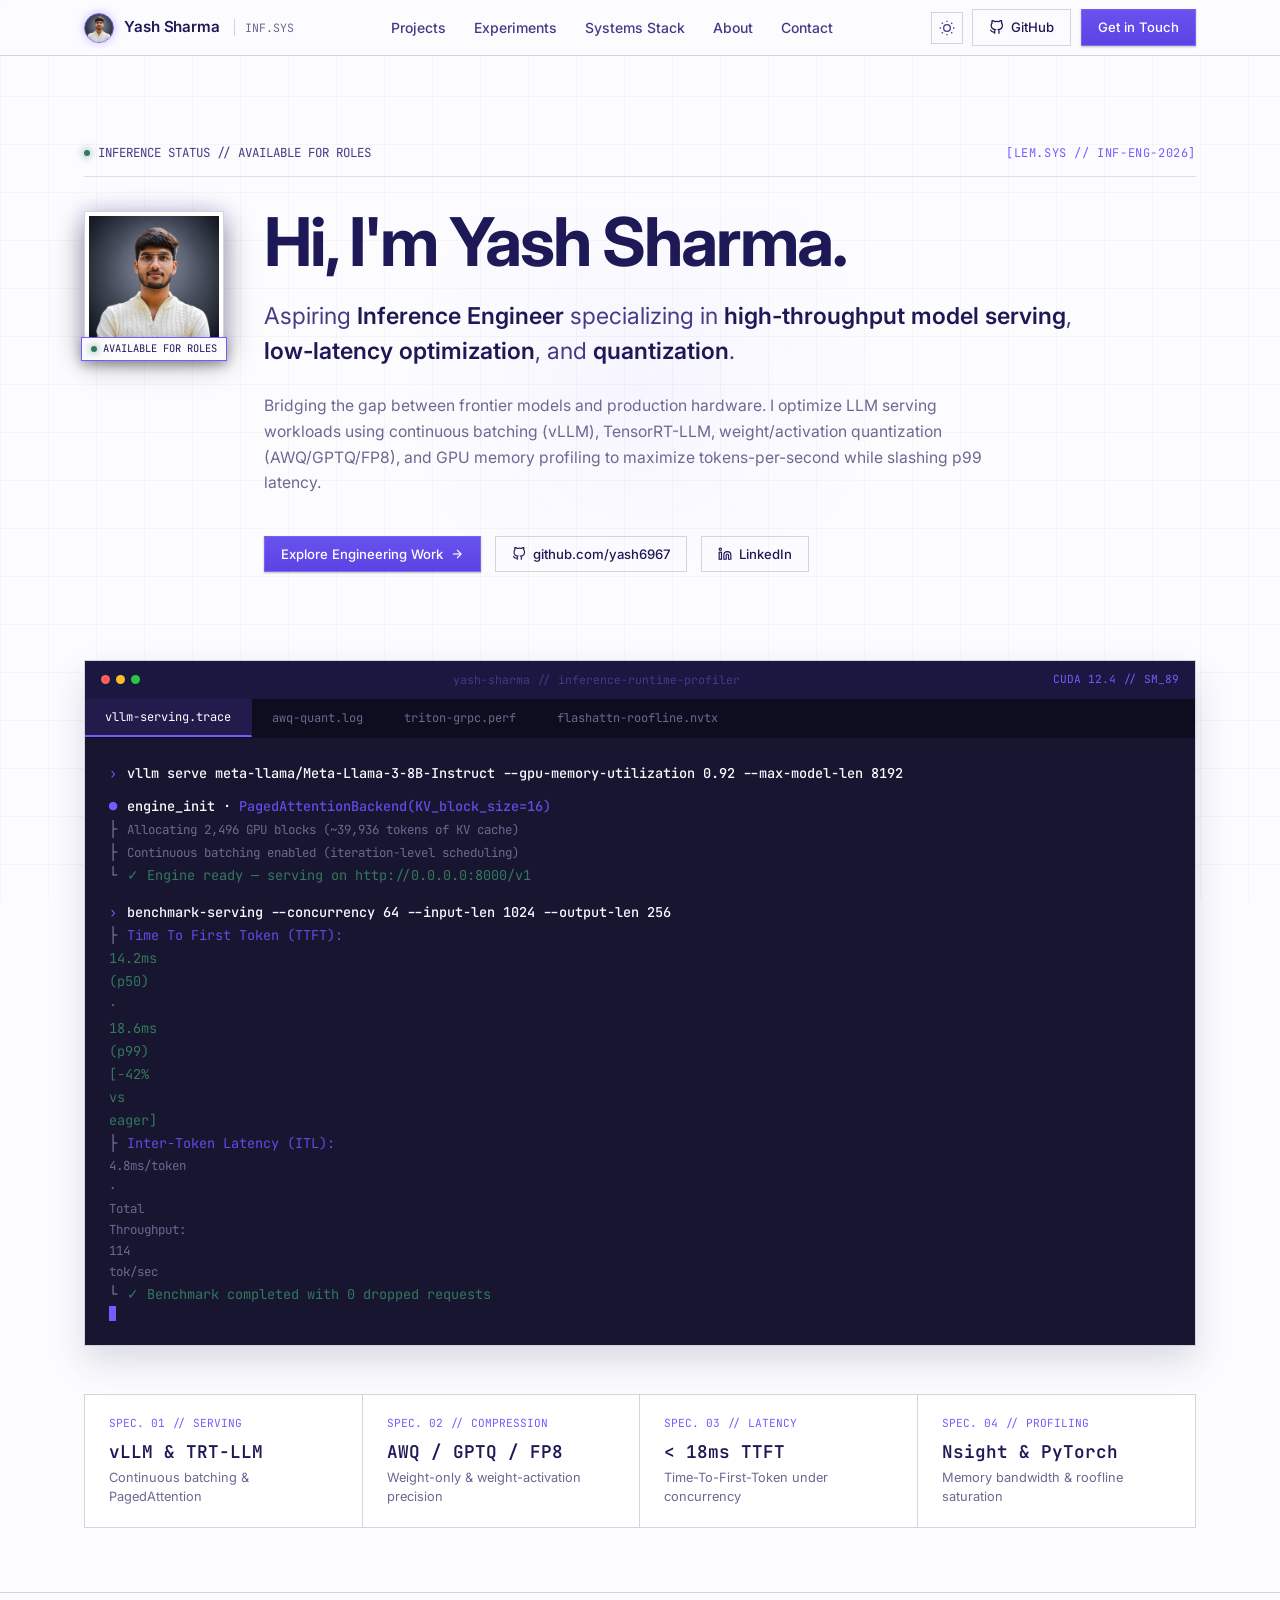
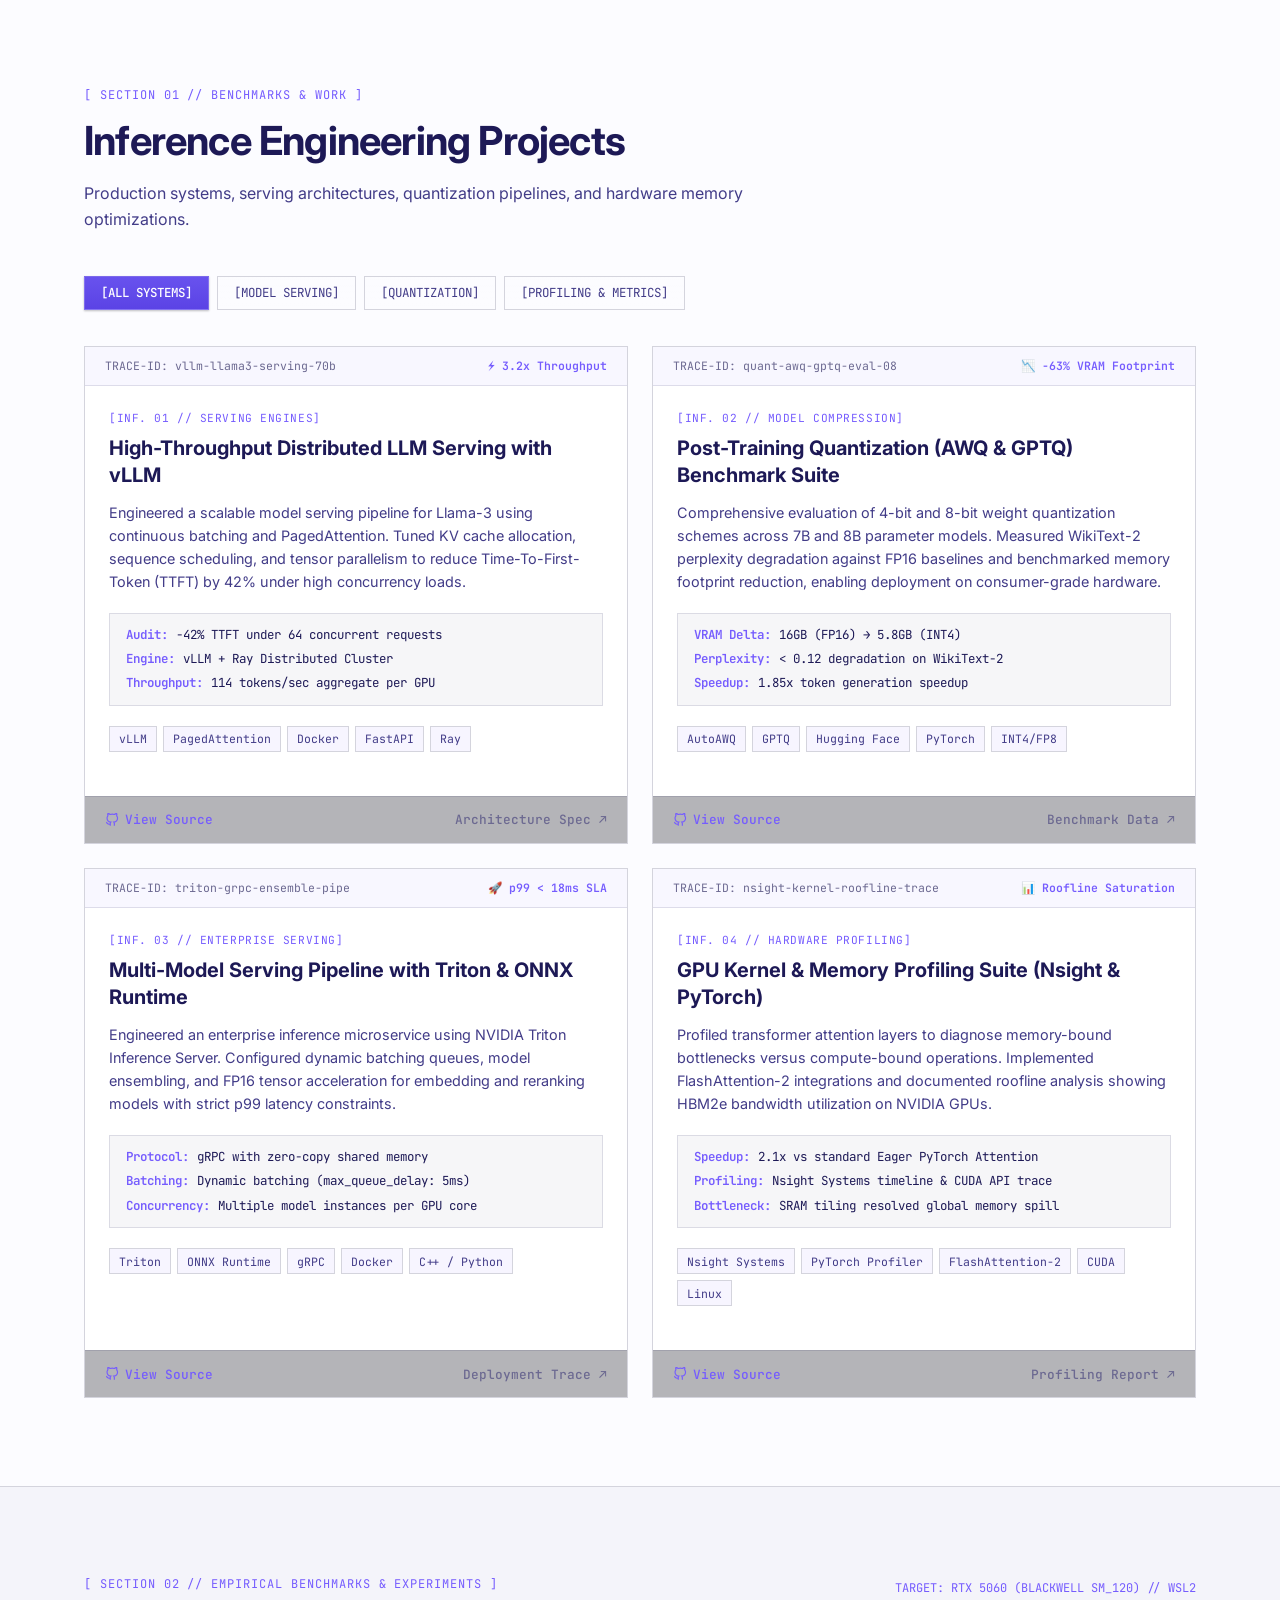
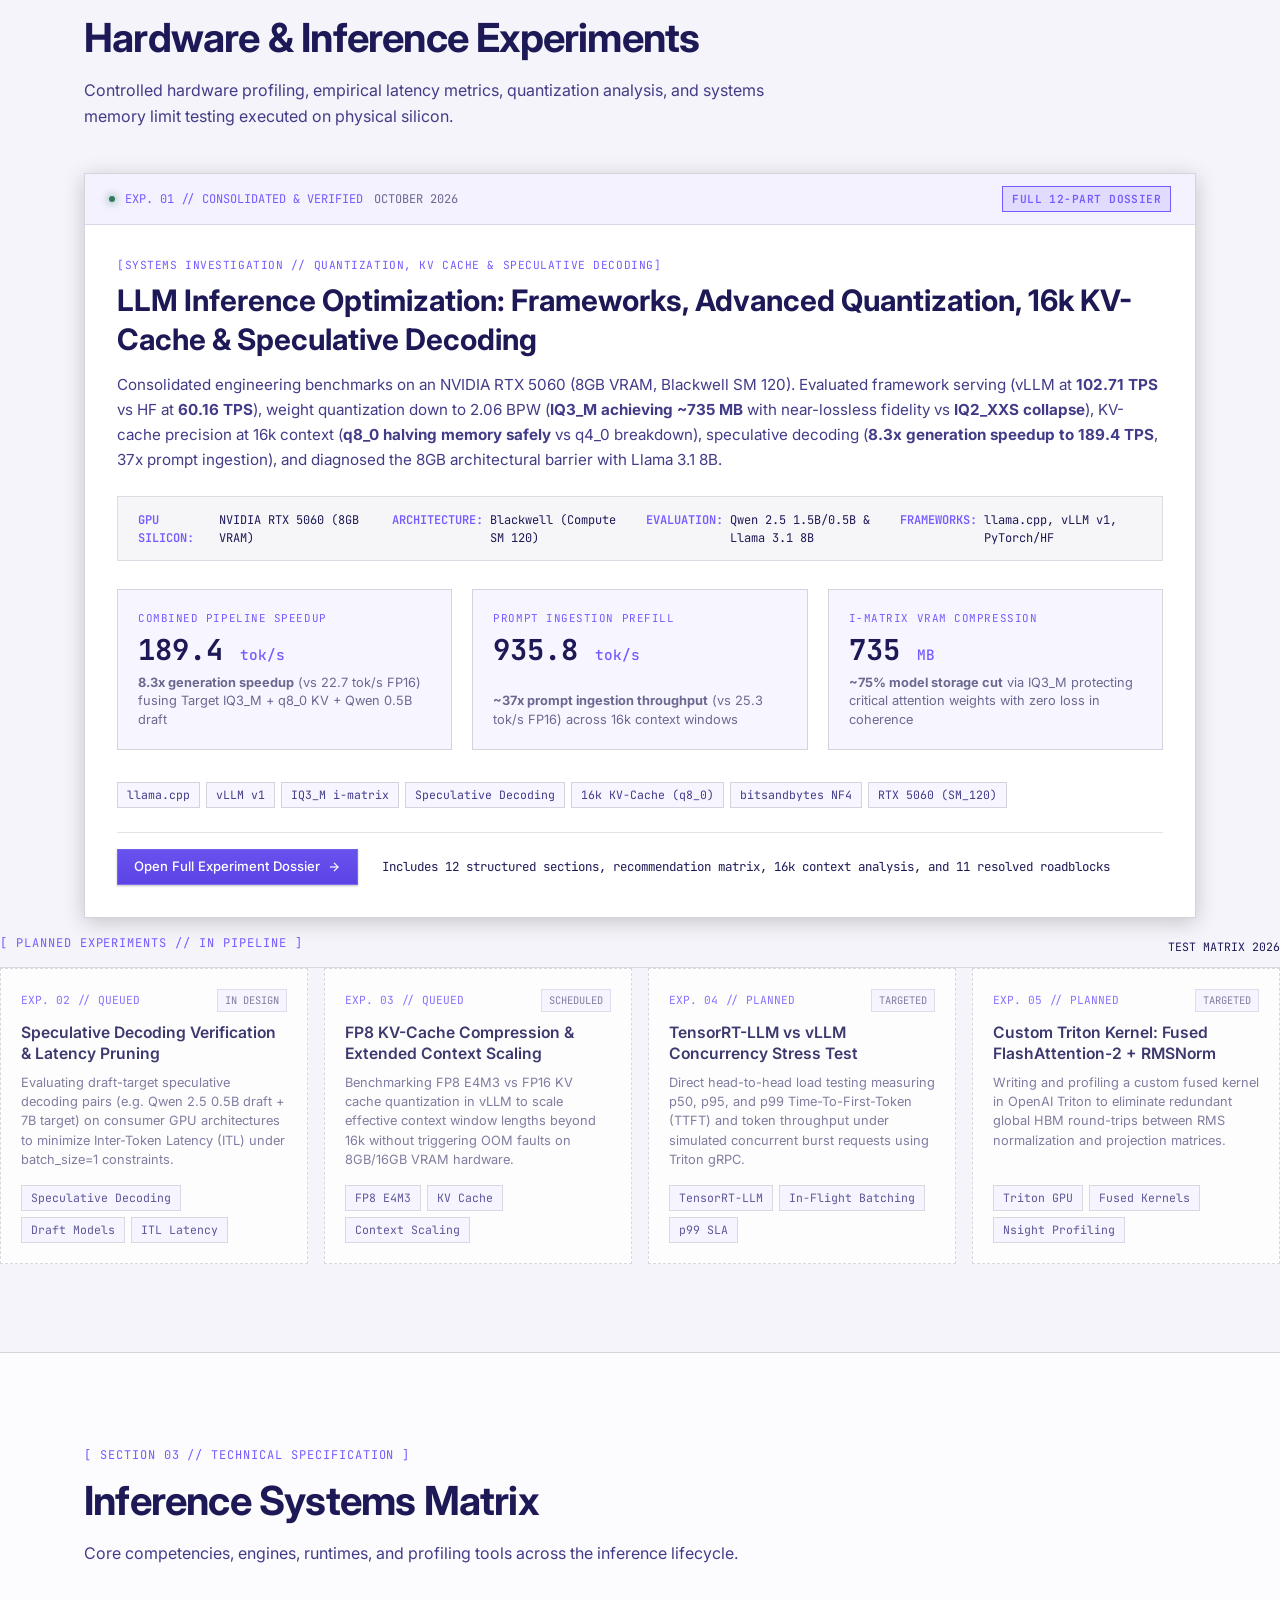
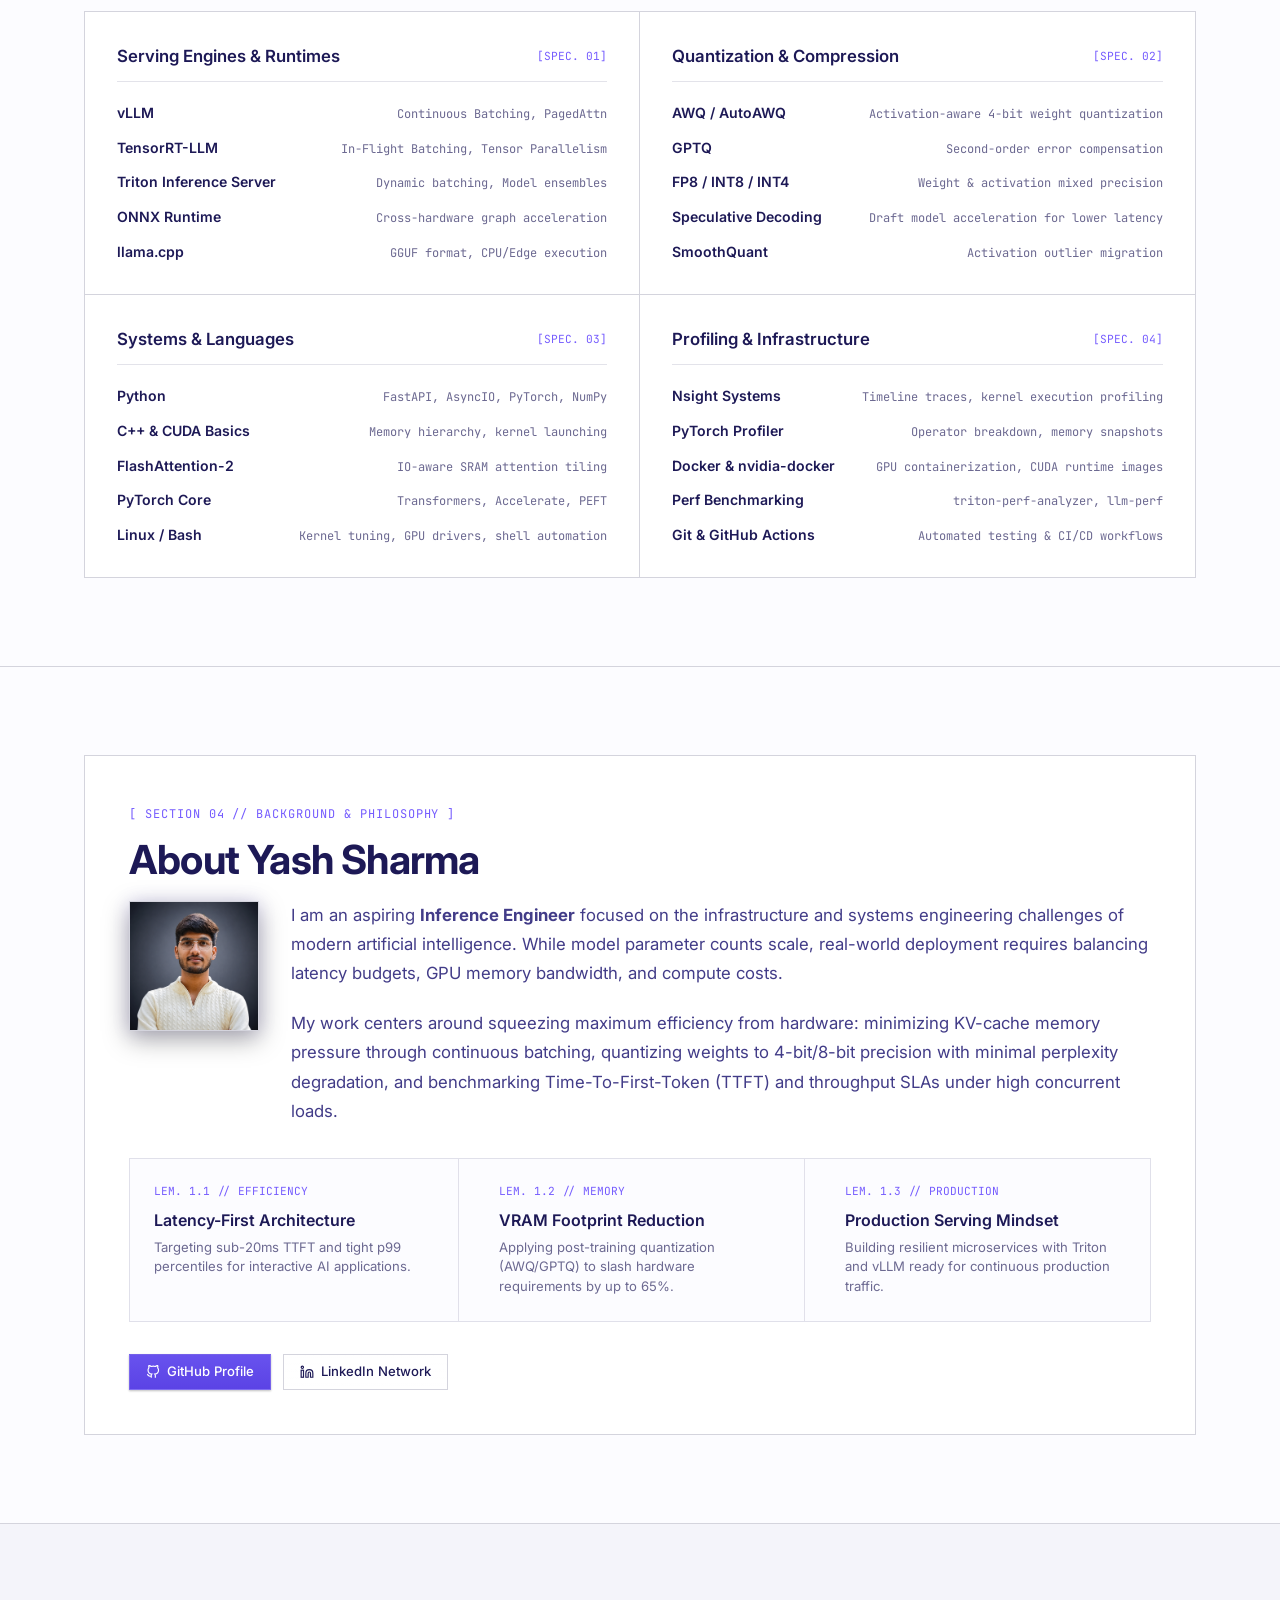
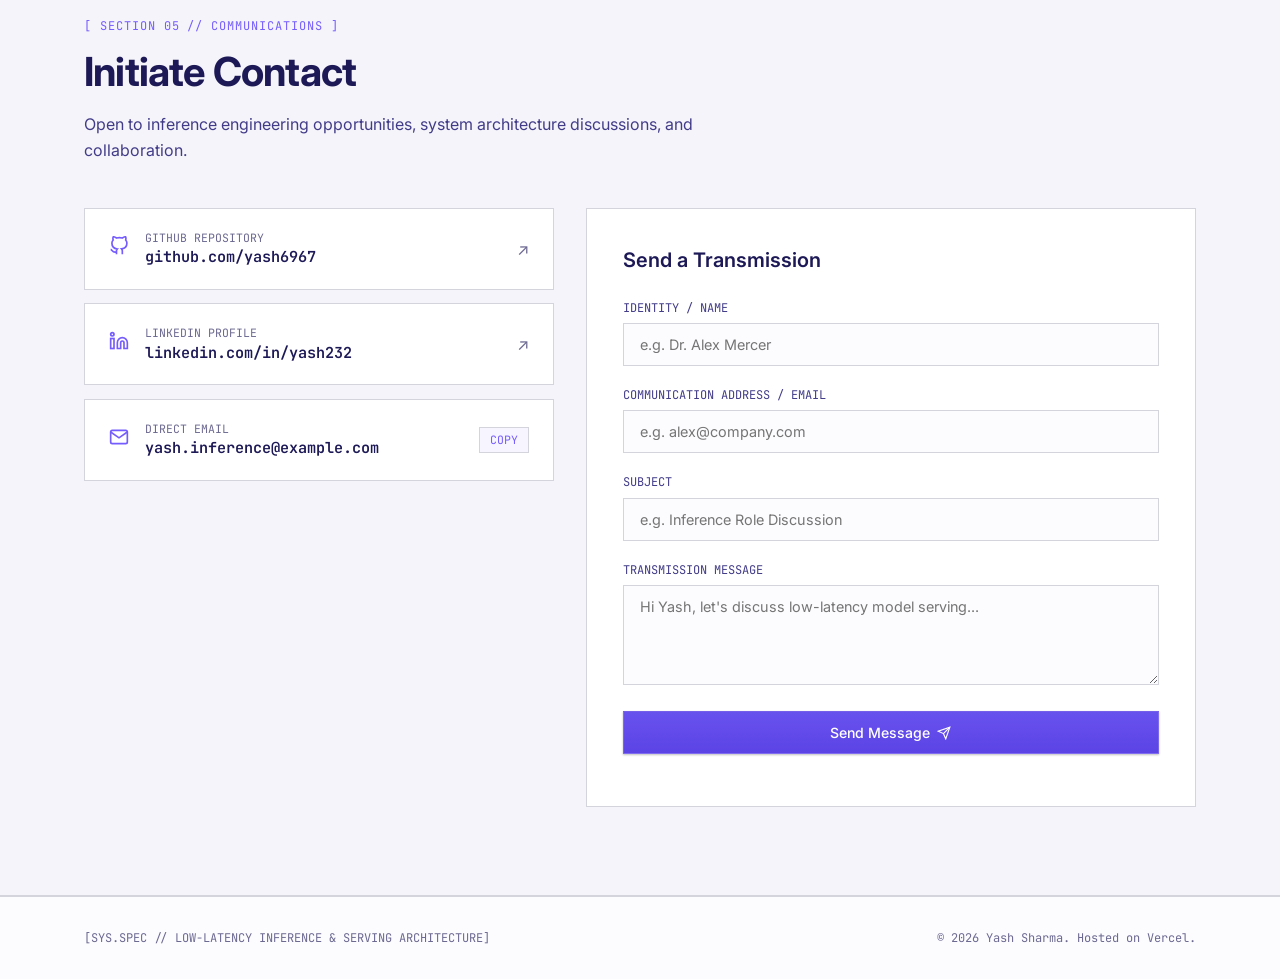
<file: index.html>
<!DOCTYPE html>
<html lang="en" data-theme="dark">
<head>
  <meta charset="UTF-8">
  <meta name="viewport" content="width=device-width, initial-scale=1.0">
  <title>Yash Sharma | Inference & AI Systems Engineer</title>
  <meta name="description" content="Portfolio of Yash Sharma - Aspiring Inference Engineer specializing in high-throughput model serving, quantization (AWQ/GPTQ), and low-latency systems.">
  
  <!-- Favicon -->
  <link rel="icon" href="data:image/svg+xml,<svg xmlns=%22http://www.w3.org/2000/svg%22 viewBox=%220 0 24 24%22 fill=%22none%22 stroke=%22%23755CFE%22 stroke-width=%222%22><polygon points=%2213 2 3 14 12 14 11 22 21 10 12 10 13 2%22/></svg>">
  
  <!-- Fonts -->
  <link rel="preconnect" href="https://fonts.googleapis.com">
  <link rel="preconnect" href="https://fonts.gstatic.com" crossorigin>
  <link href="https://fonts.googleapis.com/css2?family=Inter:wght@400;500;600;700&family=JetBrains+Mono:wght@400;500;600&display=swap" rel="stylesheet">
  
  <!-- Styles -->
  <link rel="stylesheet" href="style.css">
</head>
<body>

  <!-- Navigation (Lemma Style) -->
  <header class="navbar" id="navbar">
    <div class="nav-container">
      
      <div class="nav-brand">
        <a href="#hero" class="brand-avatar-link" title="Yash Sharma">
          <img src="images/profile_photo.png" alt="Yash Sharma" class="nav-avatar">
        </a>
        <a href="#hero" class="brand-title">Yash Sharma</a>
        <span class="brand-spec font-mono">INF.SYS</span>
      </div>

      <nav class="nav-links" id="nav-links">
        <a href="#projects" class="nav-link">Projects</a>
        <a href="#experiments" class="nav-link">Experiments</a>
        <a href="#skills" class="nav-link">Systems Stack</a>
        <a href="#about" class="nav-link">About</a>
        <a href="#contact" class="nav-link">Contact</a>
        <div class="mobile-nav-extras">
          <a href="https://github.com/yash6967/" target="_blank" rel="noopener noreferrer" class="btn-lemma">
            <svg viewBox="0 0 24 24" width="15" height="15" stroke="currentColor" stroke-width="2" fill="none"><path d="M9 19c-5 1.5-5-2.5-7-3m14 6v-3.87a3.37 3.37 0 0 0-.94-2.61c3.14-.35 6.44-1.54 6.44-7A5.44 5.44 0 0 0 20 4.77 5.07 5.07 0 0 0 19.91 1S18.73.65 16 2.48a13.38 13.38 0 0 0-7 0C6.27.65 5.09 1 5.09 1A5.07 5.07 0 0 0 5 4.77a5.44 5.44 0 0 0-1.5 3.78c0 5.42 3.3 6.61 6.44 7A3.37 3.37 0 0 0 9 18.13V22"></path></svg>
            <span>GitHub (yash6967)</span>
          </a>
          <a href="#contact" class="btn-lemma btn-lemma-primary">
            <span>Get in Touch</span>
          </a>
        </div>
      </nav>

      <div class="nav-actions">
        <button id="theme-toggle" class="theme-btn" aria-label="Toggle theme" title="Toggle Theme">
          <svg class="sun-icon" viewBox="0 0 24 24" width="16" height="16" stroke="currentColor" stroke-width="2" fill="none">
            <circle cx="12" cy="12" r="5"></circle>
            <line x1="12" y1="1" x2="12" y2="3"></line>
            <line x1="12" y1="21" x2="12" y2="23"></line>
            <line x1="4.22" y1="4.22" x2="5.64" y2="5.64"></line>
            <line x1="18.36" y1="18.36" x2="19.78" y2="19.78"></line>
            <line x1="1" y1="12" x2="3" y2="12"></line>
            <line x1="21" y1="12" x2="23" y2="12"></line>
            <line x1="4.22" y1="19.78" x2="5.64" y2="18.36"></line>
            <line x1="18.36" y1="5.64" x2="19.78" y2="4.22"></line>
          </svg>
          <svg class="moon-icon" viewBox="0 0 24 24" width="16" height="16" stroke="currentColor" stroke-width="2" fill="none">
            <path d="M21 12.79A9 9 0 1 1 11.21 3 7 7 0 0 0 21 12.79z"></path>
          </svg>
        </button>

        <a href="https://github.com/yash6967/" target="_blank" rel="noopener noreferrer" class="btn-lemma btn-nav-github" title="GitHub">
          <svg viewBox="0 0 24 24" width="15" height="15" stroke="currentColor" stroke-width="2" fill="none"><path d="M9 19c-5 1.5-5-2.5-7-3m14 6v-3.87a3.37 3.37 0 0 0-.94-2.61c3.14-.35 6.44-1.54 6.44-7A5.44 5.44 0 0 0 20 4.77 5.07 5.07 0 0 0 19.91 1S18.73.65 16 2.48a13.38 13.38 0 0 0-7 0C6.27.65 5.09 1 5.09 1A5.07 5.07 0 0 0 5 4.77a5.44 5.44 0 0 0-1.5 3.78c0 5.42 3.3 6.61 6.44 7A3.37 3.37 0 0 0 9 18.13V22"></path></svg>
          <span>GitHub</span>
        </a>

        <a href="#contact" class="btn-lemma btn-lemma-primary btn-nav-contact">
          <span>Get in Touch</span>
        </a>

        <button class="mobile-toggle" id="mobile-toggle" aria-label="Toggle Mobile Menu">
          <span></span>
          <span></span>
          <span></span>
        </button>
      </div>

    </div>
  </header>

  <main>
    <!-- Hero Section -->
    <section class="hero-section" id="hero">
      <div class="hero-glow"></div>
      <div class="container">
        
        <div class="hero-header-box">
          <div class="status-indicator">
            <span class="pulse-dot"></span>
            <span>INFERENCE STATUS // AVAILABLE FOR ROLES</span>
          </div>
          <div class="hero-coords font-mono">[LEM.SYS // INF-ENG-2026]</div>
        </div>

        <div class="hero-intro-layout">

          <!-- Profile Photo -->
          <div class="hero-avatar-wrapper">
            <div class="hero-avatar-frame">
              <img src="images/profile_photo.png" alt="Yash Sharma — Inference Engineer" class="hero-avatar-img">
              <div class="hero-avatar-spec-badge font-mono">
                <span class="pulse-dot"></span>
                <span>AVAILABLE FOR ROLES</span>
              </div>
            </div>
          </div>

          <!-- Intro Text -->
          <div class="hero-intro-text">
            <h1 class="hero-title">
              Hi, I'm <span class="hero-gradient">Yash Sharma</span>.
            </h1>
            
            <p class="hero-subhead">
              Aspiring <strong>Inference Engineer</strong> specializing in 
              <strong>high-throughput model serving</strong>, 
              <strong>low-latency optimization</strong>, and <strong>quantization</strong>.
            </p>

            <p class="hero-narrative">
              Bridging the gap between frontier models and production hardware. I optimize LLM serving workloads using continuous batching (vLLM), TensorRT-LLM, weight/activation quantization (AWQ/GPTQ/FP8), and GPU memory profiling to maximize tokens-per-second while slashing p99 latency.
            </p>

            <div class="hero-actions">
              <a href="#projects" class="btn-lemma btn-lemma-primary">
                <span>Explore Engineering Work</span>
                <svg viewBox="0 0 24 24" width="14" height="14" stroke="currentColor" stroke-width="2" fill="none"><line x1="5" y1="12" x2="19" y2="12"></line><polyline points="12 5 19 12 12 19"></polyline></svg>
              </a>
              <a href="https://github.com/yash6967/" target="_blank" rel="noopener noreferrer" class="btn-lemma">
                <svg viewBox="0 0 24 24" width="14" height="14" stroke="currentColor" stroke-width="2" fill="none"><path d="M9 19c-5 1.5-5-2.5-7-3m14 6v-3.87a3.37 3.37 0 0 0-.94-2.61c3.14-.35 6.44-1.54 6.44-7A5.44 5.44 0 0 0 20 4.77 5.07 5.07 0 0 0 19.91 1S18.73.65 16 2.48a13.38 13.38 0 0 0-7 0C6.27.65 5.09 1 5.09 1A5.07 5.07 0 0 0 5 4.77a5.44 5.44 0 0 0-1.5 3.78c0 5.42 3.3 6.61 6.44 7A3.37 3.37 0 0 0 9 18.13V22"></path></svg>
                <span>github.com/yash6967</span>
              </a>
              <a href="https://www.linkedin.com/in/yash232/" target="_blank" rel="noopener noreferrer" class="btn-lemma">
                <svg viewBox="0 0 24 24" width="14" height="14" stroke="currentColor" stroke-width="2" fill="none"><path d="M16 8a6 6 0 0 1 6 6v7h-4v-7a2 2 0 0 0-2-2 2 2 0 0 0-2 2v7h-4v-7a6 6 0 0 1 6-6z"></path><rect x="2" y="9" width="4" height="12"></rect><circle cx="4" cy="4" r="2"></circle></svg>
                <span>LinkedIn</span>
              </a>
            </div>
          </div>

        </div>

        <!-- Interactive Lemma-Style Terminal / Trace Inspector -->
        <div class="terminal-window">
          <div class="terminal-header">
            <div class="terminal-dots">
              <span class="dot dot-red"></span>
              <span class="dot dot-yellow"></span>
              <span class="dot dot-green"></span>
            </div>
            <div class="terminal-title">yash-sharma // inference-runtime-profiler</div>
            <div class="font-mono text-purple" style="font-size: 0.7rem;">CUDA 12.4 // SM_89</div>
          </div>

          <div class="terminal-nav" id="terminal-nav">
            <button class="term-tab active" data-tab="vllm">vllm-serving.trace</button>
            <button class="term-tab" data-tab="awq">awq-quant.log</button>
            <button class="term-tab" data-tab="triton">triton-grpc.perf</button>
            <button class="term-tab" data-tab="flash">flashattn-roofline.nvtx</button>
          </div>

          <div class="terminal-body" id="terminal-content">
            <!-- Dynamic Tab Content filled by JS -->
          </div>
        </div>

        <!-- Lemma-Style Metrics Strip -->
        <div class="stats-table-grid">
          <div class="stats-cell">
            <span class="stats-cell-tag">SPEC. 01 // SERVING</span>
            <div class="stats-cell-val">vLLM & TRT-LLM</div>
            <div class="stats-cell-label">Continuous batching & PagedAttention</div>
          </div>
          <div class="stats-cell">
            <span class="stats-cell-tag">SPEC. 02 // COMPRESSION</span>
            <div class="stats-cell-val">AWQ / GPTQ / FP8</div>
            <div class="stats-cell-label">Weight-only & weight-activation precision</div>
          </div>
          <div class="stats-cell">
            <span class="stats-cell-tag">SPEC. 03 // LATENCY</span>
            <div class="stats-cell-val">&lt; 18ms TTFT</div>
            <div class="stats-cell-label">Time-To-First-Token under concurrency</div>
          </div>
          <div class="stats-cell">
            <span class="stats-cell-tag">SPEC. 04 // PROFILING</span>
            <div class="stats-cell-val">Nsight & PyTorch</div>
            <div class="stats-cell-label">Memory bandwidth & roofline saturation</div>
          </div>
        </div>

      </div>
    </section>

    <!-- Projects Section (Front & Center) -->
    <section class="section" id="projects">
      <div class="container">
        
        <div class="section-header">
          <span class="section-tag">[ SECTION 01 // BENCHMARKS & WORK ]</span>
          <h2 class="section-title">Inference Engineering Projects</h2>
          <p class="section-desc">
            Production systems, serving architectures, quantization pipelines, and hardware memory optimizations.
          </p>
        </div>

        <!-- Filter Bar -->
        <div class="filter-bar">
          <button class="filter-btn active" data-filter="all">[ALL SYSTEMS]</button>
          <button class="filter-btn" data-filter="serving">[MODEL SERVING]</button>
          <button class="filter-btn" data-filter="quantization">[QUANTIZATION]</button>
          <button class="filter-btn" data-filter="benchmarking">[PROFILING & METRICS]</button>
        </div>

        <!-- Projects Grid -->
        <div class="projects-grid" id="projects-grid">

          <!-- Project 1 -->
          <article class="project-card" data-category="serving">
            <div class="project-topbar">
              <span class="trace-id">TRACE-ID: vllm-llama3-serving-70b</span>
              <span class="trace-metric">⚡ 3.2x Throughput</span>
            </div>
            <div class="project-content">
              <span class="project-cat-tag">[INF. 01 // SERVING ENGINES]</span>
              <h3 class="project-title">High-Throughput Distributed LLM Serving with vLLM</h3>
              <p class="project-desc">
                Engineered a scalable model serving pipeline for Llama-3 using continuous batching and PagedAttention. Tuned KV cache allocation, sequence scheduling, and tensor parallelism to reduce Time-To-First-Token (TTFT) by 42% under high concurrency loads.
              </p>
              
              <div class="project-audit-box">
                <div class="audit-row"><span class="audit-label">Audit:</span> <span class="audit-val">-42% TTFT under 64 concurrent requests</span></div>
                <div class="audit-row"><span class="audit-label">Engine:</span> <span class="audit-val">vLLM + Ray Distributed Cluster</span></div>
                <div class="audit-row"><span class="audit-label">Throughput:</span> <span class="audit-val">114 tokens/sec aggregate per GPU</span></div>
              </div>

              <div class="tech-tags">
                <span class="tag">vLLM</span>
                <span class="tag">PagedAttention</span>
                <span class="tag">Docker</span>
                <span class="tag">FastAPI</span>
                <span class="tag">Ray</span>
              </div>
            </div>
            <div class="project-footer">
              <a href="https://github.com/yash6967/" target="_blank" rel="noopener noreferrer" class="card-link">
                <svg viewBox="0 0 24 24" width="14" height="14" stroke="currentColor" stroke-width="2" fill="none"><path d="M9 19c-5 1.5-5-2.5-7-3m14 6v-3.87a3.37 3.37 0 0 0-.94-2.61c3.14-.35 6.44-1.54 6.44-7A5.44 5.44 0 0 0 20 4.77 5.07 5.07 0 0 0 19.91 1S18.73.65 16 2.48a13.38 13.38 0 0 0-7 0C6.27.65 5.09 1 5.09 1A5.07 5.07 0 0 0 5 4.77a5.44 5.44 0 0 0-1.5 3.78c0 5.42 3.3 6.61 6.44 7A3.37 3.37 0 0 0 9 18.13V22"></path></svg>
                <span>View Source</span>
              </a>
              <a href="#contact" class="card-link secondary">
                <span>Architecture Spec ↗</span>
              </a>
            </div>
          </article>

          <!-- Project 2 -->
          <article class="project-card" data-category="quantization">
            <div class="project-topbar">
              <span class="trace-id">TRACE-ID: quant-awq-gptq-eval-08</span>
              <span class="trace-metric">📉 -63% VRAM Footprint</span>
            </div>
            <div class="project-content">
              <span class="project-cat-tag">[INF. 02 // MODEL COMPRESSION]</span>
              <h3 class="project-title">Post-Training Quantization (AWQ & GPTQ) Benchmark Suite</h3>
              <p class="project-desc">
                Comprehensive evaluation of 4-bit and 8-bit weight quantization schemes across 7B and 8B parameter models. Measured WikiText-2 perplexity degradation against FP16 baselines and benchmarked memory footprint reduction, enabling deployment on consumer-grade hardware.
              </p>
              
              <div class="project-audit-box">
                <div class="audit-row"><span class="audit-label">VRAM Delta:</span> <span class="audit-val">16GB (FP16) → 5.8GB (INT4)</span></div>
                <div class="audit-row"><span class="audit-label">Perplexity:</span> <span class="audit-val">&lt; 0.12 degradation on WikiText-2</span></div>
                <div class="audit-row"><span class="audit-label">Speedup:</span> <span class="audit-val">1.85x token generation speedup</span></div>
              </div>

              <div class="tech-tags">
                <span class="tag">AutoAWQ</span>
                <span class="tag">GPTQ</span>
                <span class="tag">Hugging Face</span>
                <span class="tag">PyTorch</span>
                <span class="tag">INT4/FP8</span>
              </div>
            </div>
            <div class="project-footer">
              <a href="https://github.com/yash6967/" target="_blank" rel="noopener noreferrer" class="card-link">
                <svg viewBox="0 0 24 24" width="14" height="14" stroke="currentColor" stroke-width="2" fill="none"><path d="M9 19c-5 1.5-5-2.5-7-3m14 6v-3.87a3.37 3.37 0 0 0-.94-2.61c3.14-.35 6.44-1.54 6.44-7A5.44 5.44 0 0 0 20 4.77 5.07 5.07 0 0 0 19.91 1S18.73.65 16 2.48a13.38 13.38 0 0 0-7 0C6.27.65 5.09 1 5.09 1A5.07 5.07 0 0 0 5 4.77a5.44 5.44 0 0 0-1.5 3.78c0 5.42 3.3 6.61 6.44 7A3.37 3.37 0 0 0 9 18.13V22"></path></svg>
                <span>View Source</span>
              </a>
              <a href="#contact" class="card-link secondary">
                <span>Benchmark Data ↗</span>
              </a>
            </div>
          </article>

          <!-- Project 3 -->
          <article class="project-card" data-category="serving">
            <div class="project-topbar">
              <span class="trace-id">TRACE-ID: triton-grpc-ensemble-pipe</span>
              <span class="trace-metric">🚀 p99 &lt; 18ms SLA</span>
            </div>
            <div class="project-content">
              <span class="project-cat-tag">[INF. 03 // ENTERPRISE SERVING]</span>
              <h3 class="project-title">Multi-Model Serving Pipeline with Triton & ONNX Runtime</h3>
              <p class="project-desc">
                Engineered an enterprise inference microservice using NVIDIA Triton Inference Server. Configured dynamic batching queues, model ensembling, and FP16 tensor acceleration for embedding and reranking models with strict p99 latency constraints.
              </p>
              
              <div class="project-audit-box">
                <div class="audit-row"><span class="audit-label">Protocol:</span> <span class="audit-val">gRPC with zero-copy shared memory</span></div>
                <div class="audit-row"><span class="audit-label">Batching:</span> <span class="audit-val">Dynamic batching (max_queue_delay: 5ms)</span></div>
                <div class="audit-row"><span class="audit-label">Concurrency:</span> <span class="audit-val">Multiple model instances per GPU core</span></div>
              </div>

              <div class="tech-tags">
                <span class="tag">Triton</span>
                <span class="tag">ONNX Runtime</span>
                <span class="tag">gRPC</span>
                <span class="tag">Docker</span>
                <span class="tag">C++ / Python</span>
              </div>
            </div>
            <div class="project-footer">
              <a href="https://github.com/yash6967/" target="_blank" rel="noopener noreferrer" class="card-link">
                <svg viewBox="0 0 24 24" width="14" height="14" stroke="currentColor" stroke-width="2" fill="none"><path d="M9 19c-5 1.5-5-2.5-7-3m14 6v-3.87a3.37 3.37 0 0 0-.94-2.61c3.14-.35 6.44-1.54 6.44-7A5.44 5.44 0 0 0 20 4.77 5.07 5.07 0 0 0 19.91 1S18.73.65 16 2.48a13.38 13.38 0 0 0-7 0C6.27.65 5.09 1 5.09 1A5.07 5.07 0 0 0 5 4.77a5.44 5.44 0 0 0-1.5 3.78c0 5.42 3.3 6.61 6.44 7A3.37 3.37 0 0 0 9 18.13V22"></path></svg>
                <span>View Source</span>
              </a>
              <a href="#contact" class="card-link secondary">
                <span>Deployment Trace ↗</span>
              </a>
            </div>
          </article>

          <!-- Project 4 -->
          <article class="project-card" data-category="benchmarking">
            <div class="project-topbar">
              <span class="trace-id">TRACE-ID: nsight-kernel-roofline-trace</span>
              <span class="trace-metric">📊 Roofline Saturation</span>
            </div>
            <div class="project-content">
              <span class="project-cat-tag">[INF. 04 // HARDWARE PROFILING]</span>
              <h3 class="project-title">GPU Kernel & Memory Profiling Suite (Nsight & PyTorch)</h3>
              <p class="project-desc">
                Profiled transformer attention layers to diagnose memory-bound bottlenecks versus compute-bound operations. Implemented FlashAttention-2 integrations and documented roofline analysis showing HBM2e bandwidth utilization on NVIDIA GPUs.
              </p>
              
              <div class="project-audit-box">
                <div class="audit-row"><span class="audit-label">Speedup:</span> <span class="audit-val">2.1x vs standard Eager PyTorch Attention</span></div>
                <div class="audit-row"><span class="audit-label">Profiling:</span> <span class="audit-val">Nsight Systems timeline & CUDA API trace</span></div>
                <div class="audit-row"><span class="audit-label">Bottleneck:</span> <span class="audit-val">SRAM tiling resolved global memory spill</span></div>
              </div>

              <div class="tech-tags">
                <span class="tag">Nsight Systems</span>
                <span class="tag">PyTorch Profiler</span>
                <span class="tag">FlashAttention-2</span>
                <span class="tag">CUDA</span>
                <span class="tag">Linux</span>
              </div>
            </div>
            <div class="project-footer">
              <a href="https://github.com/yash6967/" target="_blank" rel="noopener noreferrer" class="card-link">
                <svg viewBox="0 0 24 24" width="14" height="14" stroke="currentColor" stroke-width="2" fill="none"><path d="M9 19c-5 1.5-5-2.5-7-3m14 6v-3.87a3.37 3.37 0 0 0-.94-2.61c3.14-.35 6.44-1.54 6.44-7A5.44 5.44 0 0 0 20 4.77 5.07 5.07 0 0 0 19.91 1S18.73.65 16 2.48a13.38 13.38 0 0 0-7 0C6.27.65 5.09 1 5.09 1A5.07 5.07 0 0 0 5 4.77a5.44 5.44 0 0 0-1.5 3.78c0 5.42 3.3 6.61 6.44 7A3.37 3.37 0 0 0 9 18.13V22"></path></svg>
                <span>View Source</span>
              </a>
              <a href="#contact" class="card-link secondary">
                <span>Profiling Report ↗</span>
              </a>
            </div>
          </article>

        </div>

      </div>
    </section>

    <!-- Experiments Section -->
    <section class="section section-alt" id="experiments">
      <div class="container">
        
        <div class="section-header">
          <div style="display: flex; align-items: center; justify-content: space-between; flex-wrap: wrap; gap: 0.5rem; margin-bottom: 0.45rem;">
            <span class="section-tag">[ SECTION 02 // EMPIRICAL BENCHMARKS & EXPERIMENTS ]</span>
            <span class="font-mono text-purple" style="font-size: 0.75rem;">TARGET: RTX 5060 (BLACKWELL SM_120) // WSL2</span>
          </div>
          <h2 class="section-title">Hardware & Inference Experiments</h2>
          <p class="section-desc">
            Controlled hardware profiling, empirical latency metrics, quantization analysis, and systems memory limit testing executed on physical silicon.
          </p>
        </div>

        <div class="experiments-catalog">
          
          <!-- Experiment 1: Active & Live Featured Card -->
          <article class="experiment-card-featured">
            <div class="exp-featured-topbar">
              <div class="exp-id-box">
                <span class="pulse-dot"></span>
                <span class="font-mono text-purple font-bold">EXP. 01 // CONSOLIDATED & VERIFIED</span>
                <span class="exp-date font-mono">OCTOBER 2026</span>
              </div>
              <div class="exp-badge font-mono">
                <span>FULL 12-PART DOSSIER</span>
              </div>
            </div>

            <div class="exp-featured-body">
              <div class="exp-header-meta">
                <span class="project-cat-tag">[SYSTEMS INVESTIGATION // QUANTIZATION, KV CACHE & SPECULATIVE DECODING]</span>
                <h3 class="exp-featured-title">
                  LLM Inference Optimization: Frameworks, Advanced Quantization, 16k KV-Cache & Speculative Decoding
                </h3>
                <p class="exp-featured-summary">
                  Consolidated engineering benchmarks on an NVIDIA RTX 5060 (8GB VRAM, Blackwell SM 120). Evaluated framework serving (vLLM at <strong>102.71 TPS</strong> vs HF at <strong>60.16 TPS</strong>), weight quantization down to 2.06 BPW (<strong>IQ3_M achieving ~735 MB</strong> with near-lossless fidelity vs <strong>IQ2_XXS collapse</strong>), KV-cache precision at 16k context (<strong>q8_0 halving memory safely</strong> vs q4_0 breakdown), speculative decoding (<strong>8.3x generation speedup to 189.4 TPS</strong>, 37x prompt ingestion), and diagnosed the 8GB architectural barrier with Llama 3.1 8B.
                </p>
              </div>

              <!-- Hardware Telemetry Bar -->
              <div class="exp-telemetry-strip font-mono">
                <div class="telemetry-item">
                  <span class="telemetry-k">GPU SILICON:</span>
                  <span class="telemetry-v">NVIDIA RTX 5060 (8GB VRAM)</span>
                </div>
                <div class="telemetry-item">
                  <span class="telemetry-k">ARCHITECTURE:</span>
                  <span class="telemetry-v">Blackwell (Compute SM 120)</span>
                </div>
                <div class="telemetry-item">
                  <span class="telemetry-k">EVALUATION:</span>
                  <span class="telemetry-v">Qwen 2.5 1.5B/0.5B & Llama 3.1 8B</span>
                </div>
                <div class="telemetry-item">
                  <span class="telemetry-k">FRAMEWORKS:</span>
                  <span class="telemetry-v">llama.cpp, vLLM v1, PyTorch/HF</span>
                </div>
              </div>

              <!-- Key Metrics Grid -->
              <div class="exp-metrics-grid">
                <div class="exp-metric-cell">
                  <span class="exp-metric-label">COMBINED PIPELINE SPEEDUP</span>
                  <div class="exp-metric-num">189.4 <span class="unit">tok/s</span></div>
                  <div class="exp-metric-sub"><strong>8.3x generation speedup</strong> (vs 22.7 tok/s FP16) fusing Target IQ3_M + q8_0 KV + Qwen 0.5B draft</div>
                </div>

                <div class="exp-metric-cell">
                  <span class="exp-metric-label">PROMPT INGESTION PREFILL</span>
                  <div class="exp-metric-num">935.8 <span class="unit">tok/s</span></div>
                  <div class="exp-metric-sub"><strong>~37x prompt ingestion throughput</strong> (vs 25.3 tok/s FP16) across 16k context windows</div>
                </div>

                <div class="exp-metric-cell">
                  <span class="exp-metric-label">I-MATRIX VRAM COMPRESSION</span>
                  <div class="exp-metric-num">735 <span class="unit">MB</span></div>
                  <div class="exp-metric-sub"><strong>~75% model storage cut</strong> via IQ3_M protecting critical attention weights with zero loss in coherence</div>
                </div>
              </div>

              <div class="tech-tags" style="margin-bottom: 1.5rem;">
                <span class="tag">llama.cpp</span>
                <span class="tag">vLLM v1</span>
                <span class="tag">IQ3_M i-matrix</span>
                <span class="tag">Speculative Decoding</span>
                <span class="tag">16k KV-Cache (q8_0)</span>
                <span class="tag">bitsandbytes NF4</span>
                <span class="tag">RTX 5060 (SM_120)</span>
              </div>

              <div class="exp-card-actions">
                <a href="experiment-1.html" class="btn-lemma btn-lemma-primary">
                  <span>Open Full Experiment Dossier</span>
                  <svg viewBox="0 0 24 24" width="14" height="14" stroke="currentColor" stroke-width="2" fill="none"><line x1="5" y1="12" x2="19" y2="12"></line><polyline points="12 5 19 12 12 19"></polyline></svg>
                </a>
                <span class="exp-read-time font-mono text-muted">
                  Includes 12 structured sections, recommendation matrix, 16k context analysis, and 11 resolved roadblocks
                </span>
              </div>
            </div>
          </article>
              </div>
            </div>
          </article>

          <!-- Pipeline & Upcoming Experiments Roadmap -->
          <div class="exp-roadmap-header">
            <span class="section-tag">[ PLANNED EXPERIMENTS // IN PIPELINE ]</span>
            <span class="font-mono text-muted" style="font-size: 0.72rem;">TEST MATRIX 2026</span>
          </div>

          <div class="upcoming-experiments-grid">
            
            <!-- Experiment 2 -->
            <div class="experiment-card-queued">
              <div class="exp-queued-topbar font-mono">
                <span class="queued-id">EXP. 02 // QUEUED</span>
                <span class="status-badge-queued">IN DESIGN</span>
              </div>
              <h4 class="queued-title">Speculative Decoding Verification & Latency Pruning</h4>
              <p class="queued-desc">
                Evaluating draft-target speculative decoding pairs (e.g. Qwen 2.5 0.5B draft + 7B target) on consumer GPU architectures to minimize Inter-Token Latency (ITL) under batch_size=1 constraints.
              </p>
              <div class="tech-tags" style="margin-bottom: 0;">
                <span class="tag">Speculative Decoding</span>
                <span class="tag">Draft Models</span>
                <span class="tag">ITL Latency</span>
              </div>
            </div>

            <!-- Experiment 3 -->
            <div class="experiment-card-queued">
              <div class="exp-queued-topbar font-mono">
                <span class="queued-id">EXP. 03 // QUEUED</span>
                <span class="status-badge-queued">SCHEDULED</span>
              </div>
              <h4 class="queued-title">FP8 KV-Cache Compression & Extended Context Scaling</h4>
              <p class="queued-desc">
                Benchmarking FP8 E4M3 vs FP16 KV cache quantization in vLLM to scale effective context window lengths beyond 16k without triggering OOM faults on 8GB/16GB VRAM hardware.
              </p>
              <div class="tech-tags" style="margin-bottom: 0;">
                <span class="tag">FP8 E4M3</span>
                <span class="tag">KV Cache</span>
                <span class="tag">Context Scaling</span>
              </div>
            </div>

            <!-- Experiment 4 -->
            <div class="experiment-card-queued">
              <div class="exp-queued-topbar font-mono">
                <span class="queued-id">EXP. 04 // PLANNED</span>
                <span class="status-badge-queued">TARGETED</span>
              </div>
              <h4 class="queued-title">TensorRT-LLM vs vLLM Concurrency Stress Test</h4>
              <p class="queued-desc">
                Direct head-to-head load testing measuring p50, p95, and p99 Time-To-First-Token (TTFT) and token throughput under simulated concurrent burst requests using Triton gRPC.
              </p>
              <div class="tech-tags" style="margin-bottom: 0;">
                <span class="tag">TensorRT-LLM</span>
                <span class="tag">In-Flight Batching</span>
                <span class="tag">p99 SLA</span>
              </div>
            </div>

            <!-- Experiment 5 -->
            <div class="experiment-card-queued">
              <div class="exp-queued-topbar font-mono">
                <span class="queued-id">EXP. 05 // PLANNED</span>
                <span class="status-badge-queued">TARGETED</span>
              </div>
              <h4 class="queued-title">Custom Triton Kernel: Fused FlashAttention-2 + RMSNorm</h4>
              <p class="queued-desc">
                Writing and profiling a custom fused kernel in OpenAI Triton to eliminate redundant global HBM round-trips between RMS normalization and projection matrices.
              </p>
              <div class="tech-tags" style="margin-bottom: 0;">
                <span class="tag">Triton GPU</span>
                <span class="tag">Fused Kernels</span>
                <span class="tag">Nsight Profiling</span>
              </div>
            </div>

          </div>

        </div>

      </div>
    </section>

    <!-- Skills Section (Lemma Matrix Layout) -->
    <section class="section" id="skills">
      <div class="container">
        
        <div class="section-header">
          <span class="section-tag">[ SECTION 03 // TECHNICAL SPECIFICATION ]</span>
          <h2 class="section-title">Inference Systems Matrix</h2>
          <p class="section-desc">
            Core competencies, engines, runtimes, and profiling tools across the inference lifecycle.
          </p>
        </div>

        <div class="skills-matrix">
          
          <!-- Cell 1 -->
          <div class="skill-matrix-cell">
            <div class="skill-cell-header">
              <h3 class="skill-cat-title">Serving Engines & Runtimes</h3>
              <span class="skill-index-tag">[SPEC. 01]</span>
            </div>
            <div class="skill-items-list">
              <div class="skill-item-row">
                <span class="skill-item-name">vLLM</span>
                <span class="skill-item-detail">Continuous Batching, PagedAttn</span>
              </div>
              <div class="skill-item-row">
                <span class="skill-item-name">TensorRT-LLM</span>
                <span class="skill-item-detail">In-Flight Batching, Tensor Parallelism</span>
              </div>
              <div class="skill-item-row">
                <span class="skill-item-name">Triton Inference Server</span>
                <span class="skill-item-detail">Dynamic batching, Model ensembles</span>
              </div>
              <div class="skill-item-row">
                <span class="skill-item-name">ONNX Runtime</span>
                <span class="skill-item-detail">Cross-hardware graph acceleration</span>
              </div>
              <div class="skill-item-row">
                <span class="skill-item-name">llama.cpp</span>
                <span class="skill-item-detail">GGUF format, CPU/Edge execution</span>
              </div>
            </div>
          </div>

          <!-- Cell 2 -->
          <div class="skill-matrix-cell">
            <div class="skill-cell-header">
              <h3 class="skill-cat-title">Quantization & Compression</h3>
              <span class="skill-index-tag">[SPEC. 02]</span>
            </div>
            <div class="skill-items-list">
              <div class="skill-item-row">
                <span class="skill-item-name">AWQ / AutoAWQ</span>
                <span class="skill-item-detail">Activation-aware 4-bit weight quantization</span>
              </div>
              <div class="skill-item-row">
                <span class="skill-item-name">GPTQ</span>
                <span class="skill-item-detail">Second-order error compensation</span>
              </div>
              <div class="skill-item-row">
                <span class="skill-item-name">FP8 / INT8 / INT4</span>
                <span class="skill-item-detail">Weight & activation mixed precision</span>
              </div>
              <div class="skill-item-row">
                <span class="skill-item-name">Speculative Decoding</span>
                <span class="skill-item-detail">Draft model acceleration for lower latency</span>
              </div>
              <div class="skill-item-row">
                <span class="skill-item-name">SmoothQuant</span>
                <span class="skill-item-detail">Activation outlier migration</span>
              </div>
            </div>
          </div>

          <!-- Cell 3 -->
          <div class="skill-matrix-cell">
            <div class="skill-cell-header">
              <h3 class="skill-cat-title">Systems & Languages</h3>
              <span class="skill-index-tag">[SPEC. 03]</span>
            </div>
            <div class="skill-items-list">
              <div class="skill-item-row">
                <span class="skill-item-name">Python</span>
                <span class="skill-item-detail">FastAPI, AsyncIO, PyTorch, NumPy</span>
              </div>
              <div class="skill-item-row">
                <span class="skill-item-name">C++ & CUDA Basics</span>
                <span class="skill-item-detail">Memory hierarchy, kernel launching</span>
              </div>
              <div class="skill-item-row">
                <span class="skill-item-name">FlashAttention-2</span>
                <span class="skill-item-detail">IO-aware SRAM attention tiling</span>
              </div>
              <div class="skill-item-row">
                <span class="skill-item-name">PyTorch Core</span>
                <span class="skill-item-detail">Transformers, Accelerate, PEFT</span>
              </div>
              <div class="skill-item-row">
                <span class="skill-item-name">Linux / Bash</span>
                <span class="skill-item-detail">Kernel tuning, GPU drivers, shell automation</span>
              </div>
            </div>
          </div>

          <!-- Cell 4 -->
          <div class="skill-matrix-cell">
            <div class="skill-cell-header">
              <h3 class="skill-cat-title">Profiling & Infrastructure</h3>
              <span class="skill-index-tag">[SPEC. 04]</span>
            </div>
            <div class="skill-items-list">
              <div class="skill-item-row">
                <span class="skill-item-name">Nsight Systems</span>
                <span class="skill-item-detail">Timeline traces, kernel execution profiling</span>
              </div>
              <div class="skill-item-row">
                <span class="skill-item-name">PyTorch Profiler</span>
                <span class="skill-item-detail">Operator breakdown, memory snapshots</span>
              </div>
              <div class="skill-item-row">
                <span class="skill-item-name">Docker & nvidia-docker</span>
                <span class="skill-item-detail">GPU containerization, CUDA runtime images</span>
              </div>
              <div class="skill-item-row">
                <span class="skill-item-name">Perf Benchmarking</span>
                <span class="skill-item-detail">triton-perf-analyzer, llm-perf</span>
              </div>
              <div class="skill-item-row">
                <span class="skill-item-name">Git & GitHub Actions</span>
                <span class="skill-item-detail">Automated testing & CI/CD workflows</span>
              </div>
            </div>
          </div>

        </div>

      </div>
    </section>

    <!-- About Section -->
    <section class="section" id="about">
      <div class="container">
        
        <div class="about-box">
          <span class="section-tag">[ SECTION 04 // BACKGROUND & PHILOSOPHY ]</span>
          <h2 class="section-title">About Yash Sharma</h2>

          <div class="about-identity-row">
            <img src="images/profile_photo.png" alt="Yash Sharma" class="about-avatar">
            <div class="about-identity-text">
              <p class="about-p">
                I am an aspiring <strong>Inference Engineer</strong> focused on the infrastructure and systems engineering challenges of modern artificial intelligence. While model parameter counts scale, real-world deployment requires balancing latency budgets, GPU memory bandwidth, and compute costs.
              </p>
              <p class="about-p" style="margin-bottom: 0;">
                My work centers around squeezing maximum efficiency from hardware: minimizing KV-cache memory pressure through continuous batching, quantizing weights to 4-bit/8-bit precision with minimal perplexity degradation, and benchmarking Time-To-First-Token (TTFT) and throughput SLAs under high concurrent loads.
              </p>
            </div>
          </div>

          <div class="about-features-grid">
            <div class="about-feature-item">
              <span class="feature-tag">LEM. 1.1 // EFFICIENCY</span>
              <div class="feature-title">Latency-First Architecture</div>
              <div class="feature-desc">Targeting sub-20ms TTFT and tight p99 percentiles for interactive AI applications.</div>
            </div>
            <div class="about-feature-item">
              <span class="feature-tag">LEM. 1.2 // MEMORY</span>
              <div class="feature-title">VRAM Footprint Reduction</div>
              <div class="feature-desc">Applying post-training quantization (AWQ/GPTQ) to slash hardware requirements by up to 65%.</div>
            </div>
            <div class="about-feature-item">
              <span class="feature-tag">LEM. 1.3 // PRODUCTION</span>
              <div class="feature-title">Production Serving Mindset</div>
              <div class="feature-desc">Building resilient microservices with Triton and vLLM ready for continuous production traffic.</div>
            </div>
          </div>

          <div style="display: flex; gap: 0.75rem; flex-wrap: wrap;">
            <a href="https://github.com/yash6967/" target="_blank" rel="noopener noreferrer" class="btn-lemma btn-lemma-primary">
              <svg viewBox="0 0 24 24" width="14" height="14" stroke="currentColor" stroke-width="2" fill="none"><path d="M9 19c-5 1.5-5-2.5-7-3m14 6v-3.87a3.37 3.37 0 0 0-.94-2.61c3.14-.35 6.44-1.54 6.44-7A5.44 5.44 0 0 0 20 4.77 5.07 5.07 0 0 0 19.91 1S18.73.65 16 2.48a13.38 13.38 0 0 0-7 0C6.27.65 5.09 1 5.09 1A5.07 5.07 0 0 0 5 4.77a5.44 5.44 0 0 0-1.5 3.78c0 5.42 3.3 6.61 6.44 7A3.37 3.37 0 0 0 9 18.13V22"></path></svg>
              <span>GitHub Profile</span>
            </a>
            <a href="https://www.linkedin.com/in/yash232/" target="_blank" rel="noopener noreferrer" class="btn-lemma">
              <svg viewBox="0 0 24 24" width="14" height="14" stroke="currentColor" stroke-width="2" fill="none"><path d="M16 8a6 6 0 0 1 6 6v7h-4v-7a2 2 0 0 0-2-2 2 2 0 0 0-2 2v7h-4v-7a6 6 0 0 1 6-6z"></path><rect x="2" y="9" width="4" height="12"></rect><circle cx="4" cy="4" r="2"></circle></svg>
              <span>LinkedIn Network</span>
            </a>
          </div>
        </div>

      </div>
    </section>

    <!-- Contact Section -->
    <section class="section section-alt" id="contact">
      <div class="container">
        
        <div class="section-header">
          <span class="section-tag">[ SECTION 05 // COMMUNICATIONS ]</span>
          <h2 class="section-title">Initiate Contact</h2>
          <p class="section-desc">
            Open to inference engineering opportunities, system architecture discussions, and collaboration.
          </p>
        </div>

        <div class="contact-grid">
          
          <!-- Contact Links -->
          <div class="contact-cards-col">
            
            <a href="https://github.com/yash6967/" target="_blank" rel="noopener noreferrer" class="contact-tile">
              <div class="tile-left">
                <div class="tile-icon">
                  <svg viewBox="0 0 24 24" width="20" height="20" stroke="currentColor" stroke-width="2" fill="none"><path d="M9 19c-5 1.5-5-2.5-7-3m14 6v-3.87a3.37 3.37 0 0 0-.94-2.61c3.14-.35 6.44-1.54 6.44-7A5.44 5.44 0 0 0 20 4.77 5.07 5.07 0 0 0 19.91 1S18.73.65 16 2.48a13.38 13.38 0 0 0-7 0C6.27.65 5.09 1 5.09 1A5.07 5.07 0 0 0 5 4.77a5.44 5.44 0 0 0-1.5 3.78c0 5.42 3.3 6.61 6.44 7A3.37 3.37 0 0 0 9 18.13V22"></path></svg>
                </div>
                <div class="tile-info">
                  <span class="tile-label">GITHUB REPOSITORY</span>
                  <span class="tile-val font-mono">github.com/yash6967</span>
                </div>
              </div>
              <span class="tile-arrow">↗</span>
            </a>

            <a href="https://www.linkedin.com/in/yash232/" target="_blank" rel="noopener noreferrer" class="contact-tile">
              <div class="tile-left">
                <div class="tile-icon">
                  <svg viewBox="0 0 24 24" width="20" height="20" stroke="currentColor" stroke-width="2" fill="none"><path d="M16 8a6 6 0 0 1 6 6v7h-4v-7a2 2 0 0 0-2-2 2 2 0 0 0-2 2v7h-4v-7a6 6 0 0 1 6-6z"></path><rect x="2" y="9" width="4" height="12"></rect><circle cx="4" cy="4" r="2"></circle></svg>
                </div>
                <div class="tile-info">
                  <span class="tile-label">LINKEDIN PROFILE</span>
                  <span class="tile-val font-mono">linkedin.com/in/yash232</span>
                </div>
              </div>
              <span class="tile-arrow">↗</span>
            </a>

            <div class="contact-tile" id="email-copy-card" role="button" tabindex="0" title="Click to copy email address">
              <div class="tile-left">
                <div class="tile-icon">
                  <svg viewBox="0 0 24 24" width="20" height="20" stroke="currentColor" stroke-width="2" fill="none"><path d="M4 4h16c1.1 0 2 .9 2 2v12c0 1.1-.9 2-2 2H4c-1.1 0-2-.9-2-2V6c0-1.1.9-2 2-2z"></path><polyline points="22,6 12,13 2,6"></polyline></svg>
                </div>
                <div class="tile-info">
                  <span class="tile-label">DIRECT EMAIL</span>
                  <span class="tile-val font-mono" id="email-address">yash.inference@example.com</span>
                </div>
              </div>
              <span class="tile-copy-badge" id="copy-btn-text">COPY</span>
            </div>

          </div>

          <!-- Contact Form -->
          <form class="contact-form-box" id="contact-form">
            <h3 class="form-title">Send a Transmission</h3>
            
            <div class="form-group">
              <label for="name" class="form-label">IDENTITY / NAME</label>
              <input type="text" id="name" name="name" class="form-input" placeholder="e.g. Dr. Alex Mercer" required>
            </div>

            <div class="form-group">
              <label for="email" class="form-label">COMMUNICATION ADDRESS / EMAIL</label>
              <input type="email" id="email" name="email" class="form-input" placeholder="e.g. alex@company.com" required>
            </div>

            <div class="form-group">
              <label for="subject" class="form-label">SUBJECT</label>
              <input type="text" id="subject" name="subject" class="form-input" placeholder="e.g. Inference Role Discussion" required>
            </div>

            <div class="form-group">
              <label for="message" class="form-label">TRANSMISSION MESSAGE</label>
              <textarea id="message" name="message" class="form-input form-textarea" rows="4" placeholder="Hi Yash, let's discuss low-latency model serving..." required></textarea>
            </div>

            <button type="submit" class="btn-lemma btn-lemma-primary form-btn-full">
              <span>Send Message</span>
              <svg viewBox="0 0 24 24" width="14" height="14" stroke="currentColor" stroke-width="2" fill="none"><line x1="22" y1="2" x2="11" y2="13"></line><polygon points="22 2 15 22 11 13 2 9 22 2"></polygon></svg>
            </button>

            <div class="form-status" id="form-status"></div>
          </form>

        </div>

      </div>
    </section>
  </main>

  <!-- Footer -->
  <footer class="footer">
    <div class="container footer-container">
      <div>
        <span>[SYS.SPEC // LOW-LATENCY INFERENCE & SERVING ARCHITECTURE]</span>
      </div>
      <div>
        <span>© <span id="year"></span> Yash Sharma. Hosted on Vercel.</span>
      </div>
    </div>
  </footer>

  <!-- Script -->
  <script src="script.js"></script>
</body>
</html>
</file>
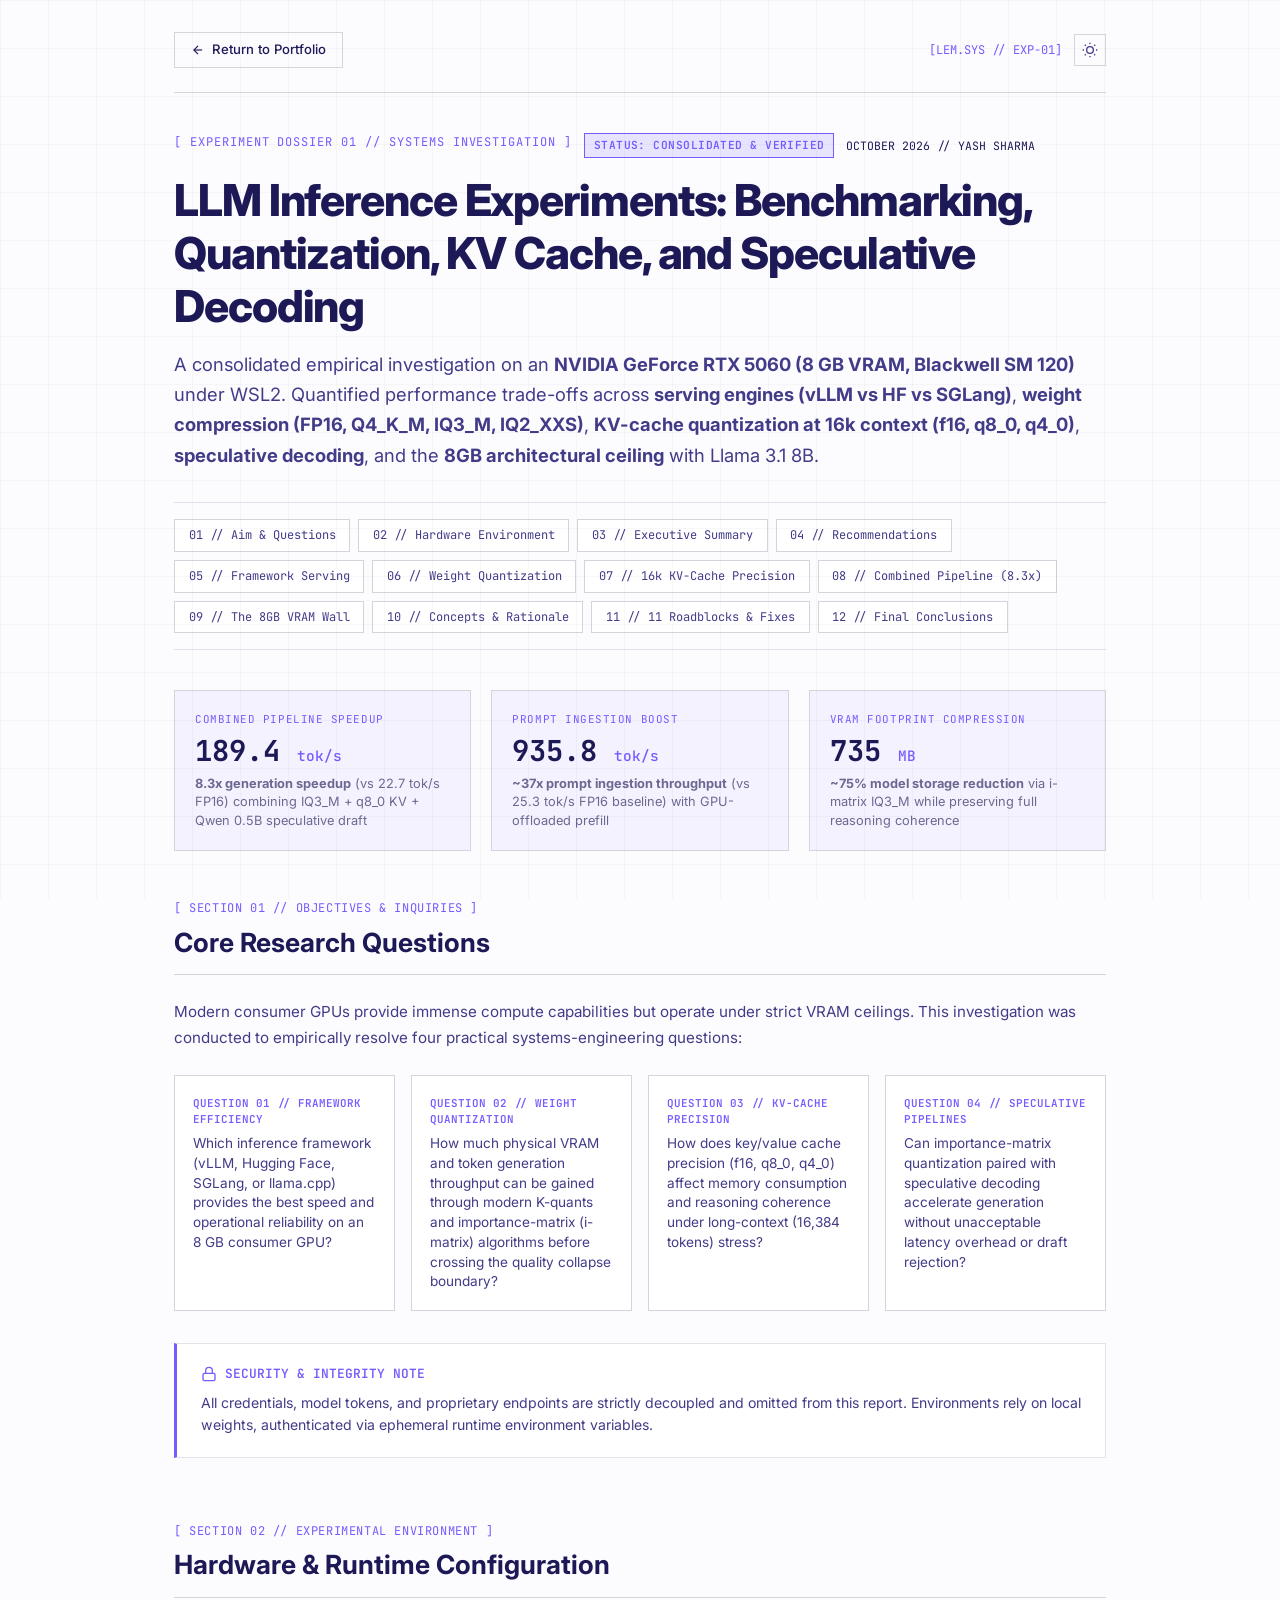
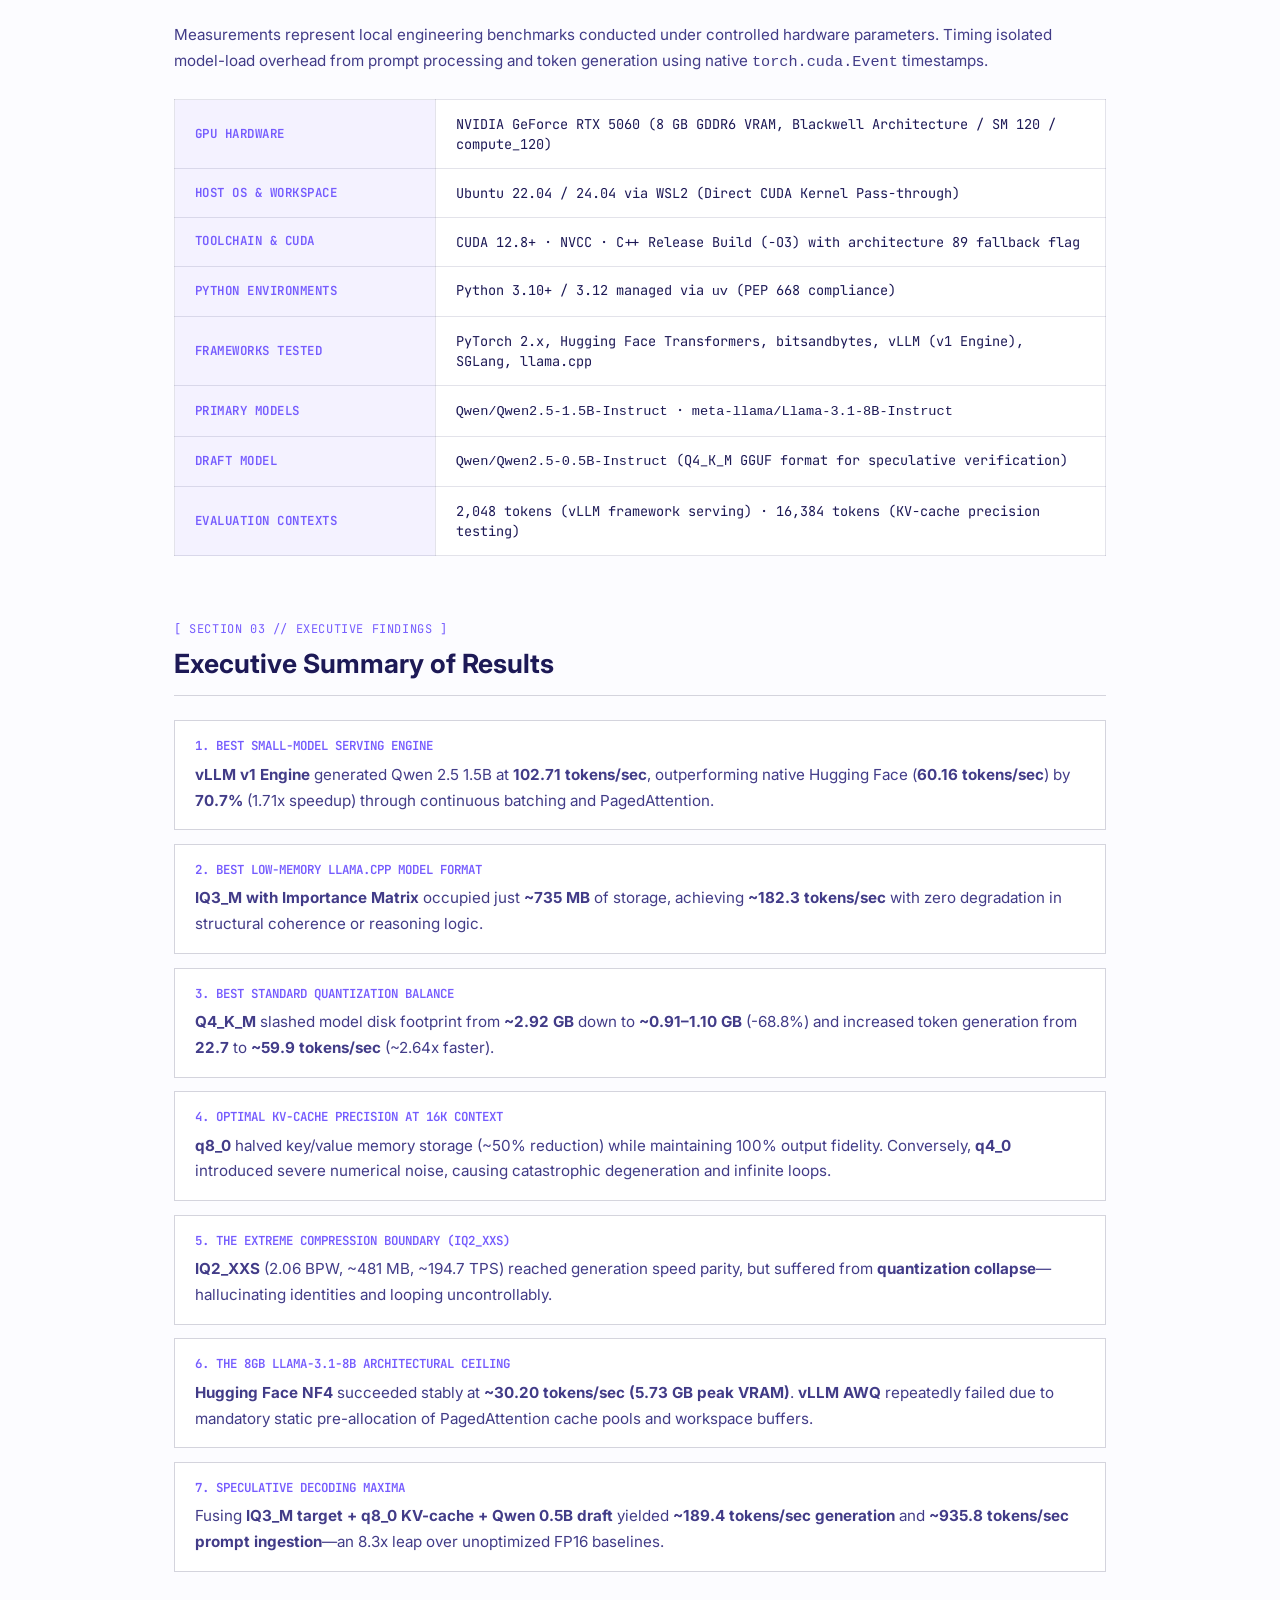
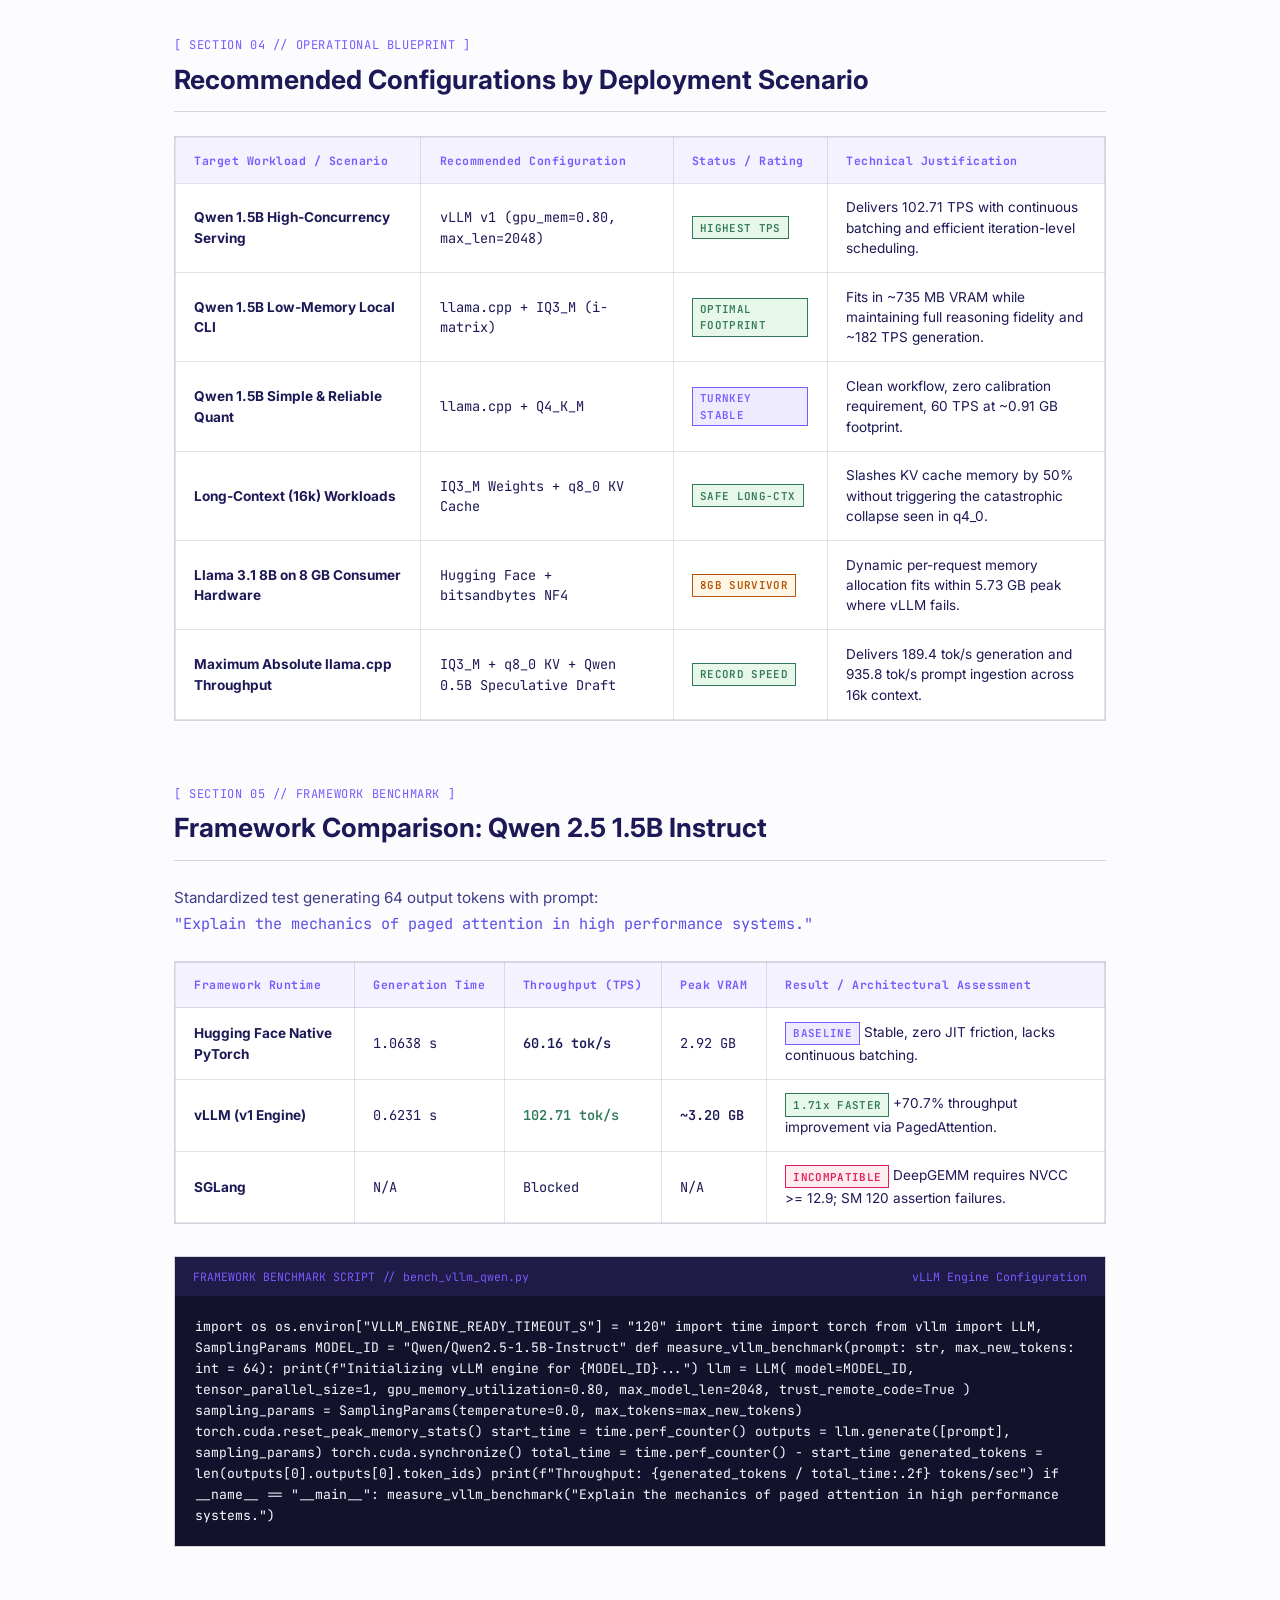
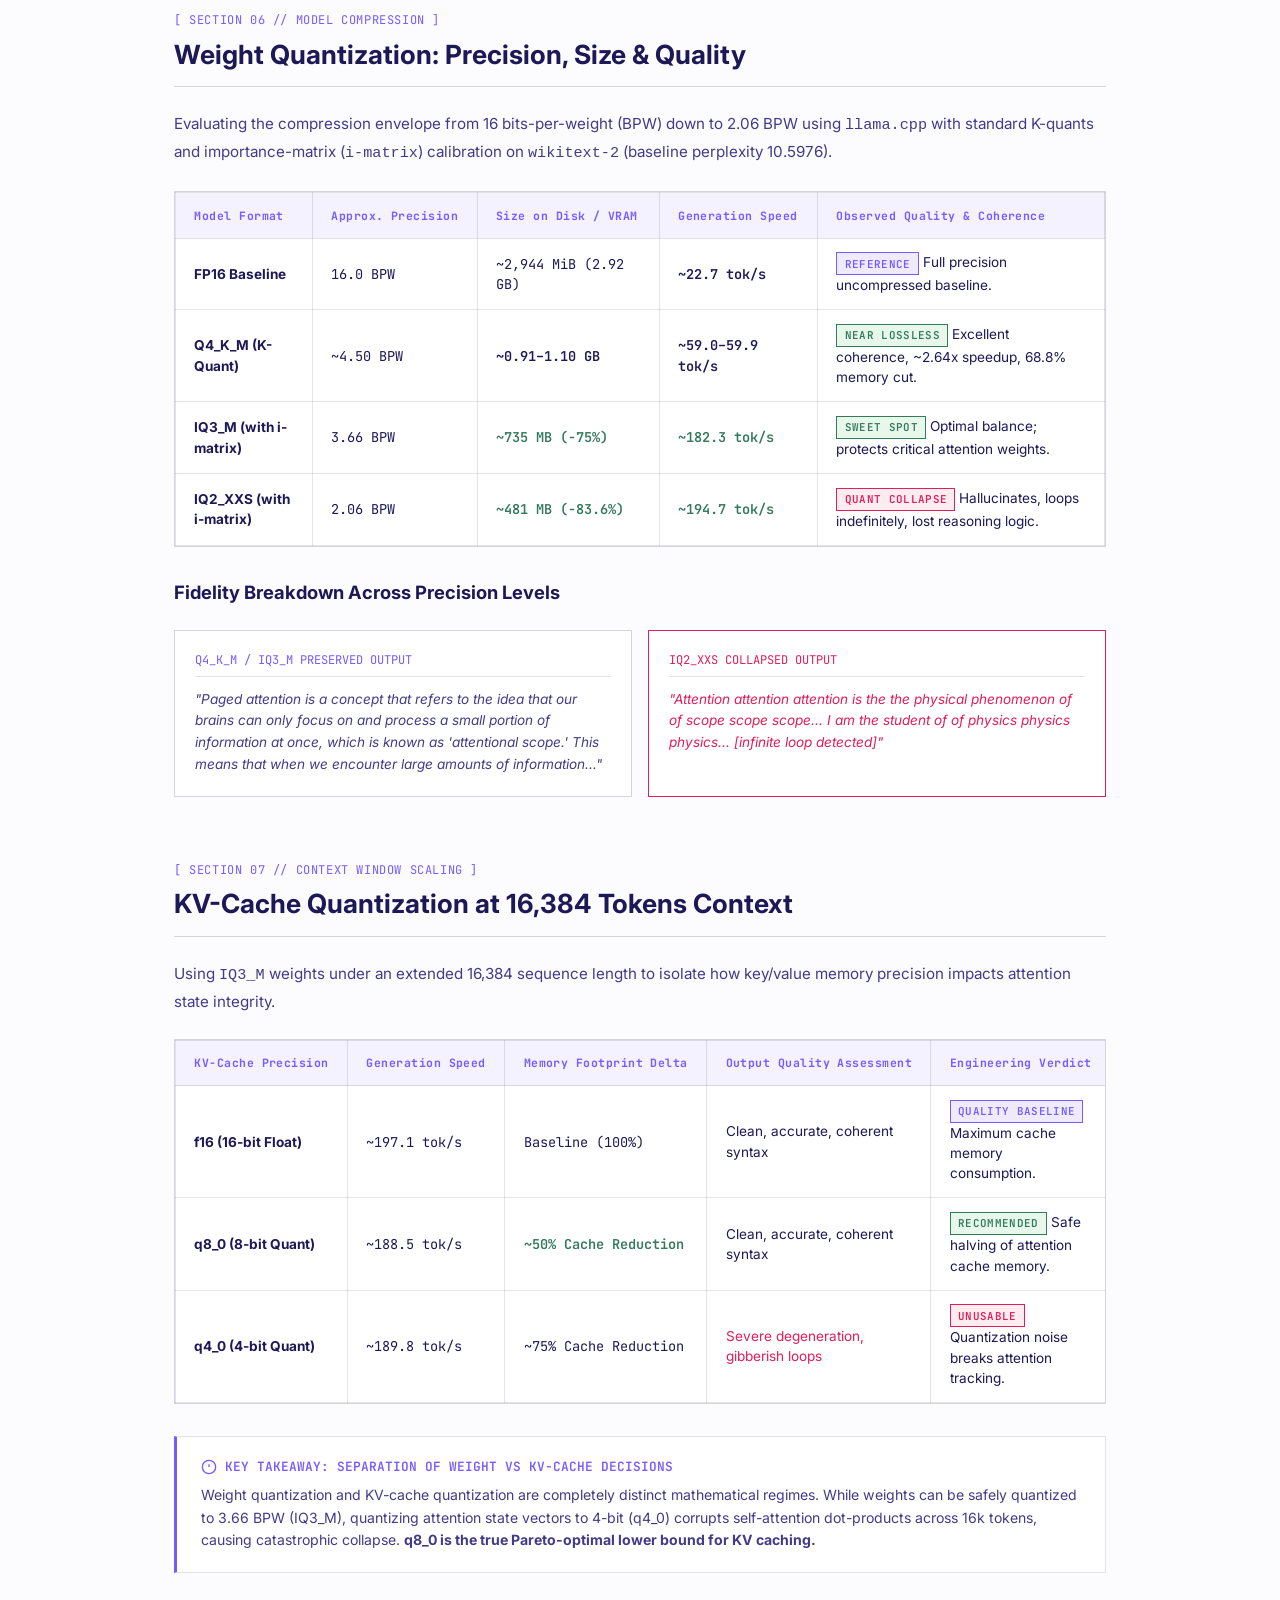
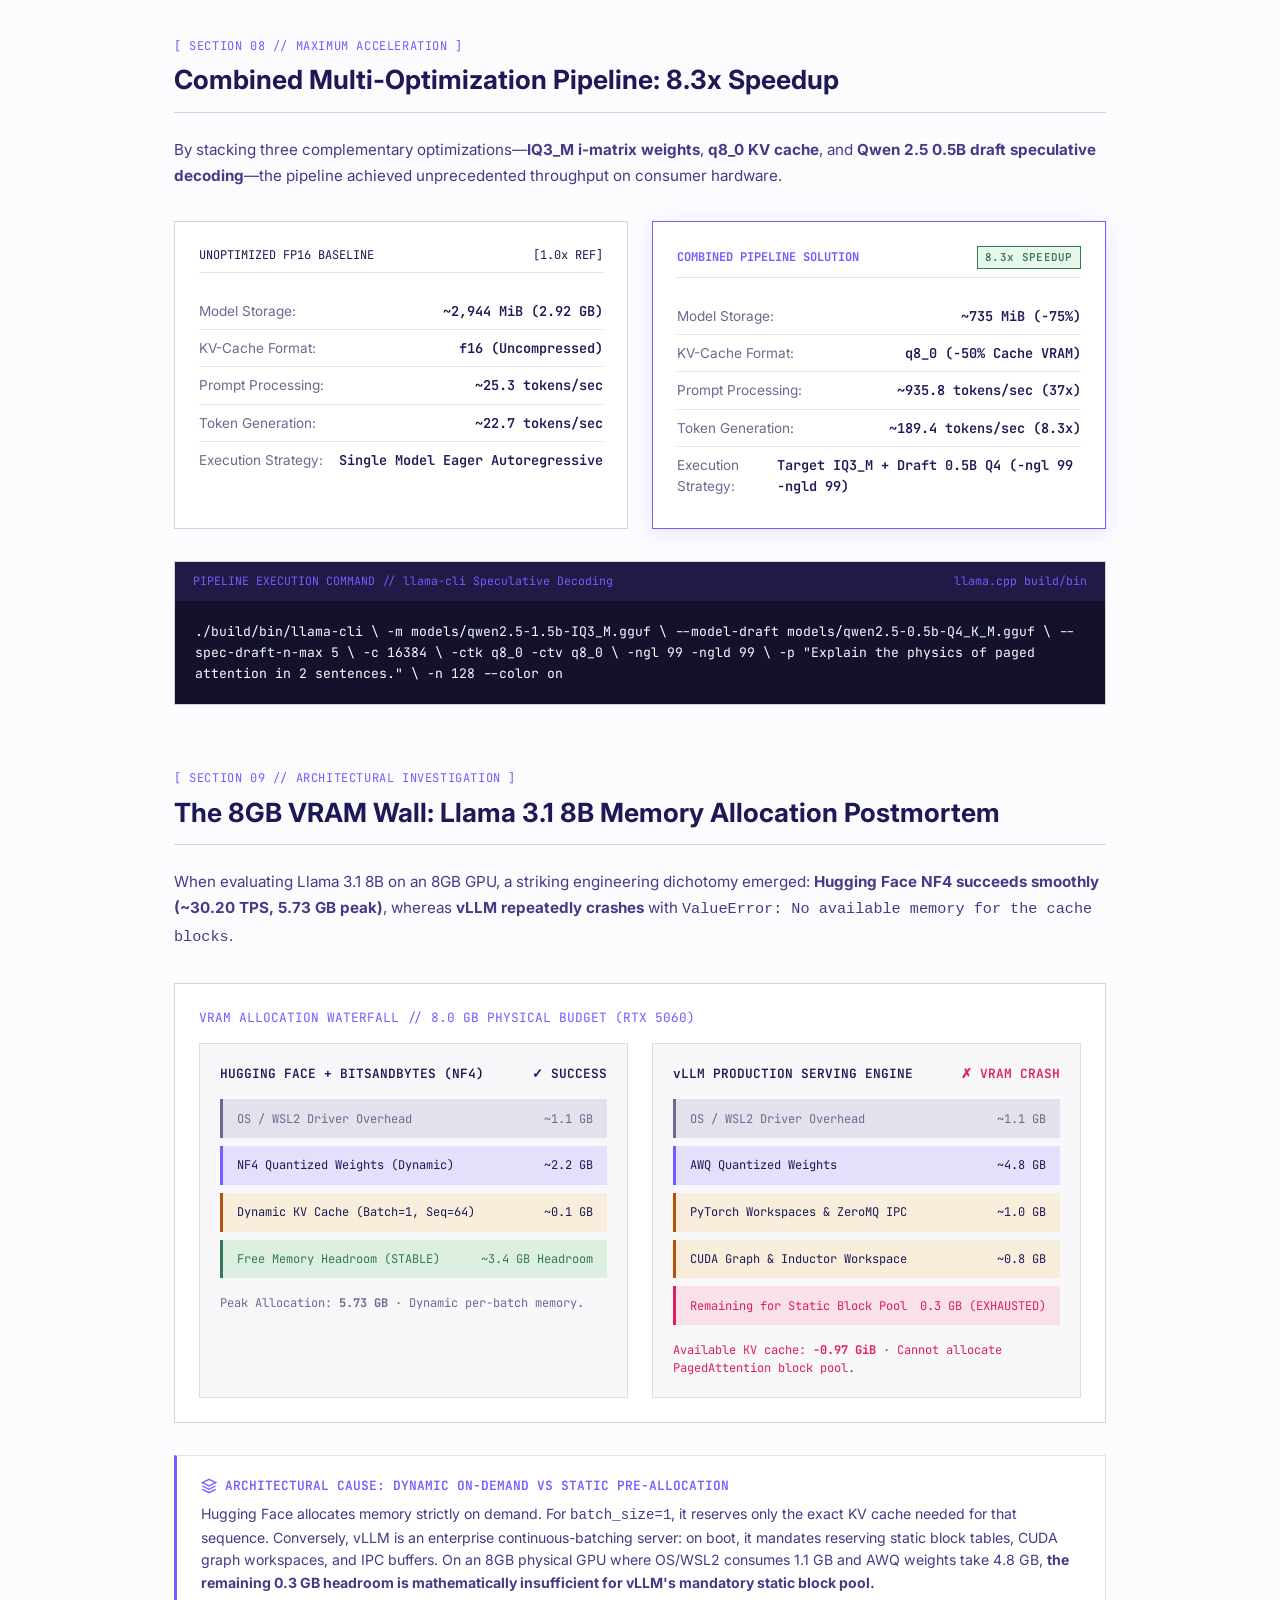
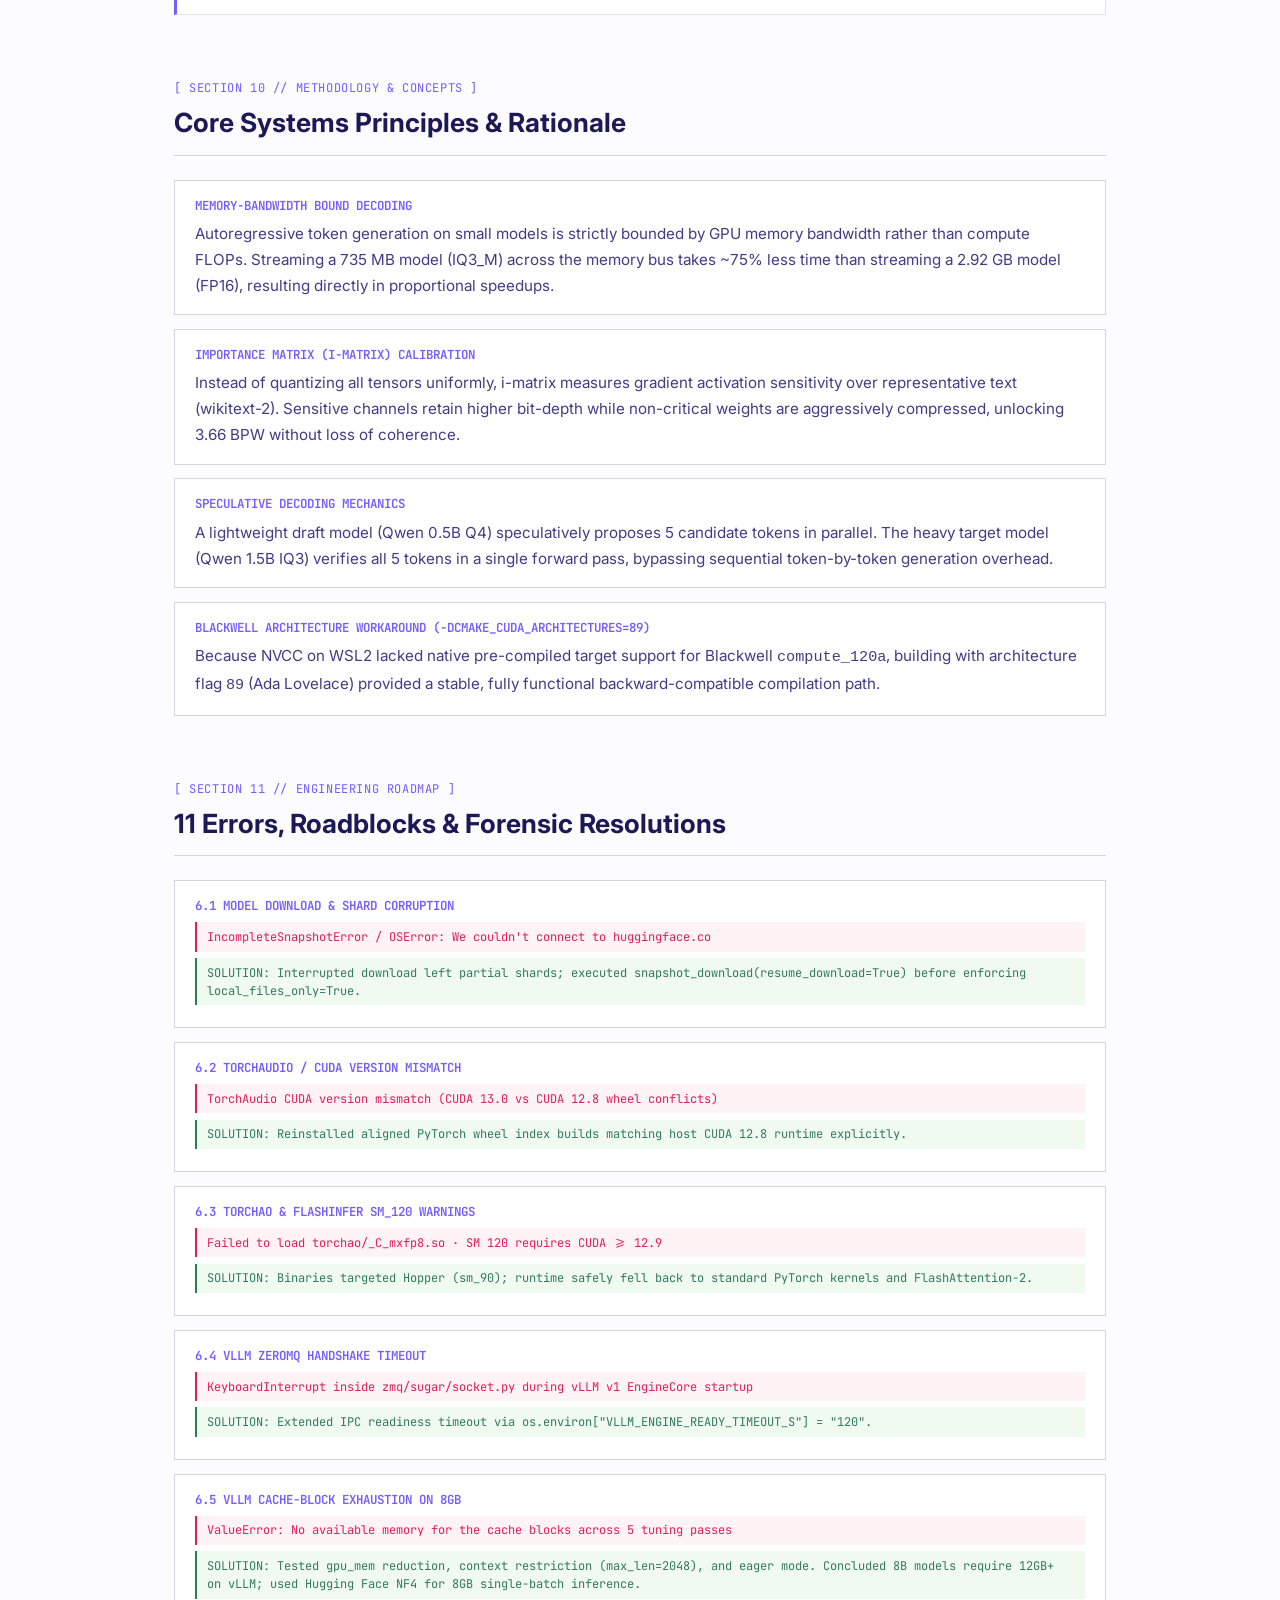
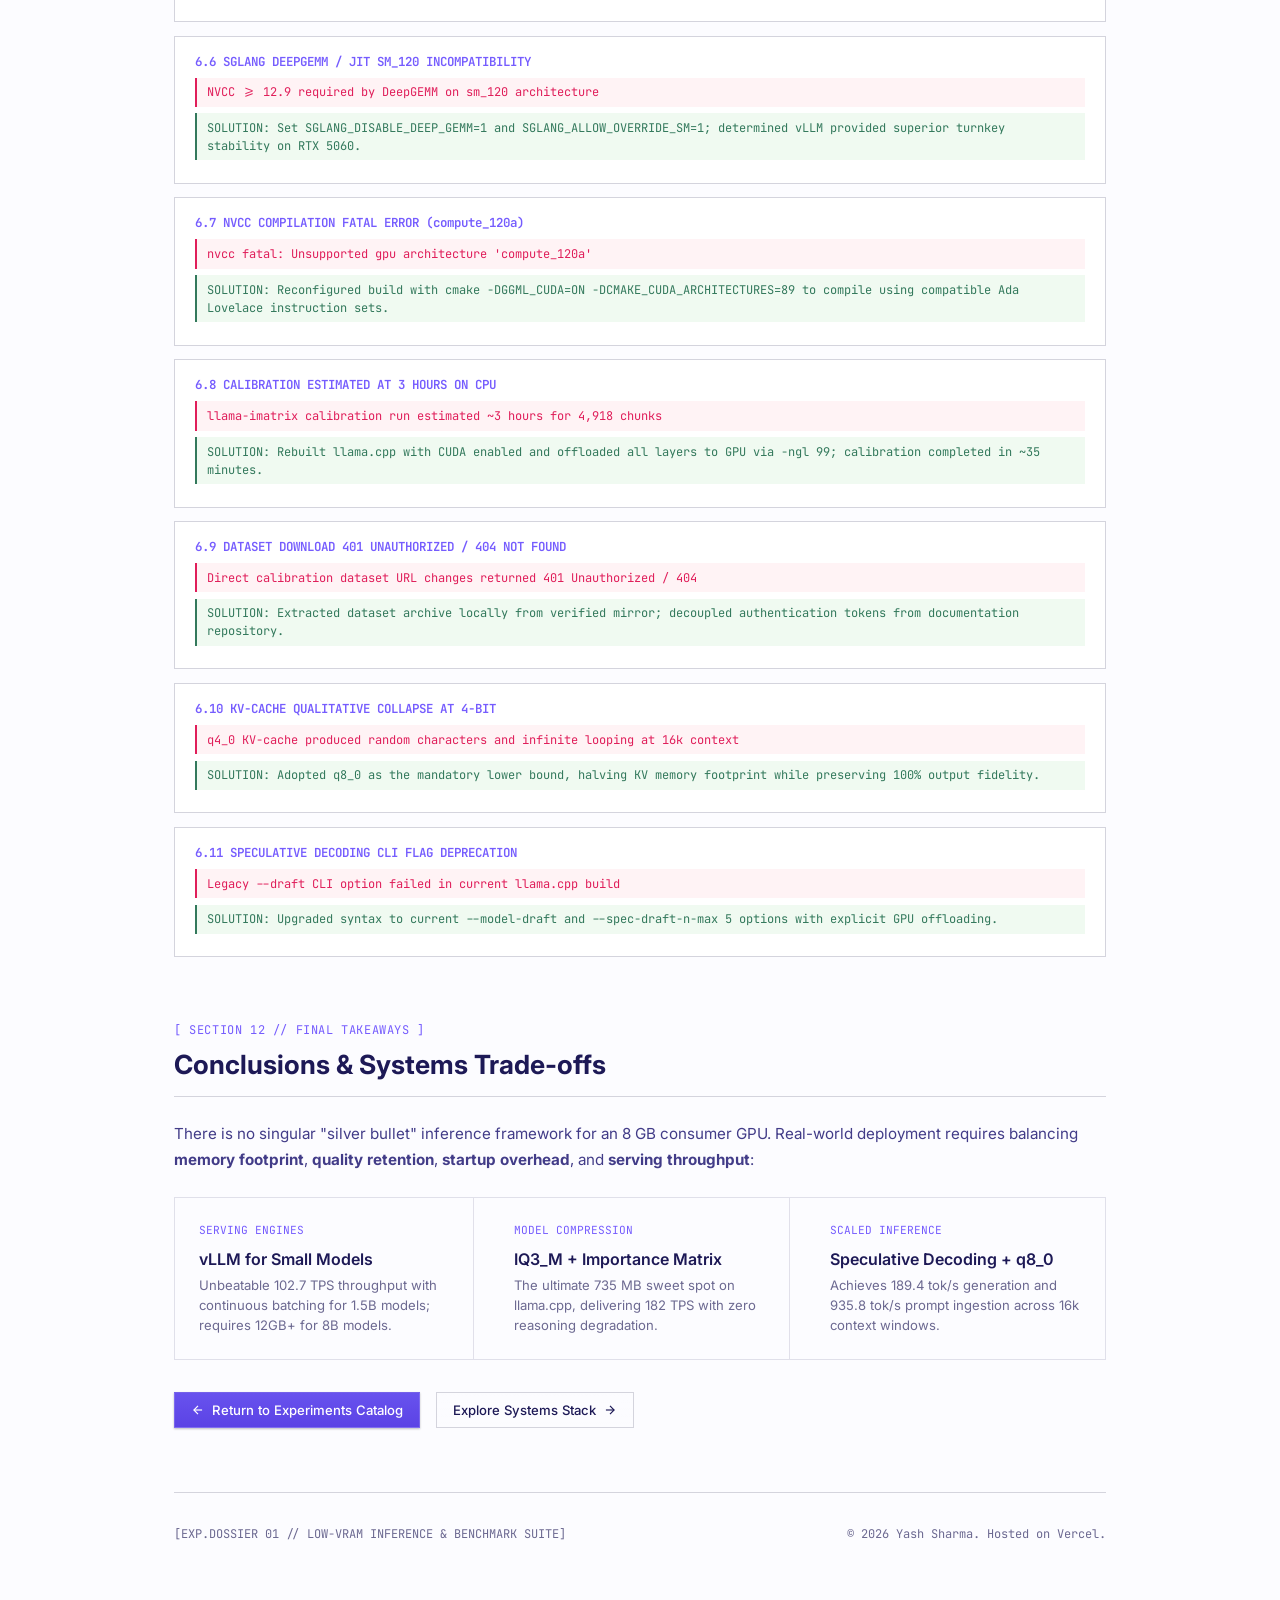
<file: experiment-1.html>
<!DOCTYPE html>
<html lang="en" data-theme="dark">
<head>
  <meta charset="UTF-8">
  <meta name="viewport" content="width=device-width, initial-scale=1.0">
  <title>Experiment 01: LLM Inference Engineering Dossier | Yash Sharma</title>
  <meta name="description" content="Comprehensive engineering study on LLM inference: benchmarking frameworks (vLLM, HF, SGLang), weight quantization (Q4, IQ3, IQ2), KV-cache scaling at 16k context, and speculative decoding on NVIDIA RTX 5060 (Blackwell SM 120).">
  
  <!-- Favicon -->
  <link rel="icon" href="data:image/svg+xml,<svg xmlns=%22http://www.w3.org/2000/svg%22 viewBox=%220 0 24 24%22 fill=%22none%22 stroke=%22%23755CFE%22 stroke-width=%222%22><polygon points=%2213 2 3 14 12 14 11 22 21 10 12 10 13 2%22/></svg>">
  
  <!-- Fonts -->
  <link rel="preconnect" href="https://fonts.googleapis.com">
  <link rel="preconnect" href="https://fonts.gstatic.com" crossorigin>
  <link href="https://fonts.googleapis.com/css2?family=Inter:wght@400;500;600;700;800&family=JetBrains+Mono:wght@400;500;600&display=swap" rel="stylesheet">
  
  <!-- Stylesheet -->
  <link rel="stylesheet" href="style.css">
</head>
<body>

  <div class="report-page">
    
    <!-- Navigation Top Bar -->
    <header class="report-back-nav">
      <a href="index.html#experiments" class="btn-lemma">
        <svg viewBox="0 0 24 24" width="14" height="14" stroke="currentColor" stroke-width="2" fill="none"><line x1="19" y1="12" x2="5" y2="12"></line><polyline points="12 19 5 12 12 5"></polyline></svg>
        <span>Return to Portfolio</span>
      </a>

      <div style="display: flex; align-items: center; gap: 0.75rem;">
        <span class="font-mono text-purple" style="font-size: 0.75rem;">[LEM.SYS // EXP-01]</span>
        <button id="theme-toggle" class="theme-btn" aria-label="Toggle theme" title="Toggle Theme">
          <svg class="sun-icon" viewBox="0 0 24 24" width="16" height="16" stroke="currentColor" stroke-width="2" fill="none">
            <circle cx="12" cy="12" r="5"></circle>
            <line x1="12" y1="1" x2="12" y2="3"></line>
            <line x1="12" y1="21" x2="12" y2="23"></line>
            <line x1="4.22" y1="4.22" x2="5.64" y2="5.64"></line>
            <line x1="18.36" y1="18.36" x2="19.78" y2="19.78"></line>
            <line x1="1" y1="12" x2="3" y2="12"></line>
            <line x1="21" y1="12" x2="23" y2="12"></line>
            <line x1="4.22" y1="19.78" x2="5.64" y2="18.36"></line>
            <line x1="18.36" y1="5.64" x2="19.78" y2="4.22"></line>
          </svg>
          <svg class="moon-icon" viewBox="0 0 24 24" width="16" height="16" stroke="currentColor" stroke-width="2" fill="none">
            <path d="M21 12.79A9 9 0 1 1 11.21 3 7 7 0 0 0 21 12.79z"></path>
          </svg>
        </button>
      </div>
    </header>

    <!-- Report Hero Section -->
    <section class="report-hero">
      <div class="report-badge-strip">
        <span class="section-tag">[ EXPERIMENT DOSSIER 01 // SYSTEMS INVESTIGATION ]</span>
        <span class="exp-badge font-mono">STATUS: CONSOLIDATED & VERIFIED</span>
        <span class="font-mono text-muted" style="font-size: 0.72rem;">OCTOBER 2026 // YASH SHARMA</span>
      </div>

      <h1 class="report-title">
        LLM Inference Experiments: Benchmarking, Quantization, KV Cache, and Speculative Decoding
      </h1>

      <p class="report-lead">
        A consolidated empirical investigation on an <strong>NVIDIA GeForce RTX 5060 (8 GB VRAM, Blackwell SM 120)</strong> under WSL2. 
        Quantified performance trade-offs across <strong>serving engines (vLLM vs HF vs SGLang)</strong>, 
        <strong>weight compression (FP16, Q4_K_M, IQ3_M, IQ2_XXS)</strong>, 
        <strong>KV-cache quantization at 16k context (f16, q8_0, q4_0)</strong>, 
        <strong>speculative decoding</strong>, and the <strong>8GB architectural ceiling</strong> with Llama 3.1 8B.
      </p>

      <!-- Quick Jump TOC Pills -->
      <nav class="report-toc-pills" aria-label="Table of Contents">
        <a href="#aim-questions">01 // Aim & Questions</a>
        <a href="#testbed-env">02 // Hardware Environment</a>
        <a href="#exec-summary">03 // Executive Summary</a>
        <a href="#recommendations">04 // Recommendations</a>
        <a href="#framework-bench">05 // Framework Serving</a>
        <a href="#weight-quant">06 // Weight Quantization</a>
        <a href="#kv-cache-16k">07 // 16k KV-Cache Precision</a>
        <a href="#combined-pipeline">08 // Combined Pipeline (8.3x)</a>
        <a href="#llama-8b-wall">09 // The 8GB VRAM Wall</a>
        <a href="#concepts-rationale">10 // Concepts & Rationale</a>
        <a href="#errors-resolutions">11 // 11 Roadblocks & Fixes</a>
        <a href="#conclusions">12 // Final Conclusions</a>
      </nav>

      <!-- Top Metric Cards Strip -->
      <div class="exp-metrics-grid">
        <div class="exp-metric-cell">
          <span class="exp-metric-label">COMBINED PIPELINE SPEEDUP</span>
          <div class="exp-metric-num">189.4 <span class="unit">tok/s</span></div>
          <div class="exp-metric-sub"><strong>8.3x generation speedup</strong> (vs 22.7 tok/s FP16) combining IQ3_M + q8_0 KV + Qwen 0.5B speculative draft</div>
        </div>

        <div class="exp-metric-cell">
          <span class="exp-metric-label">PROMPT INGESTION BOOST</span>
          <div class="exp-metric-num">935.8 <span class="unit">tok/s</span></div>
          <div class="exp-metric-sub"><strong>~37x prompt ingestion throughput</strong> (vs 25.3 tok/s FP16 baseline) with GPU-offloaded prefill</div>
        </div>

        <div class="exp-metric-cell">
          <span class="exp-metric-label">VRAM FOOTPRINT COMPRESSION</span>
          <div class="exp-metric-num">735 <span class="unit">MB</span></div>
          <div class="exp-metric-sub"><strong>~75% model storage reduction</strong> via i-matrix IQ3_M while preserving full reasoning coherence</div>
        </div>
      </div>
    </section>

    <!-- SECTION 01: Aim and Practical Questions -->
    <section class="report-part-container" id="aim-questions">
      <div class="report-part-header">
        <span class="report-part-tag">[ SECTION 01 // OBJECTIVES & INQUIRIES ]</span>
        <h2 class="report-part-title">Core Research Questions</h2>
      </div>

      <p class="report-narrative">
        Modern consumer GPUs provide immense compute capabilities but operate under strict VRAM ceilings. This investigation was conducted to empirically resolve four practical systems-engineering questions:
      </p>

      <div class="research-q-grid">
        <div class="research-q-card">
          <span class="research-q-num">QUESTION 01 // FRAMEWORK EFFICIENCY</span>
          <p class="research-q-text">Which inference framework (vLLM, Hugging Face, SGLang, or llama.cpp) provides the best speed and operational reliability on an 8 GB consumer GPU?</p>
        </div>

        <div class="research-q-card">
          <span class="research-q-num">QUESTION 02 // WEIGHT QUANTIZATION</span>
          <p class="research-q-text">How much physical VRAM and token generation throughput can be gained through modern K-quants and importance-matrix (i-matrix) algorithms before crossing the quality collapse boundary?</p>
        </div>

        <div class="research-q-card">
          <span class="research-q-num">QUESTION 03 // KV-CACHE PRECISION</span>
          <p class="research-q-text">How does key/value cache precision (f16, q8_0, q4_0) affect memory consumption and reasoning coherence under long-context (16,384 tokens) stress?</p>
        </div>

        <div class="research-q-card">
          <span class="research-q-num">QUESTION 04 // SPECULATIVE PIPELINES</span>
          <p class="research-q-text">Can importance-matrix quantization paired with speculative decoding accelerate generation without unacceptable latency overhead or draft rejection?</p>
        </div>
      </div>

      <div class="callout-box">
        <div class="callout-title">
          <svg viewBox="0 0 24 24" width="16" height="16" stroke="currentColor" stroke-width="2" fill="none"><rect x="3" y="11" width="18" height="11" rx="2" ry="2"></rect><path d="M7 11V7a5 5 0 0 1 10 0v4"></path></svg>
          <span>SECURITY & INTEGRITY NOTE</span>
        </div>
        <p class="callout-text">
          All credentials, model tokens, and proprietary endpoints are strictly decoupled and omitted from this report. Environments rely on local weights, authenticated via ephemeral runtime environment variables.
        </p>
      </div>
    </section>

    <!-- SECTION 02: Testbed Hardware & Environment -->
    <section class="report-part-container" id="testbed-env">
      <div class="report-part-header">
        <span class="report-part-tag">[ SECTION 02 // EXPERIMENTAL ENVIRONMENT ]</span>
        <h2 class="report-part-title">Hardware & Runtime Configuration</h2>
      </div>

      <p class="report-narrative">
        Measurements represent local engineering benchmarks conducted under controlled hardware parameters. Timing isolated model-load overhead from prompt processing and token generation using native <code>torch.cuda.Event</code> timestamps.
      </p>

      <table class="report-spec-table font-mono">
        <tbody>
          <tr>
            <th style="width: 28%;">GPU HARDWARE</th>
            <td>NVIDIA GeForce RTX 5060 (8 GB GDDR6 VRAM, Blackwell Architecture / SM 120 / compute_120)</td>
          </tr>
          <tr>
            <th>HOST OS & WORKSPACE</th>
            <td>Ubuntu 22.04 / 24.04 via WSL2 (Direct CUDA Kernel Pass-through)</td>
          </tr>
          <tr>
            <th>TOOLCHAIN & CUDA</th>
            <td>CUDA 12.8+ · NVCC · C++ Release Build (-O3) with architecture 89 fallback flag</td>
          </tr>
          <tr>
            <th>PYTHON ENVIRONMENTS</th>
            <td>Python 3.10+ / 3.12 managed via <code>uv</code> (PEP 668 compliance)</td>
          </tr>
          <tr>
            <th>FRAMEWORKS TESTED</th>
            <td>PyTorch 2.x, Hugging Face Transformers, bitsandbytes, vLLM (v1 Engine), SGLang, llama.cpp</td>
          </tr>
          <tr>
            <th>PRIMARY MODELS</th>
            <td><code>Qwen/Qwen2.5-1.5B-Instruct</code> · <code>meta-llama/Llama-3.1-8B-Instruct</code></td>
          </tr>
          <tr>
            <th>DRAFT MODEL</th>
            <td><code>Qwen/Qwen2.5-0.5B-Instruct</code> (Q4_K_M GGUF format for speculative verification)</td>
          </tr>
          <tr>
            <th>EVALUATION CONTEXTS</th>
            <td>2,048 tokens (vLLM framework serving) · 16,384 tokens (KV-cache precision testing)</td>
          </tr>
        </tbody>
      </table>
    </section>

    <!-- SECTION 03: Executive Summary of Results -->
    <section class="report-part-container" id="exec-summary">
      <div class="report-part-header">
        <span class="report-part-tag">[ SECTION 03 // EXECUTIVE FINDINGS ]</span>
        <h2 class="report-part-title">Executive Summary of Results</h2>
      </div>

      <div class="diagnostic-timeline">
        <div class="diagnostic-item">
          <div class="diagnostic-item-title">1. BEST SMALL-MODEL SERVING ENGINE</div>
          <p class="report-narrative" style="margin-bottom: 0;">
            <strong>vLLM v1 Engine</strong> generated Qwen 2.5 1.5B at <strong>102.71 tokens/sec</strong>, outperforming native Hugging Face (<strong>60.16 tokens/sec</strong>) by <strong>70.7%</strong> (1.71x speedup) through continuous batching and PagedAttention.
          </p>
        </div>

        <div class="diagnostic-item">
          <div class="diagnostic-item-title">2. BEST LOW-MEMORY LLAMA.CPP MODEL FORMAT</div>
          <p class="report-narrative" style="margin-bottom: 0;">
            <strong>IQ3_M with Importance Matrix</strong> occupied just <strong>~735 MB</strong> of storage, achieving <strong>~182.3 tokens/sec</strong> with zero degradation in structural coherence or reasoning logic.
          </p>
        </div>

        <div class="diagnostic-item">
          <div class="diagnostic-item-title">3. BEST STANDARD QUANTIZATION BALANCE</div>
          <p class="report-narrative" style="margin-bottom: 0;">
            <strong>Q4_K_M</strong> slashed model disk footprint from <strong>~2.92 GB</strong> down to <strong>~0.91–1.10 GB</strong> (-68.8%) and increased token generation from <strong>22.7</strong> to <strong>~59.9 tokens/sec</strong> (~2.64x faster).
          </p>
        </div>

        <div class="diagnostic-item">
          <div class="diagnostic-item-title">4. OPTIMAL KV-CACHE PRECISION AT 16K CONTEXT</div>
          <p class="report-narrative" style="margin-bottom: 0;">
            <strong>q8_0</strong> halved key/value memory storage (~50% reduction) while maintaining 100% output fidelity. Conversely, <strong>q4_0</strong> introduced severe numerical noise, causing catastrophic degeneration and infinite loops.
          </p>
        </div>

        <div class="diagnostic-item">
          <div class="diagnostic-item-title">5. THE EXTREME COMPRESSION BOUNDARY (IQ2_XXS)</div>
          <p class="report-narrative" style="margin-bottom: 0;">
            <strong>IQ2_XXS</strong> (2.06 BPW, ~481 MB, ~194.7 TPS) reached generation speed parity, but suffered from <strong>quantization collapse</strong>—hallucinating identities and looping uncontrollably.
          </p>
        </div>

        <div class="diagnostic-item">
          <div class="diagnostic-item-title">6. THE 8GB LLAMA-3.1-8B ARCHITECTURAL CEILING</div>
          <p class="report-narrative" style="margin-bottom: 0;">
            <strong>Hugging Face NF4</strong> succeeded stably at <strong>~30.20 tokens/sec (5.73 GB peak VRAM)</strong>. <strong>vLLM AWQ</strong> repeatedly failed due to mandatory static pre-allocation of PagedAttention cache pools and workspace buffers.
          </p>
        </div>

        <div class="diagnostic-item">
          <div class="diagnostic-item-title">7. SPECULATIVE DECODING MAXIMA</div>
          <p class="report-narrative" style="margin-bottom: 0;">
            Fusing <strong>IQ3_M target + q8_0 KV-cache + Qwen 0.5B draft</strong> yielded <strong>~189.4 tokens/sec generation</strong> and <strong>~935.8 tokens/sec prompt ingestion</strong>—an 8.3x leap over unoptimized FP16 baselines.
          </p>
        </div>
      </div>
    </section>

    <!-- SECTION 04: Recommended Configurations Matrix -->
    <section class="report-part-container" id="recommendations">
      <div class="report-part-header">
        <span class="report-part-tag">[ SECTION 04 // OPERATIONAL BLUEPRINT ]</span>
        <h2 class="report-part-title">Recommended Configurations by Deployment Scenario</h2>
      </div>

      <div class="report-table-responsive">
        <table class="data-table">
          <thead>
            <tr>
              <th>Target Workload / Scenario</th>
              <th>Recommended Configuration</th>
              <th>Status / Rating</th>
              <th>Technical Justification</th>
            </tr>
          </thead>
          <tbody>
            <tr>
              <td><strong>Qwen 1.5B High-Concurrency Serving</strong></td>
              <td class="font-mono">vLLM v1 (gpu_mem=0.80, max_len=2048)</td>
              <td><span class="badge-status success">HIGHEST TPS</span></td>
              <td>Delivers 102.71 TPS with continuous batching and efficient iteration-level scheduling.</td>
            </tr>
            <tr>
              <td><strong>Qwen 1.5B Low-Memory Local CLI</strong></td>
              <td class="font-mono">llama.cpp + IQ3_M (i-matrix)</td>
              <td><span class="badge-status success">OPTIMAL FOOTPRINT</span></td>
              <td>Fits in ~735 MB VRAM while maintaining full reasoning fidelity and ~182 TPS generation.</td>
            </tr>
            <tr>
              <td><strong>Qwen 1.5B Simple & Reliable Quant</strong></td>
              <td class="font-mono">llama.cpp + Q4_K_M</td>
              <td><span class="badge-status info">TURNKEY STABLE</span></td>
              <td>Clean workflow, zero calibration requirement, 60 TPS at ~0.91 GB footprint.</td>
            </tr>
            <tr>
              <td><strong>Long-Context (16k) Workloads</strong></td>
              <td class="font-mono">IQ3_M Weights + q8_0 KV Cache</td>
              <td><span class="badge-status success">SAFE LONG-CTX</span></td>
              <td>Slashes KV cache memory by 50% without triggering the catastrophic collapse seen in q4_0.</td>
            </tr>
            <tr>
              <td><strong>Llama 3.1 8B on 8 GB Consumer Hardware</strong></td>
              <td class="font-mono">Hugging Face + bitsandbytes NF4</td>
              <td><span class="badge-status warning">8GB SURVIVOR</span></td>
              <td>Dynamic per-request memory allocation fits within 5.73 GB peak where vLLM fails.</td>
            </tr>
            <tr>
              <td><strong>Maximum Absolute llama.cpp Throughput</strong></td>
              <td class="font-mono">IQ3_M + q8_0 KV + Qwen 0.5B Speculative Draft</td>
              <td><span class="badge-status success">RECORD SPEED</span></td>
              <td>Delivers 189.4 tok/s generation and 935.8 tok/s prompt ingestion across 16k context.</td>
            </tr>
          </tbody>
        </table>
      </div>
    </section>

    <!-- SECTION 05: Framework Comparison -->
    <section class="report-part-container" id="framework-bench">
      <div class="report-part-header">
        <span class="report-part-tag">[ SECTION 05 // FRAMEWORK BENCHMARK ]</span>
        <h2 class="report-part-title">Framework Comparison: Qwen 2.5 1.5B Instruct</h2>
      </div>

      <p class="report-narrative">
        Standardized test generating 64 output tokens with prompt: <br>
        <code class="term-code font-mono">"Explain the mechanics of paged attention in high performance systems."</code>
      </p>

      <div class="report-table-responsive">
        <table class="data-table">
          <thead>
            <tr>
              <th>Framework Runtime</th>
              <th>Generation Time</th>
              <th>Throughput (TPS)</th>
              <th>Peak VRAM</th>
              <th>Result / Architectural Assessment</th>
            </tr>
          </thead>
          <tbody>
            <tr>
              <td><strong>Hugging Face Native PyTorch</strong></td>
              <td class="font-mono">1.0638 s</td>
              <td class="highlight-val">60.16 tok/s</td>
              <td class="font-mono">2.92 GB</td>
              <td><span class="badge-status info">BASELINE</span> Stable, zero JIT friction, lacks continuous batching.</td>
            </tr>
            <tr>
              <td><strong>vLLM (v1 Engine)</strong></td>
              <td class="font-mono">0.6231 s</td>
              <td class="highlight-speedup">102.71 tok/s</td>
              <td class="highlight-val">~3.20 GB</td>
              <td><span class="badge-status success">1.71x FASTER</span> +70.7% throughput improvement via PagedAttention.</td>
            </tr>
            <tr>
              <td><strong>SGLang</strong></td>
              <td class="font-mono text-muted">N/A</td>
              <td class="font-mono text-muted">Blocked</td>
              <td class="font-mono text-muted">N/A</td>
              <td><span class="badge-status danger">INCOMPATIBLE</span> DeepGEMM requires NVCC &gt;= 12.9; SM 120 assertion failures.</td>
            </tr>
          </tbody>
        </table>
      </div>

      <div class="code-dossier-box">
        <div class="code-dossier-header">
          <span>FRAMEWORK BENCHMARK SCRIPT // bench_vllm_qwen.py</span>
          <span>vLLM Engine Configuration</span>
        </div>
        <div class="code-dossier-body">
import os
os.environ["VLLM_ENGINE_READY_TIMEOUT_S"] = "120"

import time
import torch
from vllm import LLM, SamplingParams

MODEL_ID = "Qwen/Qwen2.5-1.5B-Instruct"

def measure_vllm_benchmark(prompt: str, max_new_tokens: int = 64):
    print(f"Initializing vLLM engine for {MODEL_ID}...")
    llm = LLM(
        model=MODEL_ID,
        tensor_parallel_size=1,
        gpu_memory_utilization=0.80,
        max_model_len=2048,
        trust_remote_code=True
    )
    sampling_params = SamplingParams(temperature=0.0, max_tokens=max_new_tokens)

    torch.cuda.reset_peak_memory_stats()
    start_time = time.perf_counter()
    outputs = llm.generate([prompt], sampling_params)
    torch.cuda.synchronize()
    total_time = time.perf_counter() - start_time

    generated_tokens = len(outputs[0].outputs[0].token_ids)
    print(f"Throughput: {generated_tokens / total_time:.2f} tokens/sec")

if __name__ == "__main__":
    measure_vllm_benchmark("Explain the mechanics of paged attention in high performance systems.")
        </div>
      </div>
    </section>

    <!-- SECTION 06: Weight Quantization Comparison -->
    <section class="report-part-container" id="weight-quant">
      <div class="report-part-header">
        <span class="report-part-tag">[ SECTION 06 // MODEL COMPRESSION ]</span>
        <h2 class="report-part-title">Weight Quantization: Precision, Size & Quality</h2>
      </div>

      <p class="report-narrative">
        Evaluating the compression envelope from 16 bits-per-weight (BPW) down to 2.06 BPW using <code>llama.cpp</code> with standard K-quants and importance-matrix (<code>i-matrix</code>) calibration on <code>wikitext-2</code> (baseline perplexity 10.5976).
      </p>

      <div class="report-table-responsive">
        <table class="data-table">
          <thead>
            <tr>
              <th>Model Format</th>
              <th>Approx. Precision</th>
              <th>Size on Disk / VRAM</th>
              <th>Generation Speed</th>
              <th>Observed Quality & Coherence</th>
            </tr>
          </thead>
          <tbody>
            <tr>
              <td><strong>FP16 Baseline</strong></td>
              <td class="font-mono">16.0 BPW</td>
              <td class="font-mono">~2,944 MiB (2.92 GB)</td>
              <td class="highlight-val">~22.7 tok/s</td>
              <td><span class="badge-status info">REFERENCE</span> Full precision uncompressed baseline.</td>
            </tr>
            <tr>
              <td><strong>Q4_K_M (K-Quant)</strong></td>
              <td class="font-mono">~4.50 BPW</td>
              <td class="highlight-val">~0.91–1.10 GB</td>
              <td class="highlight-val">~59.0–59.9 tok/s</td>
              <td><span class="badge-status success">NEAR LOSSLESS</span> Excellent coherence, ~2.64x speedup, 68.8% memory cut.</td>
            </tr>
            <tr>
              <td><strong>IQ3_M (with i-matrix)</strong></td>
              <td class="font-mono">3.66 BPW</td>
              <td class="highlight-speedup">~735 MB (-75%)</td>
              <td class="highlight-speedup">~182.3 tok/s</td>
              <td><span class="badge-status success">SWEET SPOT</span> Optimal balance; protects critical attention weights.</td>
            </tr>
            <tr>
              <td><strong>IQ2_XXS (with i-matrix)</strong></td>
              <td class="font-mono">2.06 BPW</td>
              <td class="highlight-speedup">~481 MB (-83.6%)</td>
              <td class="highlight-speedup">~194.7 tok/s</td>
              <td><span class="badge-status danger">QUANT COLLAPSE</span> Hallucinates, loops indefinitely, lost reasoning logic.</td>
            </tr>
          </tbody>
        </table>
      </div>

      <!-- Qualitative Output Comparison -->
      <h3 style="font-size: 1.15rem; margin: 2rem 0 0.75rem;">Fidelity Breakdown Across Precision Levels</h3>
      <div class="output-dialogue-grid">
        <div class="output-dialogue-box">
          <div class="output-box-title">Q4_K_M / IQ3_M PRESERVED OUTPUT</div>
          <p class="output-quote">
            "Paged attention is a concept that refers to the idea that our brains can only focus on and process a small portion of information at once, which is known as 'attentional scope.' This means that when we encounter large amounts of information..."
          </p>
        </div>

        <div class="output-dialogue-box" style="border-color: var(--status-error);">
          <div class="output-box-title" style="color: var(--status-error);">IQ2_XXS COLLAPSED OUTPUT</div>
          <p class="output-quote" style="color: var(--status-error);">
            "Attention attention attention is the the physical phenomenon of of scope scope scope... I am the student of of physics physics physics... [infinite loop detected]"
          </p>
        </div>
      </div>
    </section>

    <!-- SECTION 07: KV-Cache Precision at 16k Context -->
    <section class="report-part-container" id="kv-cache-16k">
      <div class="report-part-header">
        <span class="report-part-tag">[ SECTION 07 // CONTEXT WINDOW SCALING ]</span>
        <h2 class="report-part-title">KV-Cache Quantization at 16,384 Tokens Context</h2>
      </div>

      <p class="report-narrative">
        Using <code>IQ3_M</code> weights under an extended 16,384 sequence length to isolate how key/value memory precision impacts attention state integrity.
      </p>

      <div class="report-table-responsive">
        <table class="data-table">
          <thead>
            <tr>
              <th>KV-Cache Precision</th>
              <th>Generation Speed</th>
              <th>Memory Footprint Delta</th>
              <th>Output Quality Assessment</th>
              <th>Engineering Verdict</th>
            </tr>
          </thead>
          <tbody>
            <tr>
              <td><strong>f16 (16-bit Float)</strong></td>
              <td class="font-mono">~197.1 tok/s</td>
              <td class="font-mono">Baseline (100%)</td>
              <td>Clean, accurate, coherent syntax</td>
              <td><span class="badge-status info">QUALITY BASELINE</span> Maximum cache memory consumption.</td>
            </tr>
            <tr>
              <td><strong>q8_0 (8-bit Quant)</strong></td>
              <td class="font-mono">~188.5 tok/s</td>
              <td class="highlight-speedup">~50% Cache Reduction</td>
              <td>Clean, accurate, coherent syntax</td>
              <td><span class="badge-status success">RECOMMENDED</span> Safe halving of attention cache memory.</td>
            </tr>
            <tr>
              <td><strong>q4_0 (4-bit Quant)</strong></td>
              <td class="font-mono">~189.8 tok/s</td>
              <td class="font-mono">~75% Cache Reduction</td>
              <td style="color: var(--status-error);">Severe degeneration, gibberish loops</td>
              <td><span class="badge-status danger">UNUSABLE</span> Quantization noise breaks attention tracking.</td>
            </tr>
          </tbody>
        </table>
      </div>

      <div class="callout-box">
        <div class="callout-title">
          <svg viewBox="0 0 24 24" width="16" height="16" stroke="currentColor" stroke-width="2" fill="none"><circle cx="12" cy="12" r="10"></circle><line x1="12" y1="8" x2="12" y2="12"></line><line x1="12" y1="16" x2="12.01" y2="16"></line></svg>
          <span>KEY TAKEAWAY: SEPARATION OF WEIGHT VS KV-CACHE DECISIONS</span>
        </div>
        <p class="callout-text">
          Weight quantization and KV-cache quantization are completely distinct mathematical regimes. While weights can be safely quantized to 3.66 BPW (IQ3_M), quantizing attention state vectors to 4-bit (q4_0) corrupts self-attention dot-products across 16k tokens, causing catastrophic collapse. <strong>q8_0 is the true Pareto-optimal lower bound for KV caching.</strong>
        </p>
      </div>
    </section>

    <!-- SECTION 08: Combined Pipeline Result -->
    <section class="report-part-container" id="combined-pipeline">
      <div class="report-part-header">
        <span class="report-part-tag">[ SECTION 08 // MAXIMUM ACCELERATION ]</span>
        <h2 class="report-part-title">Combined Multi-Optimization Pipeline: 8.3x Speedup</h2>
      </div>

      <p class="report-narrative">
        By stacking three complementary optimizations—<strong>IQ3_M i-matrix weights</strong>, <strong>q8_0 KV cache</strong>, and <strong>Qwen 2.5 0.5B draft speculative decoding</strong>—the pipeline achieved unprecedented throughput on consumer hardware.
      </p>

      <div class="pipeline-compare-grid">
        <div class="pipeline-compare-card">
          <div class="pipeline-card-topbar">
            <span>UNOPTIMIZED FP16 BASELINE</span>
            <span class="font-mono text-muted">[1.0x REF]</span>
          </div>
          <div class="pipeline-stat-row">
            <span class="pipeline-stat-label">Model Storage:</span>
            <span class="pipeline-stat-val">~2,944 MiB (2.92 GB)</span>
          </div>
          <div class="pipeline-stat-row">
            <span class="pipeline-stat-label">KV-Cache Format:</span>
            <span class="pipeline-stat-val">f16 (Uncompressed)</span>
          </div>
          <div class="pipeline-stat-row">
            <span class="pipeline-stat-label">Prompt Processing:</span>
            <span class="pipeline-stat-val">~25.3 tokens/sec</span>
          </div>
          <div class="pipeline-stat-row">
            <span class="pipeline-stat-label">Token Generation:</span>
            <span class="pipeline-stat-val">~22.7 tokens/sec</span>
          </div>
          <div class="pipeline-stat-row" style="border-bottom: none;">
            <span class="pipeline-stat-label">Execution Strategy:</span>
            <span class="pipeline-stat-val">Single Model Eager Autoregressive</span>
          </div>
        </div>

        <div class="pipeline-compare-card" style="border-color: var(--brand-purple); box-shadow: 0 4px 20px rgba(117, 92, 254, 0.15);">
          <div class="pipeline-card-topbar">
            <span style="color: var(--brand-purple); font-weight: 700;">COMBINED PIPELINE SOLUTION</span>
            <span class="badge-status success">8.3x SPEEDUP</span>
          </div>
          <div class="pipeline-stat-row">
            <span class="pipeline-stat-label">Model Storage:</span>
            <span class="pipeline-stat-val highlight-speedup">~735 MiB (-75%)</span>
          </div>
          <div class="pipeline-stat-row">
            <span class="pipeline-stat-label">KV-Cache Format:</span>
            <span class="pipeline-stat-val highlight-speedup">q8_0 (-50% Cache VRAM)</span>
          </div>
          <div class="pipeline-stat-row">
            <span class="pipeline-stat-label">Prompt Processing:</span>
            <span class="pipeline-stat-val highlight-speedup">~935.8 tokens/sec (37x)</span>
          </div>
          <div class="pipeline-stat-row">
            <span class="pipeline-stat-label">Token Generation:</span>
            <span class="pipeline-stat-val highlight-speedup">~189.4 tokens/sec (8.3x)</span>
          </div>
          <div class="pipeline-stat-row" style="border-bottom: none;">
            <span class="pipeline-stat-label">Execution Strategy:</span>
            <span class="pipeline-stat-val font-mono">Target IQ3_M + Draft 0.5B Q4 (-ngl 99 -ngld 99)</span>
          </div>
        </div>
      </div>

      <div class="code-dossier-box">
        <div class="code-dossier-header">
          <span>PIPELINE EXECUTION COMMAND // llama-cli Speculative Decoding</span>
          <span>llama.cpp build/bin</span>
        </div>
        <div class="code-dossier-body">
./build/bin/llama-cli \
  -m models/qwen2.5-1.5b-IQ3_M.gguf \
  --model-draft models/qwen2.5-0.5b-Q4_K_M.gguf \
  --spec-draft-n-max 5 \
  -c 16384 \
  -ctk q8_0 -ctv q8_0 \
  -ngl 99 -ngld 99 \
  -p "Explain the physics of paged attention in 2 sentences." \
  -n 128 --color on
        </div>
      </div>
    </section>

    <!-- SECTION 09: The 8GB VRAM Wall -->
    <section class="report-part-container" id="llama-8b-wall">
      <div class="report-part-header">
        <span class="report-part-tag">[ SECTION 09 // ARCHITECTURAL INVESTIGATION ]</span>
        <h2 class="report-part-title">The 8GB VRAM Wall: Llama 3.1 8B Memory Allocation Postmortem</h2>
      </div>

      <p class="report-narrative">
        When evaluating Llama 3.1 8B on an 8GB GPU, a striking engineering dichotomy emerged: <strong>Hugging Face NF4 succeeds smoothly (~30.20 TPS, 5.73 GB peak)</strong>, whereas <strong>vLLM repeatedly crashes</strong> with <code>ValueError: No available memory for the cache blocks</code>.
      </p>

      <!-- Waterfall Diagram -->
      <div class="memory-waterfall-card">
        <div class="waterfall-header">
          <span>VRAM ALLOCATION WATERFALL // 8.0 GB PHYSICAL BUDGET (RTX 5060)</span>
        </div>

        <div class="waterfall-visual">
          <div class="waterfall-col">
            <div class="waterfall-col-title">
              <span>HUGGING FACE + BITSANDBYTES (NF4)</span>
              <span class="highlight-speedup">✓ SUCCESS</span>
            </div>
            <div class="waterfall-stack">
              <div class="waterfall-segment segment-os">
                <span>OS / WSL2 Driver Overhead</span>
                <span>~1.1 GB</span>
              </div>
              <div class="waterfall-segment segment-weights">
                <span>NF4 Quantized Weights (Dynamic)</span>
                <span>~2.2 GB</span>
              </div>
              <div class="waterfall-segment segment-workspaces">
                <span>Dynamic KV Cache (Batch=1, Seq=64)</span>
                <span>~0.1 GB</span>
              </div>
              <div class="waterfall-segment segment-free">
                <span>Free Memory Headroom (STABLE)</span>
                <span>~3.4 GB Headroom</span>
              </div>
            </div>
            <div style="margin-top: 1rem; font-family: var(--font-mono); font-size: 0.75rem; color: var(--text-muted);">
              Peak Allocation: <strong>5.73 GB</strong> · Dynamic per-batch memory.
            </div>
          </div>

          <div class="waterfall-col">
            <div class="waterfall-col-title">
              <span>vLLM PRODUCTION SERVING ENGINE</span>
              <span style="color: var(--status-error); font-weight: 600;">✗ VRAM CRASH</span>
            </div>
            <div class="waterfall-stack">
              <div class="waterfall-segment segment-os">
                <span>OS / WSL2 Driver Overhead</span>
                <span>~1.1 GB</span>
              </div>
              <div class="waterfall-segment segment-weights">
                <span>AWQ Quantized Weights</span>
                <span>~4.8 GB</span>
              </div>
              <div class="waterfall-segment segment-workspaces">
                <span>PyTorch Workspaces & ZeroMQ IPC</span>
                <span>~1.0 GB</span>
              </div>
              <div class="waterfall-segment segment-workspaces">
                <span>CUDA Graph & Inductor Workspace</span>
                <span>~0.8 GB</span>
              </div>
              <div class="waterfall-segment segment-oom">
                <span>Remaining for Static Block Pool</span>
                <span>0.3 GB (EXHAUSTED)</span>
              </div>
            </div>
            <div style="margin-top: 1rem; font-family: var(--font-mono); font-size: 0.75rem; color: var(--status-error);">
              Available KV cache: <strong>-0.97 GiB</strong> · Cannot allocate PagedAttention block pool.
            </div>
          </div>
        </div>
      </div>

      <div class="callout-box">
        <div class="callout-title">
          <svg viewBox="0 0 24 24" width="16" height="16" stroke="currentColor" stroke-width="2" fill="none"><polygon points="12 2 2 7 12 12 22 7 12 2"></polygon><polyline points="2 17 12 22 22 17"></polyline><polyline points="2 12 12 17 22 12"></polyline></svg>
          <span>ARCHITECTURAL CAUSE: DYNAMIC ON-DEMAND VS STATIC PRE-ALLOCATION</span>
        </div>
        <p class="callout-text">
          Hugging Face allocates memory strictly on demand. For <code>batch_size=1</code>, it reserves only the exact KV cache needed for that sequence. 
          Conversely, vLLM is an enterprise continuous-batching server: on boot, it mandates reserving static block tables, CUDA graph workspaces, and IPC buffers. On an 8GB physical GPU where OS/WSL2 consumes 1.1 GB and AWQ weights take 4.8 GB, <strong>the remaining 0.3 GB headroom is mathematically insufficient for vLLM's mandatory static block pool.</strong>
        </p>
      </div>
    </section>

    <!-- SECTION 10: Concepts & Rationale -->
    <section class="report-part-container" id="concepts-rationale">
      <div class="report-part-header">
        <span class="report-part-tag">[ SECTION 10 // METHODOLOGY & CONCEPTS ]</span>
        <h2 class="report-part-title">Core Systems Principles & Rationale</h2>
      </div>

      <div class="diagnostic-timeline">
        <div class="diagnostic-item">
          <div class="diagnostic-item-title">MEMORY-BANDWIDTH BOUND DECODING</div>
          <p class="report-narrative" style="margin-bottom: 0;">
            Autoregressive token generation on small models is strictly bounded by GPU memory bandwidth rather than compute FLOPs. Streaming a 735 MB model (IQ3_M) across the memory bus takes ~75% less time than streaming a 2.92 GB model (FP16), resulting directly in proportional speedups.
          </p>
        </div>

        <div class="diagnostic-item">
          <div class="diagnostic-item-title">IMPORTANCE MATRIX (I-MATRIX) CALIBRATION</div>
          <p class="report-narrative" style="margin-bottom: 0;">
            Instead of quantizing all tensors uniformly, i-matrix measures gradient activation sensitivity over representative text (wikitext-2). Sensitive channels retain higher bit-depth while non-critical weights are aggressively compressed, unlocking 3.66 BPW without loss of coherence.
          </p>
        </div>

        <div class="diagnostic-item">
          <div class="diagnostic-item-title">SPECULATIVE DECODING MECHANICS</div>
          <p class="report-narrative" style="margin-bottom: 0;">
            A lightweight draft model (Qwen 0.5B Q4) speculatively proposes 5 candidate tokens in parallel. The heavy target model (Qwen 1.5B IQ3) verifies all 5 tokens in a single forward pass, bypassing sequential token-by-token generation overhead.
          </p>
        </div>

        <div class="diagnostic-item">
          <div class="diagnostic-item-title">BLACKWELL ARCHITECTURE WORKAROUND (-DCMAKE_CUDA_ARCHITECTURES=89)</div>
          <p class="report-narrative" style="margin-bottom: 0;">
            Because NVCC on WSL2 lacked native pre-compiled target support for Blackwell <code>compute_120a</code>, building with architecture flag <code>89</code> (Ada Lovelace) provided a stable, fully functional backward-compatible compilation path.
          </p>
        </div>
      </div>
    </section>

    <!-- SECTION 11: 11 Roadblocks & Resolutions -->
    <section class="report-part-container" id="errors-resolutions">
      <div class="report-part-header">
        <span class="report-part-tag">[ SECTION 11 // ENGINEERING ROADMAP ]</span>
        <h2 class="report-part-title">11 Errors, Roadblocks & Forensic Resolutions</h2>
      </div>

      <div class="diagnostic-timeline">
        
        <div class="diagnostic-item">
          <div class="diagnostic-item-title">6.1 MODEL DOWNLOAD & SHARD CORRUPTION</div>
          <div class="diagnostic-error">IncompleteSnapshotError / OSError: We couldn't connect to huggingface.co</div>
          <div class="diagnostic-res">SOLUTION: Interrupted download left partial shards; executed snapshot_download(resume_download=True) before enforcing local_files_only=True.</div>
        </div>

        <div class="diagnostic-item">
          <div class="diagnostic-item-title">6.2 TORCHAUDIO / CUDA VERSION MISMATCH</div>
          <div class="diagnostic-error">TorchAudio CUDA version mismatch (CUDA 13.0 vs CUDA 12.8 wheel conflicts)</div>
          <div class="diagnostic-res">SOLUTION: Reinstalled aligned PyTorch wheel index builds matching host CUDA 12.8 runtime explicitly.</div>
        </div>

        <div class="diagnostic-item">
          <div class="diagnostic-item-title">6.3 TORCHAO & FLASHINFER SM_120 WARNINGS</div>
          <div class="diagnostic-error">Failed to load torchao/_C_mxfp8.so · SM 120 requires CUDA &gt;= 12.9</div>
          <div class="diagnostic-res">SOLUTION: Binaries targeted Hopper (sm_90); runtime safely fell back to standard PyTorch kernels and FlashAttention-2.</div>
        </div>

        <div class="diagnostic-item">
          <div class="diagnostic-item-title">6.4 VLLM ZEROMQ HANDSHAKE TIMEOUT</div>
          <div class="diagnostic-error">KeyboardInterrupt inside zmq/sugar/socket.py during vLLM v1 EngineCore startup</div>
          <div class="diagnostic-res">SOLUTION: Extended IPC readiness timeout via os.environ["VLLM_ENGINE_READY_TIMEOUT_S"] = "120".</div>
        </div>

        <div class="diagnostic-item">
          <div class="diagnostic-item-title">6.5 VLLM CACHE-BLOCK EXHAUSTION ON 8GB</div>
          <div class="diagnostic-error">ValueError: No available memory for the cache blocks across 5 tuning passes</div>
          <div class="diagnostic-res">SOLUTION: Tested gpu_mem reduction, context restriction (max_len=2048), and eager mode. Concluded 8B models require 12GB+ on vLLM; used Hugging Face NF4 for 8GB single-batch inference.</div>
        </div>

        <div class="diagnostic-item">
          <div class="diagnostic-item-title">6.6 SGLANG DEEPGEMM / JIT SM_120 INCOMPATIBILITY</div>
          <div class="diagnostic-error">NVCC &gt;= 12.9 required by DeepGEMM on sm_120 architecture</div>
          <div class="diagnostic-res">SOLUTION: Set SGLANG_DISABLE_DEEP_GEMM=1 and SGLANG_ALLOW_OVERRIDE_SM=1; determined vLLM provided superior turnkey stability on RTX 5060.</div>
        </div>

        <div class="diagnostic-item">
          <div class="diagnostic-item-title">6.7 NVCC COMPILATION FATAL ERROR (compute_120a)</div>
          <div class="diagnostic-error">nvcc fatal: Unsupported gpu architecture 'compute_120a'</div>
          <div class="diagnostic-res">SOLUTION: Reconfigured build with cmake -DGGML_CUDA=ON -DCMAKE_CUDA_ARCHITECTURES=89 to compile using compatible Ada Lovelace instruction sets.</div>
        </div>

        <div class="diagnostic-item">
          <div class="diagnostic-item-title">6.8 CALIBRATION ESTIMATED AT 3 HOURS ON CPU</div>
          <div class="diagnostic-error">llama-imatrix calibration run estimated ~3 hours for 4,918 chunks</div>
          <div class="diagnostic-res">SOLUTION: Rebuilt llama.cpp with CUDA enabled and offloaded all layers to GPU via -ngl 99; calibration completed in ~35 minutes.</div>
        </div>

        <div class="diagnostic-item">
          <div class="diagnostic-item-title">6.9 DATASET DOWNLOAD 401 UNAUTHORIZED / 404 NOT FOUND</div>
          <div class="diagnostic-error">Direct calibration dataset URL changes returned 401 Unauthorized / 404</div>
          <div class="diagnostic-res">SOLUTION: Extracted dataset archive locally from verified mirror; decoupled authentication tokens from documentation repository.</div>
        </div>

        <div class="diagnostic-item">
          <div class="diagnostic-item-title">6.10 KV-CACHE QUALITATIVE COLLAPSE AT 4-BIT</div>
          <div class="diagnostic-error">q4_0 KV-cache produced random characters and infinite looping at 16k context</div>
          <div class="diagnostic-res">SOLUTION: Adopted q8_0 as the mandatory lower bound, halving KV memory footprint while preserving 100% output fidelity.</div>
        </div>

        <div class="diagnostic-item">
          <div class="diagnostic-item-title">6.11 SPECULATIVE DECODING CLI FLAG DEPRECATION</div>
          <div class="diagnostic-error">Legacy --draft CLI option failed in current llama.cpp build</div>
          <div class="diagnostic-res">SOLUTION: Upgraded syntax to current --model-draft and --spec-draft-n-max 5 options with explicit GPU offloading.</div>
        </div>

      </div>
    </section>

    <!-- SECTION 12: Final Conclusions -->
    <section class="report-part-container" id="conclusions">
      <div class="report-part-header">
        <span class="report-part-tag">[ SECTION 12 // FINAL TAKEAWAYS ]</span>
        <h2 class="report-part-title">Conclusions & Systems Trade-offs</h2>
      </div>

      <p class="report-narrative">
        There is no singular "silver bullet" inference framework for an 8 GB consumer GPU. Real-world deployment requires balancing <strong>memory footprint</strong>, <strong>quality retention</strong>, <strong>startup overhead</strong>, and <strong>serving throughput</strong>:
      </p>

      <div class="about-features-grid" style="margin: 1.5rem 0;">
        <div class="about-feature-item">
          <span class="feature-tag">SERVING ENGINES</span>
          <div class="feature-title">vLLM for Small Models</div>
          <div class="feature-desc">Unbeatable 102.7 TPS throughput with continuous batching for 1.5B models; requires 12GB+ for 8B models.</div>
        </div>

        <div class="about-feature-item">
          <span class="feature-tag">MODEL COMPRESSION</span>
          <div class="feature-title">IQ3_M + Importance Matrix</div>
          <div class="feature-desc">The ultimate 735 MB sweet spot on llama.cpp, delivering 182 TPS with zero reasoning degradation.</div>
        </div>

        <div class="about-feature-item">
          <span class="feature-tag">SCALED INFERENCE</span>
          <div class="feature-title">Speculative Decoding + q8_0</div>
          <div class="feature-desc">Achieves 189.4 tok/s generation and 935.8 tok/s prompt ingestion across 16k context windows.</div>
        </div>
      </div>

      <div style="display: flex; gap: 1rem; align-items: center; flex-wrap: wrap; margin-top: 2rem;">
        <a href="index.html#experiments" class="btn-lemma btn-lemma-primary">
          <svg viewBox="0 0 24 24" width="14" height="14" stroke="currentColor" stroke-width="2" fill="none"><line x1="19" y1="12" x2="5" y2="12"></line><polyline points="12 19 5 12 12 5"></polyline></svg>
          <span>Return to Experiments Catalog</span>
        </a>
        <a href="index.html#skills" class="btn-lemma">
          <span>Explore Systems Stack</span>
          <svg viewBox="0 0 24 24" width="14" height="14" stroke="currentColor" stroke-width="2" fill="none"><line x1="5" y1="12" x2="19" y2="12"></line><polyline points="12 5 19 12 12 19"></polyline></svg>
        </a>
      </div>
    </section>

    <!-- Footer -->
    <footer class="footer" style="margin-top: 4rem;">
      <div class="footer-container">
        <div>
          <span>[EXP.DOSSIER 01 // LOW-VRAM INFERENCE & BENCHMARK SUITE]</span>
        </div>
        <div>
          <span>© <span id="year"></span> Yash Sharma. Hosted on Vercel.</span>
        </div>
      </div>
    </footer>

  </div>

  <!-- Script -->
  <script>
    document.addEventListener('DOMContentLoaded', () => {
      const yearSpan = document.getElementById('year');
      if (yearSpan) yearSpan.textContent = new Date().getFullYear();

      const themeToggle = document.getElementById('theme-toggle');
      const htmlRoot = document.documentElement;
      const savedTheme = localStorage.getItem('theme');
      const systemPrefersLight = window.matchMedia('(prefers-color-scheme: light)').matches;

      if (savedTheme) {
        htmlRoot.setAttribute('data-theme', savedTheme);
      } else if (systemPrefersLight) {
        htmlRoot.setAttribute('data-theme', 'light');
      } else {
        htmlRoot.setAttribute('data-theme', 'dark');
      }

      themeToggle?.addEventListener('click', () => {
        const currentTheme = htmlRoot.getAttribute('data-theme');
        const newTheme = currentTheme === 'light' ? 'dark' : 'light';
        htmlRoot.setAttribute('data-theme', newTheme);
        localStorage.setItem('theme', newTheme);
      });
    });
  </script>
</body>
</html>
</file>
<file: style.css>
/* ==========================================================================
   Design Tokens & CSS Variables (Inspired by Lemma | uselemma.ai)
   ========================================================================== */
:root {
  /* Lemma Signature Palette - Dark Theme Default */
  --bg-primary: #090814;
  --bg-secondary: #0f0d22;
  --bg-surface: #14112d;
  --bg-surface-hover: #1c183e;
  --bg-plate: #1a1639;
  --bg-plate-subtle: rgba(117, 92, 254, 0.05);

  /* Lemma Purple / Indigo Accents */
  --brand-deep: #1D1956;
  --brand-purple: #755CFE;
  --brand-purple-rgb: 117, 92, 254;
  --brand-purple-hover: #8b74ff;
  --brand-indigo: #5D4EE7;
  --brand-violet: #322C8A;
  --brand-gradient: linear-gradient(180deg, #6852ee 0%, #5b43e5 100%);
  --brand-gradient-hover: linear-gradient(180deg, #725cf5 0%, #634be9 100%);

  /* Borders & Lines - Mathematical Hairlines */
  --border-line: rgba(117, 92, 254, 0.22);
  --border-hairline: rgba(255, 255, 255, 0.08);
  --border-focus: #755CFE;

  /* Typography Colors */
  --text-primary: #ffffff;
  --text-secondary: #b4b1cc;
  --text-muted: #6C6991;
  --text-code: #adaff9;

  /* Status Indicators */
  --status-success: #3fc155;
  --status-warning: #febc2e;
  --status-error: #f76685;

  /* Typography */
  --font-sans: 'Inter', -apple-system, BlinkMacSystemFont, "Segoe UI", Roboto, sans-serif;
  --font-mono: 'JetBrains Mono', ui-monospace, Menlo, Monaco, Consolas, monospace;

  /* Lemma Precision Radius (Sharp Architectural Styling) */
  --radius-none: 0px;
  --radius-sm: 2px;
  --radius-md: 4px;
  --radius-full: 9999px;

  --max-width: 1160px;
  --transition: all 150ms cubic-bezier(0.16, 1, 0.3, 1);
}

/* Light Theme Variables (Exact Lemma Light Colors) */
[data-theme="light"] {
  --bg-primary: #fcfcff;
  --bg-secondary: #f4f4fa;
  --bg-surface: #ffffff;
  --bg-surface-hover: #f1f0fa;
  --bg-plate: #edeaff;
  --bg-plate-subtle: rgba(117, 92, 254, 0.06);

  --border-line: #D4D4DD;
  --border-hairline: rgba(29, 25, 86, 0.12);
  --border-focus: #755CFE;

  --text-primary: #1D1956;
  --text-secondary: #423C88;
  --text-muted: #6C6991;
  --text-code: #5D4EE7;

  --status-success: #33795c;
  --status-warning: #b45309;
  --status-error: #e01e5a;
}

/* ==========================================================================
   Global Reset & Base
   ========================================================================== */
*, *::before, *::after {
  box-sizing: border-box;
  margin: 0;
  padding: 0;
}

html {
  scroll-behavior: smooth;
  font-size: 16px;
  color-scheme: dark;
}

html[data-theme="light"] {
  color-scheme: light;
}

body {
  font-family: var(--font-sans);
  background-color: var(--bg-primary);
  color: var(--text-primary);
  line-height: 1.5;
  -webkit-font-smoothing: antialiased;
  -moz-osx-font-smoothing: grayscale;
  overflow-x: hidden;
  transition: background-color 0.25s ease, color 0.25s ease;
}

/* Background Subtle Technical Grid */
body::before {
  content: '';
  position: fixed;
  inset: 0;
  background-image: 
    linear-gradient(to right, rgba(117, 92, 254, 0.03) 1px, transparent 1px),
    linear-gradient(to bottom, rgba(117, 92, 254, 0.03) 1px, transparent 1px);
  background-size: 48px 48px;
  pointer-events: none;
  z-index: 0;
}

[data-theme="light"] body::before {
  background-image: 
    linear-gradient(to right, rgba(29, 25, 86, 0.03) 1px, transparent 1px),
    linear-gradient(to bottom, rgba(29, 25, 86, 0.03) 1px, transparent 1px);
}

a {
  color: inherit;
  text-decoration: none;
}

ul {
  list-style: none;
}

button, input, textarea {
  font-family: inherit;
  font-size: inherit;
}

.font-mono {
  font-family: var(--font-mono);
}

.container {
  width: 100%;
  max-width: var(--max-width);
  margin: 0 auto;
  padding: 0 1.5rem;
  position: relative;
  z-index: 1;
}

/* Lemma Style Highlight & Accents */
.text-purple {
  color: var(--brand-purple);
}

.accent-badge {
  font-family: var(--font-mono);
  font-size: 0.75rem;
  letter-spacing: 0.06em;
  color: var(--brand-purple);
  background: var(--bg-plate-subtle);
  border: 0.5px solid var(--border-line);
  padding: 0.25rem 0.6rem;
  display: inline-flex;
  align-items: center;
  gap: 0.4rem;
  border-radius: var(--radius-none);
}

/* ==========================================================================
   Header & Navigation (Lemma Style)
   ========================================================================== */
.navbar {
  position: sticky;
  top: 0;
  z-index: 1000;
  height: 56px;
  background-color: rgba(9, 8, 20, 0.85);
  backdrop-filter: blur(16px) saturate(180%);
  -webkit-backdrop-filter: blur(16px) saturate(180%);
  border-bottom: 0.5px solid var(--border-line);
  transition: background-color 0.25s ease, border-color 0.25s ease;
}

[data-theme="light"] .navbar {
  background-color: rgba(252, 252, 255, 0.88);
}

.nav-container {
  max-width: var(--max-width);
  margin: 0 auto;
  height: 100%;
  padding: 0 1.5rem;
  display: flex;
  align-items: center;
  justify-content: space-between;
}

.nav-brand {
  display: flex;
  align-items: center;
  gap: 0.65rem;
}

.brand-avatar-link {
  display: inline-flex;
  align-items: center;
  justify-content: center;
  text-decoration: none;
}

.nav-avatar {
  width: 30px;
  height: 30px;
  border-radius: 50%;
  object-fit: cover;
  border: 1.5px solid var(--brand-purple);
  box-shadow: 0 0 10px rgba(117, 92, 254, 0.4);
  transition: var(--transition);
  display: block;
}

.brand-avatar-link:hover .nav-avatar {
  transform: scale(1.08);
  border-color: #ffffff;
  box-shadow: 0 0 14px rgba(117, 92, 254, 0.7);
}

.brand-cube {
  width: 20px;
  height: 18px;
  position: relative;
  display: inline-flex;
  align-items: center;
  justify-content: center;
}

.brand-cube svg {
  width: 100%;
  height: 100%;
  color: var(--brand-purple);
  filter: drop-shadow(0 0 8px rgba(117, 92, 254, 0.6));
}

.brand-title {
  font-size: 0.95rem;
  font-weight: 600;
  letter-spacing: -0.01em;
  color: var(--text-primary);
}

.brand-spec {
  font-family: var(--font-mono);
  font-size: 0.72rem;
  color: var(--text-muted);
  border-left: 0.5px solid var(--border-line);
  padding-left: 0.6rem;
  margin-left: 0.25rem;
}

.nav-links {
  display: flex;
  align-items: center;
  gap: 1.75rem;
}

.nav-link {
  font-size: 0.875rem;
  font-weight: 500;
  color: var(--text-secondary);
  transition: var(--transition);
  position: relative;
  padding: 0.25rem 0;
}

.nav-link:hover,
.nav-link.active {
  color: var(--brand-purple);
}

.nav-actions {
  display: flex;
  align-items: center;
  gap: 0.6rem;
}

/* Sharp Lemma Action Buttons */
.btn-lemma {
  font-size: 0.82rem;
  font-weight: 500;
  padding: 0.45rem 1rem;
  border-radius: var(--radius-none);
  border: 0.5px solid var(--border-line);
  background: linear-gradient(180deg, rgba(255, 255, 255, 0.02) 0%, rgba(255, 255, 255, 0.00) 100%);
  color: var(--text-primary);
  display: inline-flex;
  align-items: center;
  gap: 0.45rem;
  cursor: pointer;
  transition: var(--transition);
  text-decoration: none;
}

.btn-lemma:hover {
  background: linear-gradient(180deg, rgba(255, 255, 255, 0.06) 0%, rgba(255, 255, 255, 0.02) 100%);
  border-color: rgba(117, 92, 254, 0.45);
  color: var(--text-primary);
}

.btn-lemma-primary {
  background: linear-gradient(180deg, #6852ee 0%, #5b43e5 100%);
  border: 0.5px solid rgba(255, 255, 255, 0.16);
  color: #ffffff;
  font-weight: 500;
  transition: var(--transition);
  box-shadow: 0 1px 2px rgba(0, 0, 0, 0.25);
}

.btn-lemma-primary:hover {
  background: linear-gradient(180deg, #725cf5 0%, #634be9 100%);
  border-color: rgba(255, 255, 255, 0.3);
  color: #ffffff;
}

.theme-btn {
  background: transparent;
  border: 0.5px solid var(--border-line);
  color: var(--text-secondary);
  width: 32px;
  height: 32px;
  border-radius: var(--radius-none);
  display: flex;
  align-items: center;
  justify-content: center;
  cursor: pointer;
  transition: var(--transition);
}

.theme-btn:hover {
  border-color: var(--brand-purple);
  color: var(--brand-purple);
}

/* Theme toggle icon switching */
.sun-icon { display: none; }
.moon-icon { display: block; }
[data-theme="light"] .sun-icon { display: block; }
[data-theme="light"] .moon-icon { display: none; }

.mobile-toggle {
  display: none;
  background: transparent;
  border: 0.5px solid var(--border-line);
  width: 32px;
  height: 32px;
  cursor: pointer;
  flex-direction: column;
  align-items: center;
  justify-content: center;
  gap: 4px;
}

.mobile-toggle span {
  width: 14px;
  height: 1.5px;
  background-color: var(--text-primary);
  transition: var(--transition);
}

/* ==========================================================================
   Hero Section (Lemma Architectural Typography)
   ========================================================================== */
.hero-section {
  padding: 5.5rem 0 4rem;
  position: relative;
  border-bottom: 0.5px solid var(--border-line);
}

.hero-glow {
  position: absolute;
  top: 10%;
  left: 50%;
  transform: translateX(-50%);
  width: 600px;
  height: 350px;
  background: radial-gradient(circle, rgba(117, 92, 254, 0.04) 0%, transparent 70%);
  pointer-events: none;
  z-index: 0;
}

.hero-header-box {
  display: flex;
  align-items: center;
  justify-content: space-between;
  margin-bottom: 1.75rem;
  border-bottom: 0.5px solid var(--border-hairline);
  padding-bottom: 0.85rem;
}

.status-indicator {
  display: inline-flex;
  align-items: center;
  gap: 0.5rem;
  font-family: var(--font-mono);
  font-size: 0.78rem;
  color: var(--text-secondary);
}

.pulse-dot {
  width: 6px;
  height: 6px;
  border-radius: 50%;
  background-color: var(--status-success);
  box-shadow: 0 0 8px var(--status-success);
}

.hero-coords {
  font-family: var(--font-mono);
  font-size: 0.75rem;
  color: var(--brand-purple);
  letter-spacing: 0.05em;
}

.hero-intro-layout {
  display: flex;
  align-items: flex-start;
  gap: 2.5rem;
  margin-bottom: 2rem;
}

.hero-avatar-wrapper {
  flex-shrink: 0;
  padding-top: 0.35rem;
}

.hero-avatar-frame {
  position: relative;
  width: 140px;
  height: 140px;
  border-radius: var(--radius-none);
  border: 1px solid var(--border-line);
  padding: 4px;
  background: var(--bg-surface);
  box-shadow: 0 10px 28px rgba(0, 0, 0, 0.4), 0 0 20px rgba(117, 92, 254, 0.2);
  transition: var(--transition);
}

.hero-avatar-frame:hover {
  border-color: var(--brand-purple);
  box-shadow: 0 12px 36px rgba(117, 92, 254, 0.35);
  transform: translateY(-2px);
}

.hero-avatar-img {
  width: 100%;
  height: 100%;
  object-fit: cover;
  border-radius: var(--radius-none);
  display: block;
}

.hero-avatar-spec-badge {
  position: absolute;
  bottom: -11px;
  left: 50%;
  transform: translateX(-50%);
  background: var(--bg-primary);
  border: 0.5px solid var(--brand-purple);
  padding: 0.2rem 0.55rem;
  font-size: 0.65rem;
  color: var(--text-primary);
  white-space: nowrap;
  display: flex;
  align-items: center;
  gap: 0.4rem;
  box-shadow: 0 4px 12px rgba(0, 0, 0, 0.3);
}

.hero-intro-text {
  flex: 1;
}

.hero-title {
  font-size: clamp(2.4rem, 5.5vw, 4.2rem);
  font-weight: 700;
  line-height: 1.1;
  letter-spacing: -0.03em;
  margin-bottom: 1.25rem;
}

.hero-gradient {
  background: linear-gradient(180deg, #ffffff 75%, #dedbf8 100%);
  -webkit-background-clip: text;
  -webkit-text-fill-color: transparent;
}

[data-theme="light"] .hero-gradient {
  background: linear-gradient(180deg, #1D1956 75%, #352d75 100%);
  -webkit-background-clip: text;
  -webkit-text-fill-color: transparent;
}

.hero-subhead {
  font-size: clamp(1.15rem, 2.2vw, 1.45rem);
  font-weight: 400;
  color: var(--text-secondary);
  line-height: 1.5;
  max-width: 820px;
  margin-bottom: 1.5rem;
}

.hero-subhead strong {
  color: var(--text-primary);
  font-weight: 600;
}

.hero-narrative {
  font-size: 0.98rem;
  color: var(--text-muted);
  max-width: 740px;
  line-height: 1.65;
  margin-bottom: 2.5rem;
}

.hero-actions {
  display: flex;
  align-items: center;
  flex-wrap: wrap;
  gap: 0.85rem;
  margin-bottom: 3.5rem;
}

/* ==========================================================================
   Interactive Trace Terminal (Lemma Signature Element)
   ========================================================================== */
.terminal-window {
  border: 0.5px solid var(--border-line);
  background: #0d0c1d;
  border-radius: var(--radius-none);
  overflow: hidden;
  box-shadow: 0 16px 36px rgba(0, 0, 0, 0.4);
  margin-top: 1.5rem;
}

[data-theme="light"] .terminal-window {
  background: #17152f;
  box-shadow: 0 16px 32px rgba(29, 25, 86, 0.15);
}

.terminal-header {
  height: 38px;
  background: rgba(29, 25, 86, 0.45);
  border-bottom: 0.5px solid var(--border-hairline);
  display: flex;
  align-items: center;
  justify-content: space-between;
  padding: 0 1rem;
}

.terminal-dots {
  display: flex;
  align-items: center;
  gap: 6px;
}

.dot {
  width: 9px;
  height: 9px;
  border-radius: 50%;
}
.dot-red { background: #ff5f57; }
.dot-yellow { background: #febc2e; }
.dot-green { background: #28c840; }

.terminal-title {
  font-family: var(--font-mono);
  font-size: 0.72rem;
  color: var(--text-secondary);
}

.terminal-nav {
  display: flex;
  align-items: center;
  background: rgba(9, 8, 20, 0.6);
  border-bottom: 0.5px solid var(--border-hairline);
  overflow-x: auto;
}

.term-tab {
  padding: 0.6rem 1.25rem;
  font-family: var(--font-mono);
  font-size: 0.75rem;
  background: transparent;
  border: none;
  border-right: 0.5px solid var(--border-hairline);
  color: var(--text-muted);
  cursor: pointer;
  transition: var(--transition);
  white-space: nowrap;
}

.term-tab:hover {
  color: var(--text-primary);
  background: rgba(117, 92, 254, 0.08);
}

.term-tab.active {
  color: #ffffff;
  background: rgba(117, 92, 254, 0.2);
  border-bottom: 2px solid var(--brand-purple);
}

.terminal-body {
  padding: 1.5rem;
  font-family: var(--font-mono);
  font-size: 0.85rem;
  line-height: 1.7;
  color: #f7faff;
  min-height: 240px;
}

.term-line {
  display: grid;
  grid-template-columns: 2.2ch 1fr;
  align-items: baseline;
}

.term-prompt {
  color: var(--brand-purple);
  user-select: none;
}

.term-cmd {
  color: #f7faff;
  font-weight: 500;
}

.term-branch {
  color: var(--text-muted);
  user-select: none;
}

.term-success {
  color: var(--status-success);
}

.term-meta {
  color: var(--text-muted);
  font-size: 0.78rem;
}

.term-code {
  color: var(--text-code);
}

.term-cursor {
  display: inline-block;
  width: 0.55em;
  height: 1.15em;
  background-color: var(--brand-purple);
  vertical-align: text-bottom;
  animation: cursor-blink 1.2s infinite;
}

@keyframes cursor-blink {
  0%, 100% { opacity: 1; }
  50% { opacity: 0; }
}

/* ==========================================================================
   Lemma-Style Grid Metrics Bar
   ========================================================================== */
.stats-table-grid {
  display: grid;
  grid-template-columns: repeat(4, 1fr);
  border: 0.5px solid var(--border-line);
  background: var(--bg-surface);
  margin-top: 3rem;
}

.stats-cell {
  padding: 1.25rem 1.5rem;
  border-right: 0.5px solid var(--border-line);
  position: relative;
}

.stats-cell:last-child {
  border-right: none;
}

.stats-cell-tag {
  font-family: var(--font-mono);
  font-size: 0.7rem;
  color: var(--brand-purple);
  margin-bottom: 0.4rem;
  display: block;
}

.stats-cell-val {
  font-family: var(--font-mono);
  font-size: 1.1rem;
  font-weight: 600;
  color: var(--text-primary);
  margin-bottom: 0.2rem;
}

.stats-cell-label {
  font-size: 0.8rem;
  color: var(--text-muted);
}

/* ==========================================================================
   Section Layouts
   ========================================================================== */
.section {
  padding: 5.5rem 0;
  position: relative;
  border-bottom: 0.5px solid var(--border-line);
}

.section-alt {
  background-color: var(--bg-secondary);
}

.section-header {
  margin-bottom: 2.75rem;
}

.section-tag {
  font-family: var(--font-mono);
  font-size: 0.75rem;
  letter-spacing: 0.08em;
  color: var(--brand-purple);
  margin-bottom: 0.45rem;
  display: inline-block;
}

.section-title {
  font-size: clamp(1.8rem, 3.2vw, 2.5rem);
  font-weight: 700;
  letter-spacing: -0.02em;
  margin-bottom: 0.65rem;
}

.section-desc {
  font-size: 1rem;
  color: var(--text-secondary);
  max-width: 680px;
  line-height: 1.6;
}

/* ==========================================================================
   Projects Section (Lemma Trace Cards)
   ========================================================================== */
.filter-bar {
  display: flex;
  align-items: center;
  flex-wrap: wrap;
  gap: 0.5rem;
  margin-bottom: 2.25rem;
}

.filter-btn {
  background: linear-gradient(180deg, rgba(255, 255, 255, 0.02) 0%, rgba(255, 255, 255, 0.00) 100%);
  border: 0.5px solid var(--border-line);
  color: var(--text-secondary);
  padding: 0.45rem 1rem;
  font-family: var(--font-mono);
  font-size: 0.78rem;
  cursor: pointer;
  border-radius: var(--radius-none);
  transition: var(--transition);
}

.filter-btn:hover {
  color: var(--text-primary);
  border-color: rgba(117, 92, 254, 0.5);
  background: linear-gradient(180deg, rgba(255, 255, 255, 0.05) 0%, rgba(255, 255, 255, 0.01) 100%);
}

.filter-btn.active {
  background: linear-gradient(180deg, #6852ee 0%, #5b43e5 100%);
  color: #ffffff;
  border: 0.5px solid rgba(255, 255, 255, 0.2);
  font-weight: 500;
  box-shadow: 0 1px 2px rgba(0, 0, 0, 0.25);
}

.projects-grid {
  display: grid;
  grid-template-columns: repeat(auto-fit, minmax(480px, 1fr));
  gap: 1.5rem;
}

/* Trace-style Project Card */
.project-card {
  background: var(--bg-surface);
  border: 0.5px solid var(--border-line);
  border-radius: var(--radius-none);
  display: flex;
  flex-direction: column;
  transition: var(--transition);
  position: relative;
  overflow: hidden;
}

.project-card:hover {
  border-color: var(--brand-purple);
  transform: translateY(-2px);
  box-shadow: 0 12px 28px rgba(0, 0, 0, 0.3);
}

.project-topbar {
  display: flex;
  align-items: center;
  justify-content: space-between;
  padding: 0.65rem 1.25rem;
  background: rgba(117, 92, 254, 0.05);
  border-bottom: 0.5px solid var(--border-hairline);
  font-family: var(--font-mono);
  font-size: 0.72rem;
}

.trace-id {
  color: var(--text-muted);
}

.trace-metric {
  color: var(--brand-purple);
  font-weight: 600;
}

.project-content {
  padding: 1.5rem 1.5rem 1.25rem;
  display: flex;
  flex-direction: column;
  flex: 1;
}

.project-cat-tag {
  font-family: var(--font-mono);
  font-size: 0.7rem;
  color: var(--brand-purple);
  letter-spacing: 0.05em;
  margin-bottom: 0.5rem;
  display: block;
}

.project-title {
  font-size: 1.25rem;
  font-weight: 700;
  line-height: 1.35;
  margin-bottom: 0.75rem;
  color: var(--text-primary);
}

.project-desc {
  font-size: 0.9rem;
  color: var(--text-secondary);
  line-height: 1.6;
  margin-bottom: 1.25rem;
}

.project-audit-box {
  background: rgba(0, 0, 0, 0.25);
  border: 0.5px solid var(--border-hairline);
  padding: 0.75rem 1rem;
  margin-bottom: 1.25rem;
  font-family: var(--font-mono);
  font-size: 0.78rem;
  display: flex;
  flex-direction: column;
  gap: 0.35rem;
}

[data-theme="light"] .project-audit-box {
  background: rgba(29, 25, 86, 0.04);
}

.audit-row {
  display: flex;
  align-items: baseline;
  gap: 0.5rem;
}

.audit-label {
  color: var(--brand-purple);
  font-weight: 600;
}

.audit-val {
  color: var(--text-primary);
}

.tech-tags {
  display: flex;
  flex-wrap: wrap;
  gap: 0.4rem;
  margin-bottom: 1.5rem;
}

.tag {
  font-family: var(--font-mono);
  font-size: 0.72rem;
  padding: 0.2rem 0.55rem;
  border: 0.5px solid var(--border-line);
  background: var(--bg-plate-subtle);
  color: var(--text-secondary);
  border-radius: var(--radius-none);
}

.project-footer {
  margin-top: auto;
  display: flex;
  align-items: center;
  justify-content: space-between;
  padding: 0.85rem 1.25rem;
  border-top: 0.5px solid var(--border-hairline);
  background: rgba(9, 8, 20, 0.3);
}

.card-link {
  font-family: var(--font-mono);
  font-size: 0.8rem;
  color: var(--brand-purple);
  display: inline-flex;
  align-items: center;
  gap: 0.4rem;
  font-weight: 500;
  transition: var(--transition);
}

.card-link:hover {
  color: var(--text-primary);
  transform: translateX(2px);
}

.card-link.secondary {
  color: var(--text-muted);
}

.card-link.secondary:hover {
  color: var(--brand-purple);
}

/* ==========================================================================
   Skills Section (Lemma Grid Layout)
   ========================================================================== */
.skills-matrix {
  display: grid;
  grid-template-columns: repeat(2, 1fr);
  border: 0.5px solid var(--border-line);
  background: var(--bg-surface);
}

.skill-matrix-cell {
  padding: 2rem;
  border-right: 0.5px solid var(--border-line);
  border-bottom: 0.5px solid var(--border-line);
  position: relative;
  transition: var(--transition);
}

.skill-matrix-cell:nth-child(2n) {
  border-right: none;
}

.skill-matrix-cell:nth-last-child(-n+2) {
  border-bottom: none;
}

.skill-matrix-cell:hover {
  background: var(--bg-surface-hover);
}

.skill-cell-header {
  display: flex;
  align-items: center;
  justify-content: space-between;
  margin-bottom: 1.25rem;
  padding-bottom: 0.75rem;
  border-bottom: 0.5px solid var(--border-hairline);
}

.skill-cat-title {
  font-size: 1.05rem;
  font-weight: 600;
}

.skill-index-tag {
  font-family: var(--font-mono);
  font-size: 0.7rem;
  color: var(--brand-purple);
}

.skill-items-list {
  display: flex;
  flex-direction: column;
  gap: 0.85rem;
}

.skill-item-row {
  display: flex;
  justify-content: space-between;
  align-items: baseline;
  gap: 1rem;
}

.skill-item-name {
  font-size: 0.88rem;
  font-weight: 600;
  color: var(--text-primary);
}

.skill-item-detail {
  font-family: var(--font-mono);
  font-size: 0.75rem;
  color: var(--text-muted);
  text-align: right;
}

/* ==========================================================================
   About Section
   ========================================================================== */
.about-box {
  border: 0.5px solid var(--border-line);
  background: var(--bg-surface);
  padding: 2.75rem;
  position: relative;
}

.about-identity-row {
  display: flex;
  align-items: flex-start;
  gap: 2rem;
  margin-bottom: 1.5rem;
}

.about-avatar {
  width: 130px;
  height: 130px;
  object-fit: cover;
  object-position: center top;
  border: 1px solid var(--border-line);
  border-radius: var(--radius-none);
  flex-shrink: 0;
  box-shadow: 0 8px 24px rgba(0, 0, 0, 0.35), 0 0 16px rgba(117, 92, 254, 0.15);
  transition: var(--transition);
}

.about-avatar:hover {
  border-color: var(--brand-purple);
  box-shadow: 0 10px 30px rgba(117, 92, 254, 0.3);
}

.about-identity-text {
  flex: 1;
}

.about-p {
  font-size: 1.05rem;
  color: var(--text-secondary);
  line-height: 1.75;
  margin-bottom: 1.25rem;
}

.about-features-grid {
  display: grid;
  grid-template-columns: repeat(3, 1fr);
  gap: 1rem;
  margin: 2rem 0;
  border: 0.5px solid var(--border-hairline);
  background: var(--bg-primary);
}

.about-feature-item {
  padding: 1.5rem;
  border-right: 0.5px solid var(--border-hairline);
}

.about-feature-item:last-child {
  border-right: none;
}

.feature-tag {
  font-family: var(--font-mono);
  font-size: 0.7rem;
  color: var(--brand-purple);
  margin-bottom: 0.5rem;
  display: block;
}

.feature-title {
  font-size: 1rem;
  font-weight: 600;
  margin-bottom: 0.35rem;
}

.feature-desc {
  font-size: 0.82rem;
  color: var(--text-muted);
}

/* ==========================================================================
   Contact Section
   ========================================================================== */
.contact-grid {
  display: grid;
  grid-template-columns: 1fr 1.3fr;
  gap: 2rem;
}

.contact-cards-col {
  display: flex;
  flex-direction: column;
  gap: 0.85rem;
}

.contact-tile {
  border: 0.5px solid var(--border-line);
  background: var(--bg-surface);
  padding: 1.25rem 1.5rem;
  display: flex;
  align-items: center;
  justify-content: space-between;
  cursor: pointer;
  transition: var(--transition);
}

.contact-tile:hover {
  border-color: var(--brand-purple);
  background: var(--bg-surface-hover);
  transform: translateX(3px);
}

.tile-left {
  display: flex;
  align-items: center;
  gap: 1rem;
}

.tile-icon {
  color: var(--brand-purple);
}

.tile-info {
  display: flex;
  flex-direction: column;
}

.tile-label {
  font-family: var(--font-mono);
  font-size: 0.72rem;
  color: var(--text-muted);
}

.tile-val {
  font-size: 0.95rem;
  font-weight: 600;
  color: var(--text-primary);
}

.tile-arrow {
  color: var(--text-muted);
  font-size: 1rem;
  transition: var(--transition);
}

.contact-tile:hover .tile-arrow {
  color: var(--brand-purple);
  transform: translate(2px, -2px);
}

.tile-copy-badge {
  font-family: var(--font-mono);
  font-size: 0.72rem;
  background: var(--bg-plate-subtle);
  border: 0.5px solid var(--border-line);
  padding: 0.2rem 0.6rem;
  color: var(--brand-purple);
}

/* Contact Form */
.contact-form-box {
  border: 0.5px solid var(--border-line);
  background: var(--bg-surface);
  padding: 2.25rem;
}

.form-title {
  font-size: 1.25rem;
  font-weight: 600;
  margin-bottom: 1.5rem;
}

.form-group {
  margin-bottom: 1.25rem;
}

.form-label {
  display: block;
  font-family: var(--font-mono);
  font-size: 0.75rem;
  color: var(--text-secondary);
  margin-bottom: 0.4rem;
}

.form-input {
  width: 100%;
  background: var(--bg-primary);
  border: 0.5px solid var(--border-line);
  border-radius: var(--radius-none);
  padding: 0.75rem 1rem;
  color: var(--text-primary);
  font-size: 0.9rem;
  transition: var(--transition);
  outline: none;
}

.form-input:focus {
  border-color: var(--brand-purple);
  box-shadow: 0 0 0 2px rgba(117, 92, 254, 0.25);
}

.form-textarea {
  resize: vertical;
  min-height: 100px;
}

.form-btn-full {
  width: 100%;
  padding: 0.75rem;
  justify-content: center;
  font-size: 0.88rem;
}

.form-status {
  margin-top: 1rem;
  font-family: var(--font-mono);
  font-size: 0.82rem;
  text-align: center;
}

.form-status.success {
  color: var(--status-success);
}

/* ==========================================================================
   Footer
   ========================================================================== */
.footer {
  padding: 2rem 0;
  border-top: 0.5px solid var(--border-line);
  font-family: var(--font-mono);
  font-size: 0.75rem;
  color: var(--text-muted);
}

.footer-container {
  display: flex;
  align-items: center;
  justify-content: space-between;
  flex-wrap: wrap;
  gap: 1rem;
}

/* ==========================================================================
   Responsive Adaptations
   ========================================================================== */
@media (max-width: 900px) {
  .stats-table-grid {
    grid-template-columns: repeat(2, 1fr);
  }
  .stats-cell:nth-child(2) {
    border-right: none;
  }
  .stats-cell:nth-child(-n+2) {
    border-bottom: 0.5px solid var(--border-line);
  }

  .skills-matrix {
    grid-template-columns: 1fr;
  }
  .skill-matrix-cell {
    border-right: none;
  }
  .skill-matrix-cell:not(:last-child) {
    border-bottom: 0.5px solid var(--border-line);
  }

  .about-features-grid {
    grid-template-columns: 1fr;
  }
  .about-feature-item {
    border-right: none;
    border-bottom: 0.5px solid var(--border-hairline);
  }
  .about-feature-item:last-child {
    border-bottom: none;
  }

  .contact-grid {
    grid-template-columns: 1fr;
  }

  .projects-grid {
    grid-template-columns: 1fr;
  }
}

.mobile-nav-extras {
  display: none;
}

@media (max-width: 768px) {
  /* Prevent horizontal scroll globally */
  html, body {
    max-width: 100vw;
    overflow-x: hidden;
  }

  /* Taskbar / Navbar Clean Mobile Layout */
  .navbar {
    height: 52px;
  }

  .nav-container {
    padding: 0 1rem;
  }

  /* Scale down nav avatar on mobile */
  .nav-avatar {
    width: 26px;
    height: 26px;
  }

  /* REMOVE Yash Sharma from taskbar on mobile view */
  .brand-title {
    display: none !important;
  }

  /* REMOVE INF.SYS from taskbar on mobile view */
  .brand-spec {
    display: none !important;
  }

  /* REMOVE GitHub button from taskbar on mobile view */
  .btn-nav-github {
    display: none !important;
  }

  /* REMOVE Get in Touch button from taskbar on mobile view */
  .btn-nav-contact {
    display: none !important;
  }

  .nav-brand {
    gap: 0;
  }

  .brand-cube {
    width: 24px;
    height: 24px;
  }

  .nav-actions {
    gap: 0.5rem;
  }

  /* Mobile Navigation Dropdown */
  .nav-links {
    position: fixed;
    top: 52px;
    left: 0;
    right: 0;
    max-height: calc(100vh - 52px);
    overflow-y: auto;
    background: var(--bg-primary);
    border-bottom: 0.5px solid var(--border-line);
    flex-direction: column;
    padding: 1.5rem 1.25rem 2rem;
    gap: 1.15rem;
    display: none;
    box-shadow: 0 16px 36px rgba(0, 0, 0, 0.45);
    z-index: 1001;
  }

  .nav-links.open {
    display: flex;
  }

  .mobile-toggle {
    display: flex;
  }

  .mobile-nav-extras {
    display: flex;
    flex-direction: column;
    gap: 0.75rem;
    margin-top: 0.75rem;
    padding-top: 1rem;
    border-top: 0.5px solid var(--border-hairline);
    width: 100%;
  }

  .mobile-nav-extras .btn-lemma {
    width: 100%;
    justify-content: center;
    padding: 0.65rem 1rem;
  }

  /* Container adjustments */
  .container {
    padding: 0 1rem;
  }

  /* Hero Section */
  .hero-section {
    padding: 3.5rem 0 2.5rem;
  }

  .hero-intro-layout {
    flex-direction: column;
    align-items: center;
    gap: 1.75rem;
    text-align: center;
  }

  .hero-avatar-wrapper {
    padding-top: 0;
  }

  .hero-avatar-frame {
    width: 120px;
    height: 120px;
  }

  .hero-avatar-spec-badge {
    font-size: 0.6rem;
    padding: 0.18rem 0.45rem;
  }

  .hero-intro-text {
    text-align: left;
  }

  .hero-header-box {
    flex-direction: column;
    align-items: flex-start;
    gap: 0.4rem;
  }

  .hero-title {
    font-size: clamp(2rem, 8vw, 2.75rem);
  }

  .hero-subhead {
    font-size: 1.05rem;
  }

  .hero-narrative {
    font-size: 0.92rem;
  }

  .hero-actions {
    flex-direction: column;
    align-items: stretch;
  }

  .hero-actions .btn-lemma {
    width: 100%;
    justify-content: center;
  }

  /* Stats Table Grid */
  .stats-table-grid {
    grid-template-columns: 1fr;
    margin-top: 2rem;
  }

  .stats-cell {
    border-right: none !important;
    border-bottom: 0.5px solid var(--border-line);
    padding: 1rem 1.25rem;
  }

  .stats-cell:last-child {
    border-bottom: none;
  }

  /* Terminal Window */
  .terminal-window {
    margin-top: 1.25rem;
  }

  .terminal-header {
    padding: 0 0.75rem;
    height: 36px;
  }

  .terminal-header .text-purple {
    display: none !important;
  }

  .terminal-title {
    font-size: 0.68rem;
    white-space: nowrap;
    overflow: hidden;
    text-overflow: ellipsis;
    max-width: 180px;
  }

  .terminal-nav {
    overflow-x: auto;
    -webkit-overflow-scrolling: touch;
  }

  .term-tab {
    padding: 0.5rem 0.85rem;
    font-size: 0.7rem;
  }

  .terminal-body {
    padding: 1rem;
    font-size: 0.78rem;
    overflow-x: auto;
    -webkit-overflow-scrolling: touch;
  }

  .term-line {
    word-break: break-word;
  }

  /* Filter Bar */
  .filter-bar {
    gap: 0.35rem;
  }

  .filter-btn {
    padding: 0.35rem 0.75rem;
    font-size: 0.72rem;
  }

  /* Project Cards */
  .projects-grid {
    grid-template-columns: 1fr;
  }

  .project-topbar {
    flex-direction: column;
    align-items: flex-start;
    gap: 0.3rem;
    padding: 0.65rem 1rem;
  }

  .project-content {
    padding: 1.25rem 1rem;
  }

  .project-title {
    font-size: 1.15rem;
  }

  .project-audit-box {
    padding: 0.65rem 0.85rem;
    font-size: 0.72rem;
  }

  .project-footer {
    padding: 0.75rem 1rem;
    flex-wrap: wrap;
    gap: 0.65rem;
  }

  /* Experiments Section */
  .experiment-card-featured {
    box-shadow: none;
  }

  .exp-featured-topbar {
    flex-direction: column;
    align-items: flex-start;
    gap: 0.4rem;
    padding: 0.75rem 1rem;
  }

  .exp-featured-body {
    padding: 1.25rem 1rem;
  }

  .exp-featured-title {
    font-size: 1.25rem;
  }

  .exp-featured-summary {
    font-size: 0.88rem;
  }

  .exp-telemetry-strip {
    grid-template-columns: 1fr;
    padding: 0.75rem 0.85rem;
    gap: 0.5rem;
    font-size: 0.72rem;
  }

  .exp-metrics-grid {
    grid-template-columns: 1fr;
    gap: 0.75rem;
  }

  .exp-metric-cell {
    padding: 1rem;
  }

  .exp-metric-num {
    font-size: 1.55rem;
  }

  .exp-card-actions {
    flex-direction: column;
    align-items: stretch;
    gap: 0.75rem;
  }

  .exp-card-actions .btn-lemma {
    width: 100%;
    justify-content: center;
  }

  .upcoming-experiments-grid {
    grid-template-columns: 1fr;
  }

  .exp-roadmap-header {
    flex-direction: column;
    align-items: flex-start;
    gap: 0.35rem;
  }

  /* Skills Matrix */
  .skills-matrix {
    grid-template-columns: 1fr;
  }

  .skill-matrix-cell {
    padding: 1.25rem 1rem;
  }

  .skill-item-row {
    flex-direction: column;
    gap: 0.2rem;
  }

  .skill-item-detail {
    text-align: left;
  }

  /* About Box */
  .about-box {
    padding: 1.5rem 1rem;
  }

  .about-identity-row {
    flex-direction: column;
    align-items: center;
    text-align: center;
    gap: 1.25rem;
  }

  .about-avatar {
    width: 100px;
    height: 100px;
  }

  .about-identity-text {
    text-align: left;
  }

  .about-p {
    font-size: 0.95rem;
  }

  .about-features-grid {
    grid-template-columns: 1fr;
    margin: 1.5rem 0;
  }

  .about-feature-item {
    padding: 1rem;
  }

  /* Contact Section */
  .contact-grid {
    grid-template-columns: 1fr;
    gap: 1.5rem;
  }

  .contact-tile {
    padding: 1rem;
  }

  .tile-val {
    font-size: 0.82rem;
    word-break: break-all;
  }

  .contact-form-box {
    padding: 1.5rem 1rem;
  }

  /* Report Page (experiment-1.html) */
  .report-page {
    padding: 1rem 1rem 3rem;
  }

  .report-back-nav {
    margin-bottom: 1.5rem;
    padding-bottom: 1rem;
  }

  .report-back-nav .font-mono.text-purple {
    display: none !important;
  }

  .report-title {
    font-size: clamp(1.6rem, 5.5vw, 2.2rem);
  }

  .report-lead {
    font-size: 0.98rem;
  }

  .report-spec-table th,
  .report-spec-table td {
    padding: 0.65rem 0.85rem;
    font-size: 0.75rem;
  }

  .data-table th,
  .data-table td {
    padding: 0.65rem 0.85rem;
    font-size: 0.75rem;
  }

  .output-dialogue-grid {
    grid-template-columns: 1fr;
  }

  .waterfall-visual {
    grid-template-columns: 1fr;
  }

  .pipeline-compare-grid {
    grid-template-columns: 1fr;
  }

  .research-q-grid {
    grid-template-columns: 1fr;
  }
}

/* ==========================================================================
   Experiments Section (Lemma Design Language)
   ========================================================================== */
.experiments-catalog {
  display: flex;
  flex-direction: column;
  gap: 2rem;
}

.experiment-card-featured {
  background: var(--bg-surface);
  border: 0.5px solid var(--border-line);
  box-shadow: 0 4px 20px rgba(0, 0, 0, 0.2);
  transition: var(--transition);
  position: relative;
}

.experiment-card-featured:hover {
  border-color: var(--brand-purple);
  box-shadow: 0 8px 32px rgba(117, 92, 254, 0.12);
}

.exp-featured-topbar {
  display: flex;
  align-items: center;
  justify-content: space-between;
  padding: 0.75rem 1.5rem;
  background: rgba(117, 92, 254, 0.08);
  border-bottom: 0.5px solid var(--border-hairline);
  font-size: 0.75rem;
}

.exp-id-box {
  display: flex;
  align-items: center;
  gap: 0.65rem;
}

.exp-date {
  color: var(--text-muted);
}

.exp-badge {
  background: rgba(117, 92, 254, 0.15);
  border: 0.5px solid var(--brand-purple);
  color: var(--brand-purple);
  padding: 0.2rem 0.55rem;
  font-size: 0.7rem;
  font-weight: 600;
  letter-spacing: 0.04em;
}

.exp-featured-body {
  padding: 2rem;
}

.exp-header-meta {
  margin-bottom: 1.5rem;
}

.exp-featured-title {
  font-size: clamp(1.35rem, 2.4vw, 1.85rem);
  font-weight: 700;
  line-height: 1.3;
  margin-bottom: 0.85rem;
  color: var(--text-primary);
}

.exp-featured-summary {
  font-size: 0.95rem;
  color: var(--text-secondary);
  line-height: 1.65;
}

.exp-telemetry-strip {
  display: grid;
  grid-template-columns: repeat(auto-fit, minmax(220px, 1fr));
  gap: 0.75rem;
  background: rgba(0, 0, 0, 0.22);
  border: 0.5px solid var(--border-hairline);
  padding: 0.85rem 1.25rem;
  margin-bottom: 1.75rem;
  font-size: 0.75rem;
}

[data-theme="light"] .exp-telemetry-strip {
  background: rgba(29, 25, 86, 0.04);
}

.telemetry-item {
  display: flex;
  gap: 0.45rem;
  align-items: baseline;
}

.telemetry-k {
  color: var(--brand-purple);
  font-weight: 600;
}

.telemetry-v {
  color: var(--text-primary);
}

.exp-metrics-grid {
  display: grid;
  grid-template-columns: repeat(3, 1fr);
  gap: 1.25rem;
  margin-bottom: 2rem;
}

.exp-metric-cell {
  background: var(--bg-plate-subtle);
  border: 0.5px solid var(--border-line);
  padding: 1.25rem;
  display: flex;
  flex-direction: column;
}

.exp-metric-label {
  font-family: var(--font-mono);
  font-size: 0.68rem;
  color: var(--brand-purple);
  letter-spacing: 0.05em;
  margin-bottom: 0.5rem;
}

.exp-metric-num {
  font-family: var(--font-mono);
  font-size: 1.8rem;
  font-weight: 700;
  color: var(--text-primary);
  line-height: 1.1;
  margin-bottom: 0.45rem;
}

.exp-metric-num .unit {
  font-size: 0.9rem;
  font-weight: 500;
  color: var(--brand-purple);
}

.exp-metric-sub {
  font-size: 0.8rem;
  color: var(--text-muted);
  line-height: 1.45;
  margin-top: auto;
}

.exp-card-actions {
  display: flex;
  align-items: center;
  gap: 1.5rem;
  flex-wrap: wrap;
  padding-top: 1rem;
  border-top: 0.5px solid var(--border-hairline);
}

.exp-read-time {
  font-size: 0.78rem;
}

/* Upcoming Experiments Roadmap */
.exp-roadmap-header {
  display: flex;
  align-items: center;
  justify-content: space-between;
  margin-top: 1rem;
  padding-bottom: 0.5rem;
  border-bottom: 0.5px solid var(--border-hairline);
}

.upcoming-experiments-grid {
  display: grid;
  grid-template-columns: repeat(auto-fit, minmax(260px, 1fr));
  gap: 1rem;
}

.experiment-card-queued {
  background: var(--bg-surface);
  border: 0.5px dashed var(--border-line);
  padding: 1.25rem;
  display: flex;
  flex-direction: column;
  transition: var(--transition);
  opacity: 0.85;
}

.experiment-card-queued:hover {
  opacity: 1;
  border-style: solid;
  border-color: var(--brand-purple);
  transform: translateY(-2px);
}

.exp-queued-topbar {
  display: flex;
  align-items: center;
  justify-content: space-between;
  font-size: 0.7rem;
  margin-bottom: 0.65rem;
}

.queued-id {
  color: var(--brand-purple);
}

.status-badge-queued {
  background: var(--bg-plate-subtle);
  border: 0.5px solid var(--border-hairline);
  color: var(--text-muted);
  padding: 0.15rem 0.45rem;
  font-size: 0.65rem;
}

.queued-title {
  font-size: 0.98rem;
  font-weight: 600;
  line-height: 1.35;
  margin-bottom: 0.55rem;
  color: var(--text-primary);
}

.queued-desc {
  font-size: 0.8rem;
  color: var(--text-muted);
  line-height: 1.5;
  margin-bottom: 1rem;
  flex: 1;
}

/* ==========================================================================
   Separate Report Page Styles (experiment-1.html)
   ========================================================================== */
.report-page {
  max-width: 980px;
  margin: 0 auto;
  padding: 2rem 1.5rem 5rem;
}

.report-back-nav {
  display: flex;
  align-items: center;
  justify-content: space-between;
  padding-bottom: 1.5rem;
  margin-bottom: 2.5rem;
  border-bottom: 0.5px solid var(--border-line);
}

.report-hero {
  margin-bottom: 3rem;
}

.report-badge-strip {
  display: flex;
  align-items: center;
  gap: 0.75rem;
  flex-wrap: wrap;
  margin-bottom: 1rem;
}

.report-title {
  font-size: clamp(2rem, 3.8vw, 2.75rem);
  font-weight: 800;
  letter-spacing: -0.025em;
  line-height: 1.2;
  margin-bottom: 1rem;
}

.report-lead {
  font-size: 1.15rem;
  color: var(--text-secondary);
  line-height: 1.65;
  margin-bottom: 2rem;
}

.report-spec-table {
  width: 100%;
  border-collapse: collapse;
  background: var(--bg-surface);
  border: 0.5px solid var(--border-line);
  font-size: 0.85rem;
  margin-bottom: 2.5rem;
}

.report-spec-table th,
.report-spec-table td {
  padding: 0.85rem 1.25rem;
  border: 0.5px solid var(--border-hairline);
  text-align: left;
}

.report-spec-table th {
  background: rgba(117, 92, 254, 0.08);
  color: var(--brand-purple);
  font-family: var(--font-mono);
  font-weight: 600;
  font-size: 0.78rem;
  letter-spacing: 0.04em;
}

.report-toc-pills {
  display: flex;
  gap: 0.5rem;
  flex-wrap: wrap;
  padding: 1rem 0;
  margin-bottom: 2.5rem;
  border-top: 0.5px solid var(--border-hairline);
  border-bottom: 0.5px solid var(--border-hairline);
}

.report-toc-pills a {
  font-family: var(--font-mono);
  font-size: 0.75rem;
  padding: 0.4rem 0.85rem;
  border: 0.5px solid var(--border-line);
  background: var(--bg-surface);
  color: var(--text-secondary);
  text-decoration: none;
  transition: var(--transition);
}

.report-toc-pills a:hover {
  border-color: var(--brand-purple);
  color: var(--text-primary);
  background: rgba(117, 92, 254, 0.1);
}

.report-part-container {
  margin-bottom: 4rem;
  scroll-margin-top: 80px;
}

.report-part-header {
  margin-bottom: 1.5rem;
  padding-bottom: 0.75rem;
  border-bottom: 0.5px solid var(--border-line);
}

.report-part-tag {
  font-family: var(--font-mono);
  font-size: 0.75rem;
  color: var(--brand-purple);
  letter-spacing: 0.05em;
  margin-bottom: 0.35rem;
  display: block;
}

.report-part-title {
  font-size: 1.65rem;
  font-weight: 700;
  color: var(--text-primary);
}

.report-narrative {
  font-size: 0.95rem;
  color: var(--text-secondary);
  line-height: 1.7;
  margin-bottom: 1.5rem;
}

.report-table-responsive {
  width: 100%;
  overflow-x: auto;
  margin-bottom: 2rem;
  border: 0.5px solid var(--border-line);
}

.data-table {
  width: 100%;
  border-collapse: collapse;
  font-size: 0.85rem;
  background: var(--bg-surface);
}

.data-table th,
.data-table td {
  padding: 0.85rem 1.15rem;
  border: 0.5px solid var(--border-hairline);
  text-align: left;
}

.data-table th {
  background: rgba(117, 92, 254, 0.08);
  font-family: var(--font-mono);
  font-size: 0.72rem;
  color: var(--brand-purple);
  letter-spacing: 0.04em;
  white-space: nowrap;
}

.data-table td {
  color: var(--text-primary);
}

.data-table .highlight-speedup {
  color: var(--status-success);
  font-weight: 600;
  font-family: var(--font-mono);
}

.data-table .highlight-val {
  font-weight: 600;
  font-family: var(--font-mono);
}

.callout-box {
  background: var(--bg-surface);
  border-left: 3px solid var(--brand-purple);
  border-top: 0.5px solid var(--border-hairline);
  border-right: 0.5px solid var(--border-hairline);
  border-bottom: 0.5px solid var(--border-hairline);
  padding: 1.25rem 1.5rem;
  margin: 1.75rem 0;
}

.callout-title {
  font-family: var(--font-mono);
  font-size: 0.8rem;
  color: var(--brand-purple);
  font-weight: 600;
  margin-bottom: 0.5rem;
  display: flex;
  align-items: center;
  gap: 0.5rem;
}

.callout-text {
  font-size: 0.88rem;
  color: var(--text-secondary);
  line-height: 1.6;
}

.code-dossier-box {
  background: #090814;
  border: 0.5px solid var(--border-line);
  margin: 1.5rem 0;
}

[data-theme="light"] .code-dossier-box {
  background: #14112d;
  color: #f7faff;
}

.code-dossier-header {
  display: flex;
  align-items: center;
  justify-content: space-between;
  padding: 0.65rem 1.15rem;
  background: rgba(117, 92, 254, 0.12);
  border-bottom: 0.5px solid var(--border-hairline);
  font-family: var(--font-mono);
  font-size: 0.72rem;
  color: var(--brand-purple);
}

.code-dossier-body {
  padding: 1.25rem;
  font-family: var(--font-mono);
  font-size: 0.82rem;
  line-height: 1.6;
  overflow-x: auto;
  color: #f7faff;
}

.output-dialogue-grid {
  display: grid;
  grid-template-columns: 1fr 1fr;
  gap: 1rem;
  margin: 1.5rem 0;
}

.output-dialogue-box {
  background: var(--bg-surface);
  border: 0.5px solid var(--border-line);
  padding: 1.25rem;
}

.output-box-title {
  font-family: var(--font-mono);
  font-size: 0.75rem;
  color: var(--brand-purple);
  margin-bottom: 0.75rem;
  padding-bottom: 0.4rem;
  border-bottom: 0.5px solid var(--border-hairline);
}

.output-quote {
  font-size: 0.85rem;
  color: var(--text-secondary);
  font-style: italic;
  line-height: 1.6;
}

/* Memory Waterfall */
.memory-waterfall-card {
  background: var(--bg-surface);
  border: 0.5px solid var(--border-line);
  padding: 1.5rem;
  margin: 2rem 0;
}

.waterfall-header {
  font-family: var(--font-mono);
  font-size: 0.8rem;
  color: var(--brand-purple);
  margin-bottom: 1rem;
}

.waterfall-visual {
  display: grid;
  grid-template-columns: 1fr 1fr;
  gap: 1.5rem;
  margin-top: 1rem;
}

.waterfall-col {
  border: 0.5px solid var(--border-hairline);
  padding: 1.25rem;
  background: rgba(0, 0, 0, 0.2);
}

[data-theme="light"] .waterfall-col {
  background: rgba(29, 25, 86, 0.03);
}

.waterfall-col-title {
  font-family: var(--font-mono);
  font-size: 0.8rem;
  font-weight: 600;
  margin-bottom: 1rem;
  display: flex;
  justify-content: space-between;
}

.waterfall-stack {
  display: flex;
  flex-direction: column;
  gap: 0.5rem;
}

.waterfall-segment {
  padding: 0.65rem 0.85rem;
  font-family: var(--font-mono);
  font-size: 0.75rem;
  display: flex;
  justify-content: space-between;
  border-left: 3px solid;
}

.segment-os {
  background: rgba(108, 105, 145, 0.15);
  border-color: #6C6991;
  color: var(--text-muted);
}

.segment-weights {
  background: rgba(117, 92, 254, 0.15);
  border-color: var(--brand-purple);
  color: var(--text-primary);
}

.segment-workspaces {
  background: rgba(254, 188, 46, 0.15);
  border-color: var(--status-warning);
  color: var(--text-primary);
}

.segment-free {
  background: rgba(63, 193, 85, 0.15);
  border-color: var(--status-success);
  color: var(--status-success);
}

.segment-oom {
  background: rgba(247, 102, 133, 0.15);
  border-color: var(--status-error);
  color: var(--status-error);
}

/* Diagnostic Step Cards */
.diagnostic-timeline {
  display: flex;
  flex-direction: column;
  gap: 0.85rem;
  margin: 1.5rem 0;
}

.diagnostic-item {
  background: var(--bg-surface);
  border: 0.5px solid var(--border-line);
  padding: 1rem 1.25rem;
  font-size: 0.85rem;
}

.diagnostic-item-title {
  font-family: var(--font-mono);
  font-size: 0.78rem;
  color: var(--brand-purple);
  font-weight: 600;
  margin-bottom: 0.35rem;
}

.diagnostic-error {
  font-family: var(--font-mono);
  font-size: 0.75rem;
  color: var(--status-error);
  background: rgba(247, 102, 133, 0.08);
  padding: 0.35rem 0.65rem;
  margin: 0.4rem 0;
  border-left: 2px solid var(--status-error);
}

.diagnostic-res {
  font-family: var(--font-mono);
  font-size: 0.75rem;
  color: var(--status-success);
  background: rgba(63, 193, 85, 0.08);
  padding: 0.35rem 0.65rem;
  margin: 0.4rem 0;
  border-left: 2px solid var(--status-success);
}

/* Research Questions Grid */
.research-q-grid {
  display: grid;
  grid-template-columns: repeat(auto-fit, minmax(220px, 1fr));
  gap: 1rem;
  margin: 1.5rem 0 2rem;
}

.research-q-card {
  background: var(--bg-surface);
  border: 0.5px solid var(--border-line);
  padding: 1.15rem;
  display: flex;
  flex-direction: column;
}

.research-q-num {
  font-family: var(--font-mono);
  font-size: 0.68rem;
  color: var(--brand-purple);
  margin-bottom: 0.45rem;
  font-weight: 600;
}

.research-q-text {
  font-size: 0.85rem;
  color: var(--text-secondary);
  line-height: 1.45;
}

/* Status Badges */
.badge-status {
  display: inline-block;
  font-family: var(--font-mono);
  font-size: 0.68rem;
  padding: 0.15rem 0.45rem;
  border-radius: var(--radius-none);
  font-weight: 600;
  letter-spacing: 0.03em;
}

.badge-status.success {
  background: rgba(63, 193, 85, 0.12);
  color: var(--status-success);
  border: 0.5px solid var(--status-success);
}

.badge-status.warning {
  background: rgba(254, 188, 46, 0.12);
  color: var(--status-warning);
  border: 0.5px solid var(--status-warning);
}

.badge-status.danger {
  background: rgba(247, 102, 133, 0.12);
  color: var(--status-error);
  border: 0.5px solid var(--status-error);
}

.badge-status.info {
  background: rgba(117, 92, 254, 0.12);
  color: var(--brand-purple);
  border: 0.5px solid var(--brand-purple);
}

/* Pipeline Before/After Comparison Grid */
.pipeline-compare-grid {
  display: grid;
  grid-template-columns: 1fr 1fr;
  gap: 1.5rem;
  margin: 2rem 0;
}

.pipeline-compare-card {
  background: var(--bg-surface);
  border: 0.5px solid var(--border-line);
  padding: 1.5rem;
  display: flex;
  flex-direction: column;
}

.pipeline-card-topbar {
  display: flex;
  justify-content: space-between;
  align-items: center;
  margin-bottom: 1.25rem;
  padding-bottom: 0.5rem;
  border-bottom: 0.5px solid var(--border-hairline);
  font-family: var(--font-mono);
  font-size: 0.75rem;
}

.pipeline-stat-row {
  display: flex;
  justify-content: space-between;
  align-items: baseline;
  padding: 0.5rem 0;
  border-bottom: 0.5px solid var(--border-hairline);
  font-size: 0.85rem;
}

.pipeline-stat-label {
  color: var(--text-muted);
}

.pipeline-stat-val {
  font-family: var(--font-mono);
  font-weight: 600;
  color: var(--text-primary);
}

@media (max-width: 900px) {
  .pipeline-compare-grid {
    grid-template-columns: 1fr;
  }
}

@media (max-width: 900px) {
  .exp-metrics-grid {
    grid-template-columns: 1fr;
  }

  .output-dialogue-grid {
    grid-template-columns: 1fr;
  }

  .waterfall-visual {
    grid-template-columns: 1fr;
  }
}
</file>
